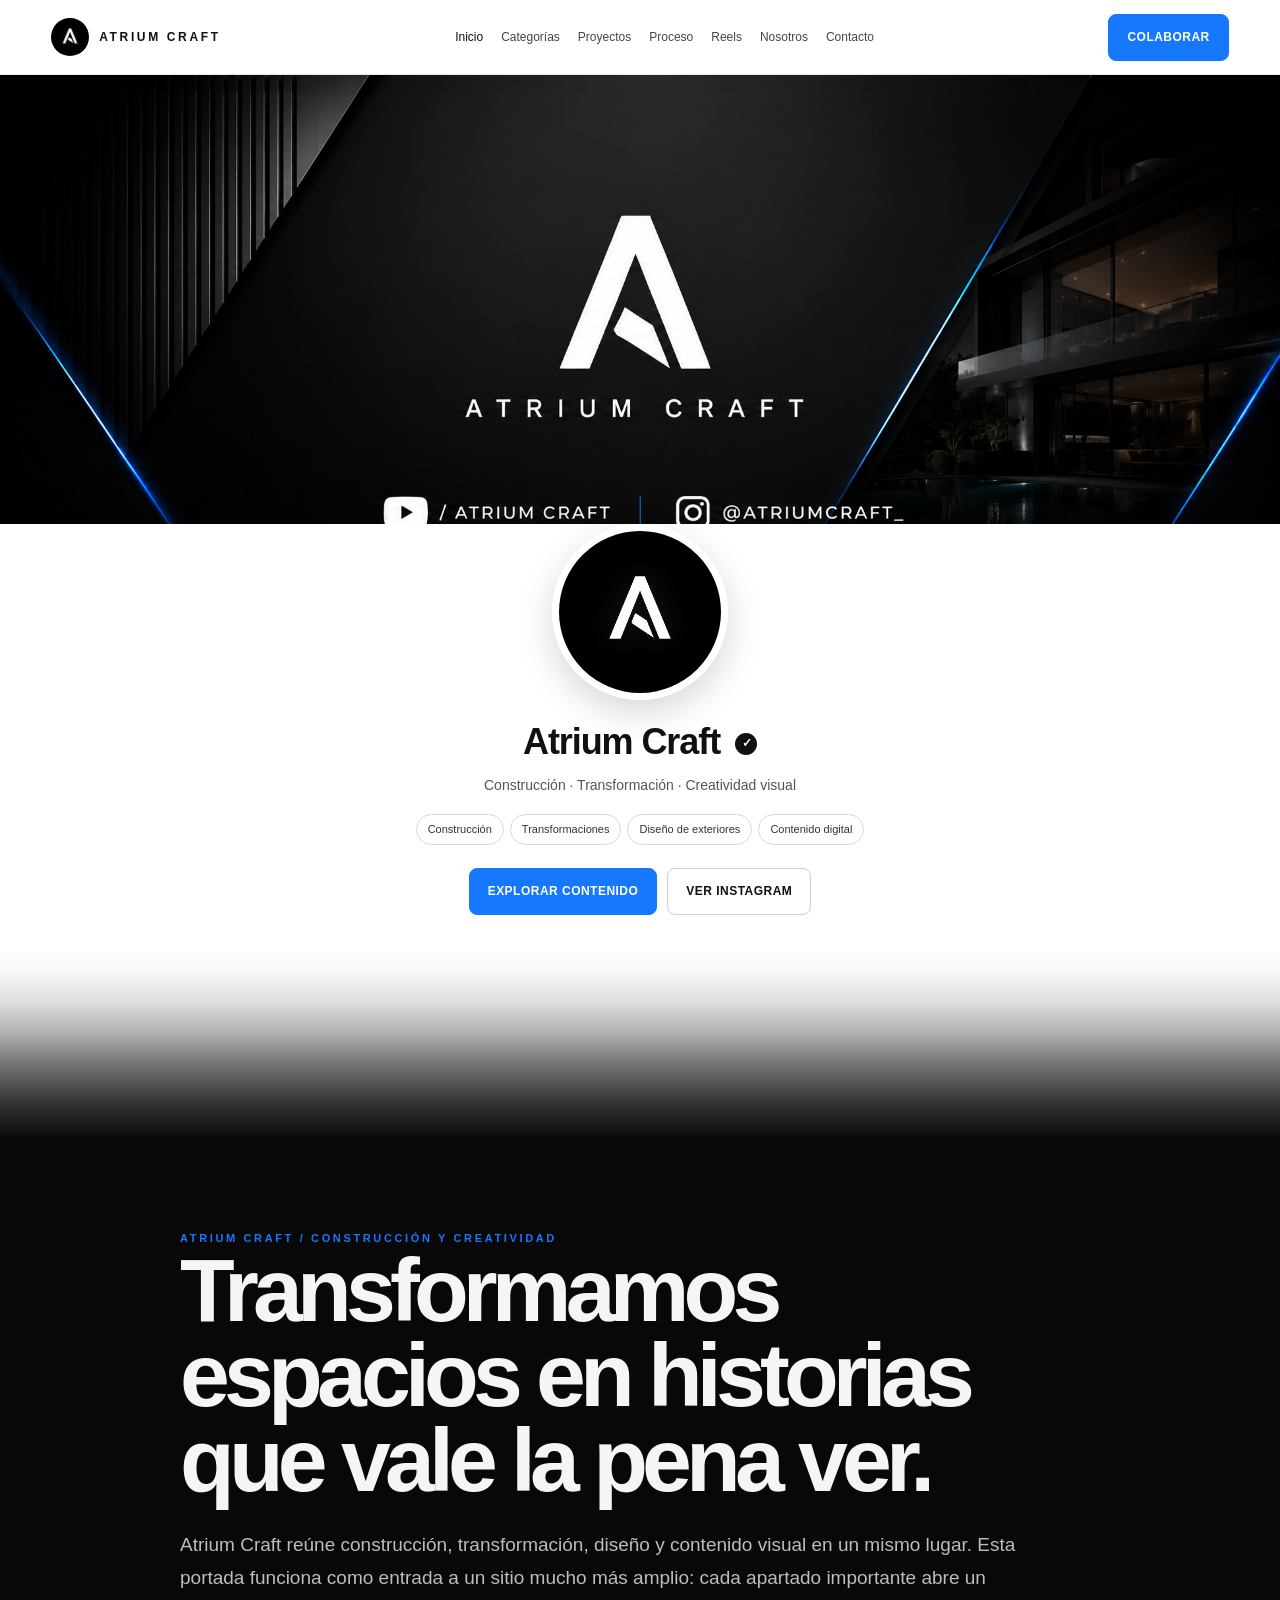
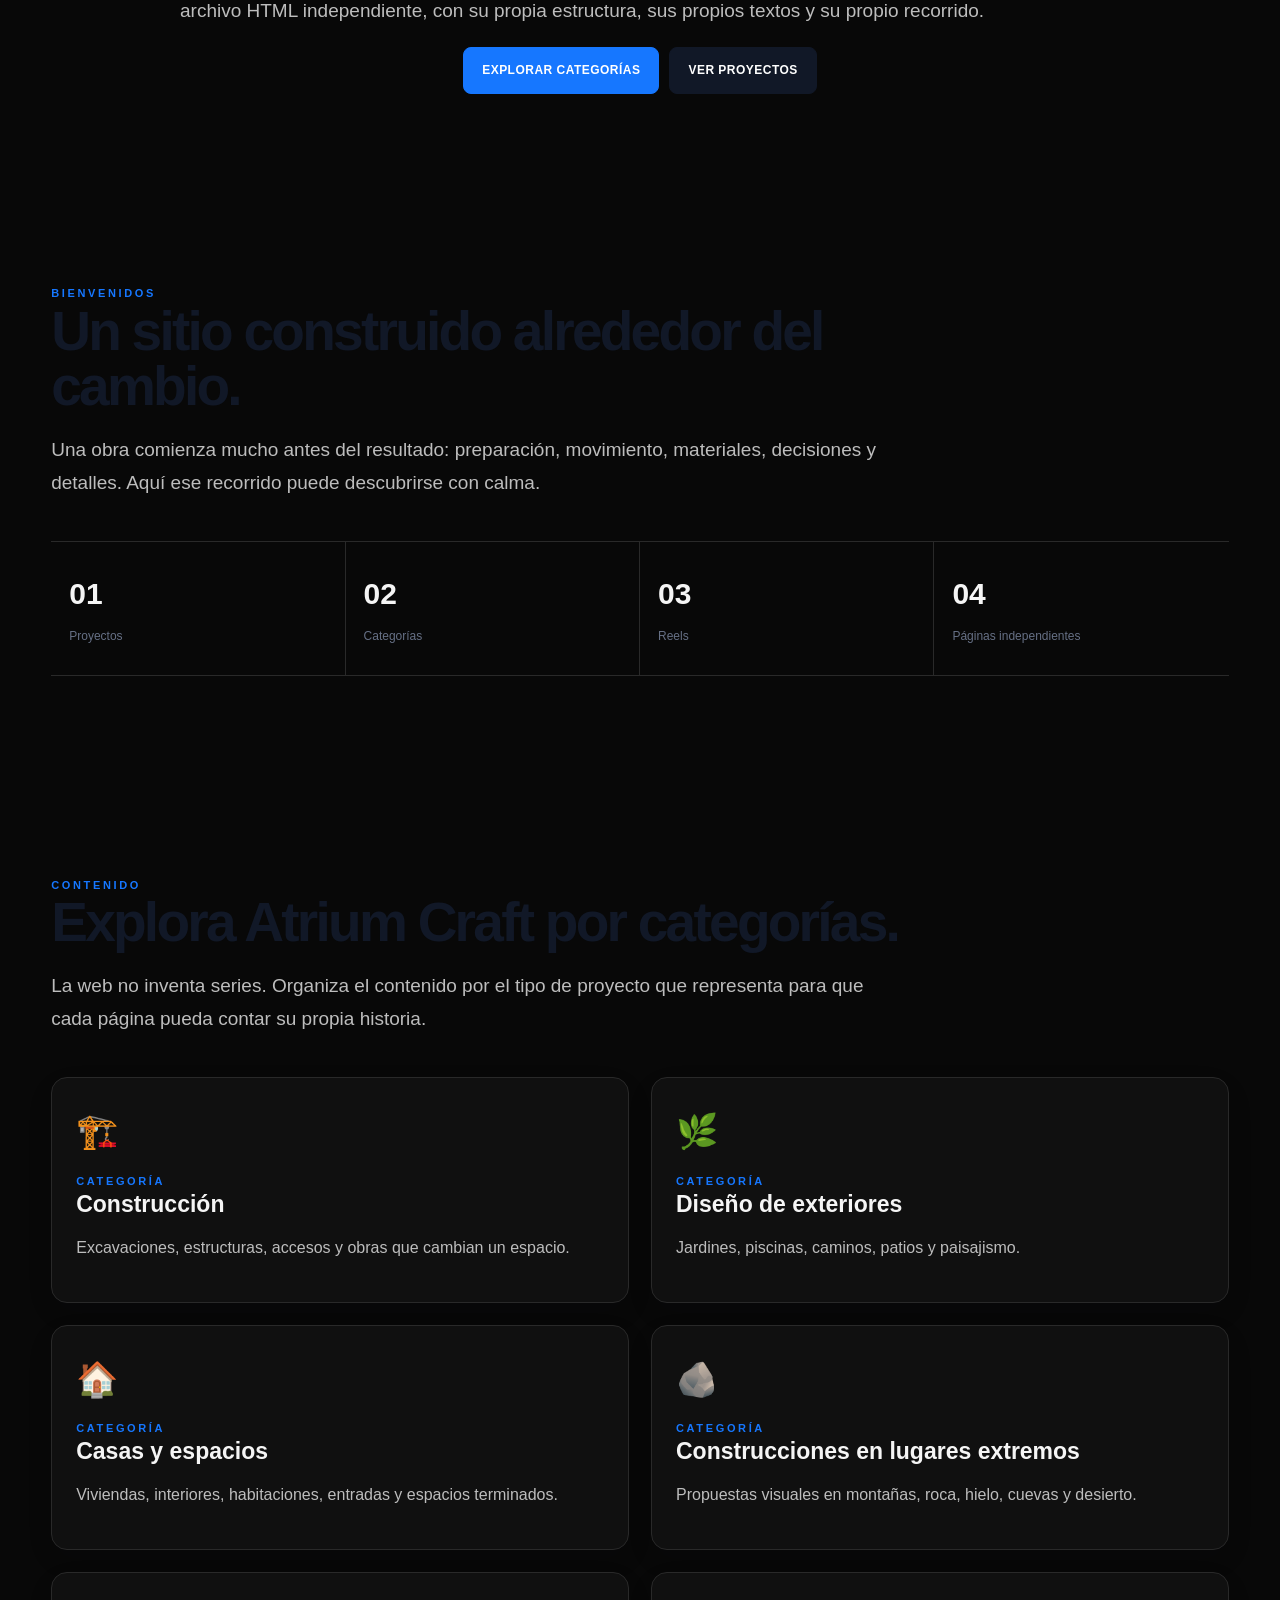
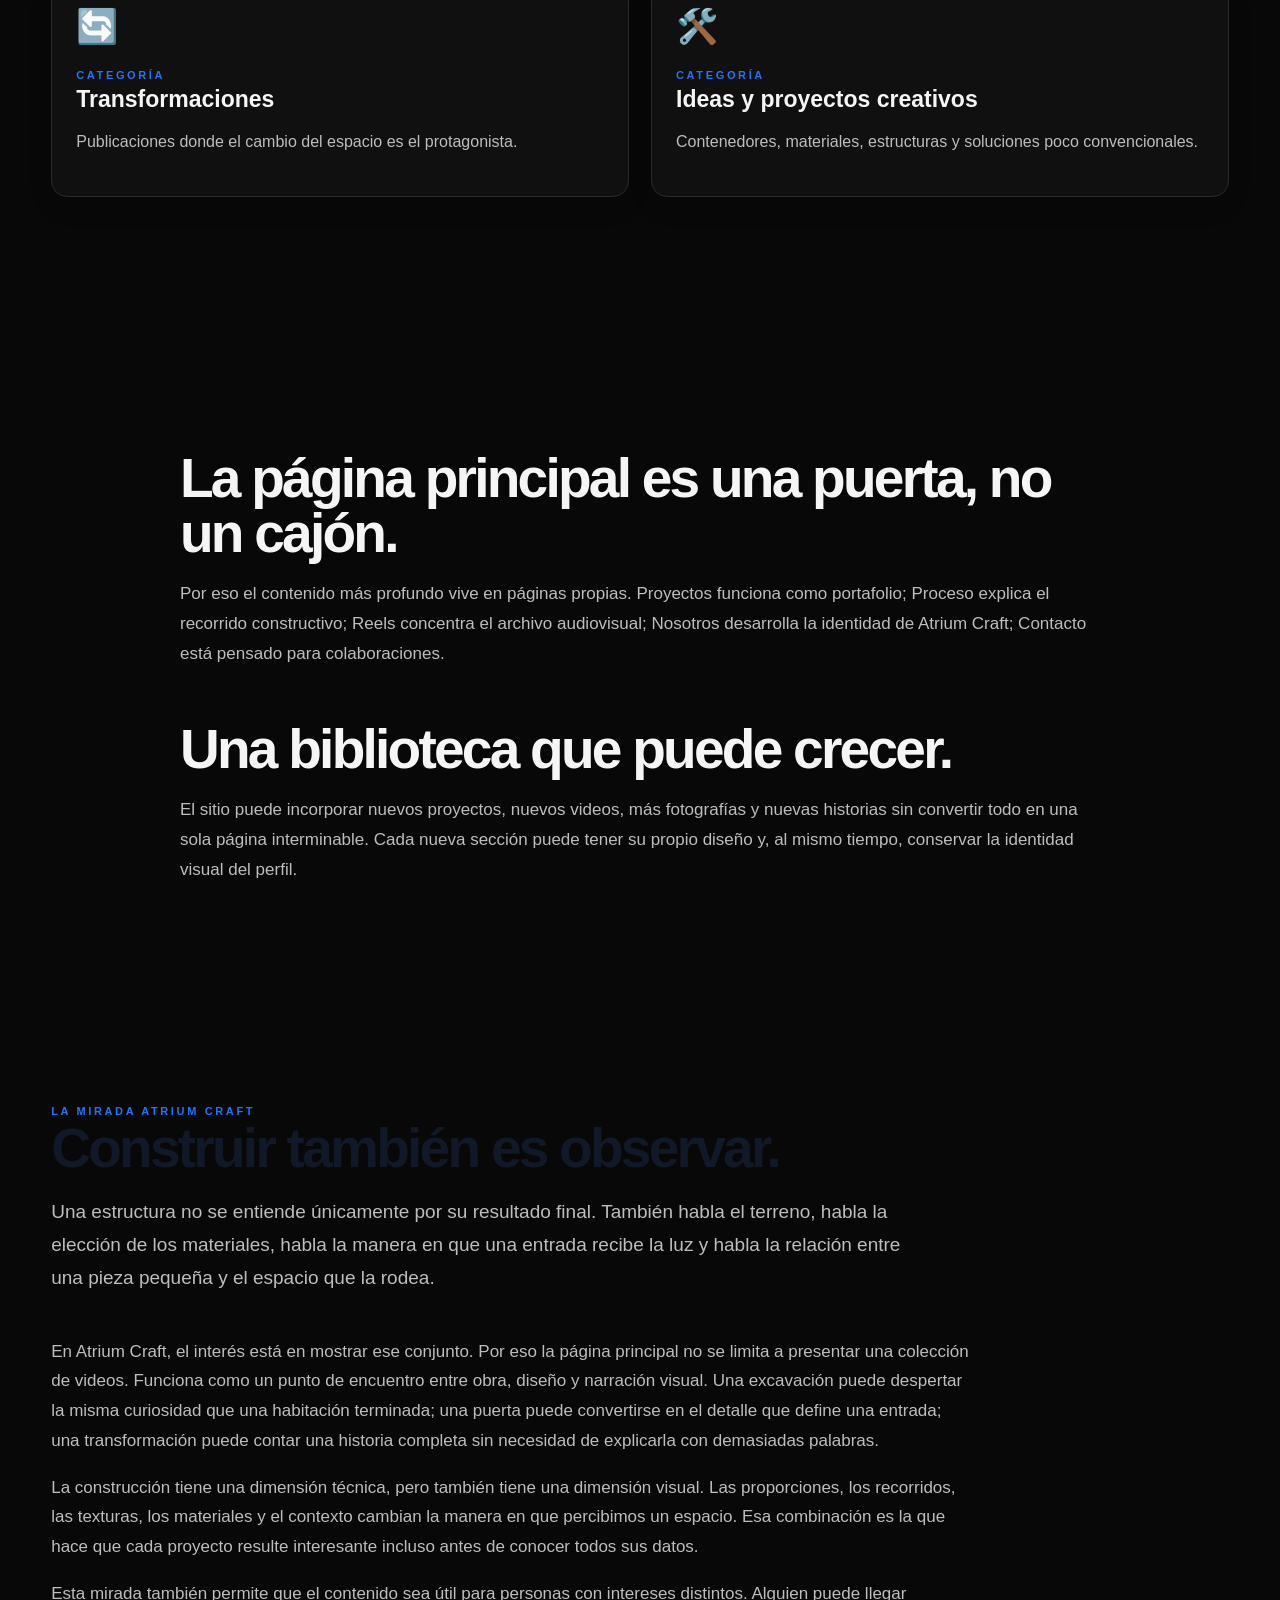
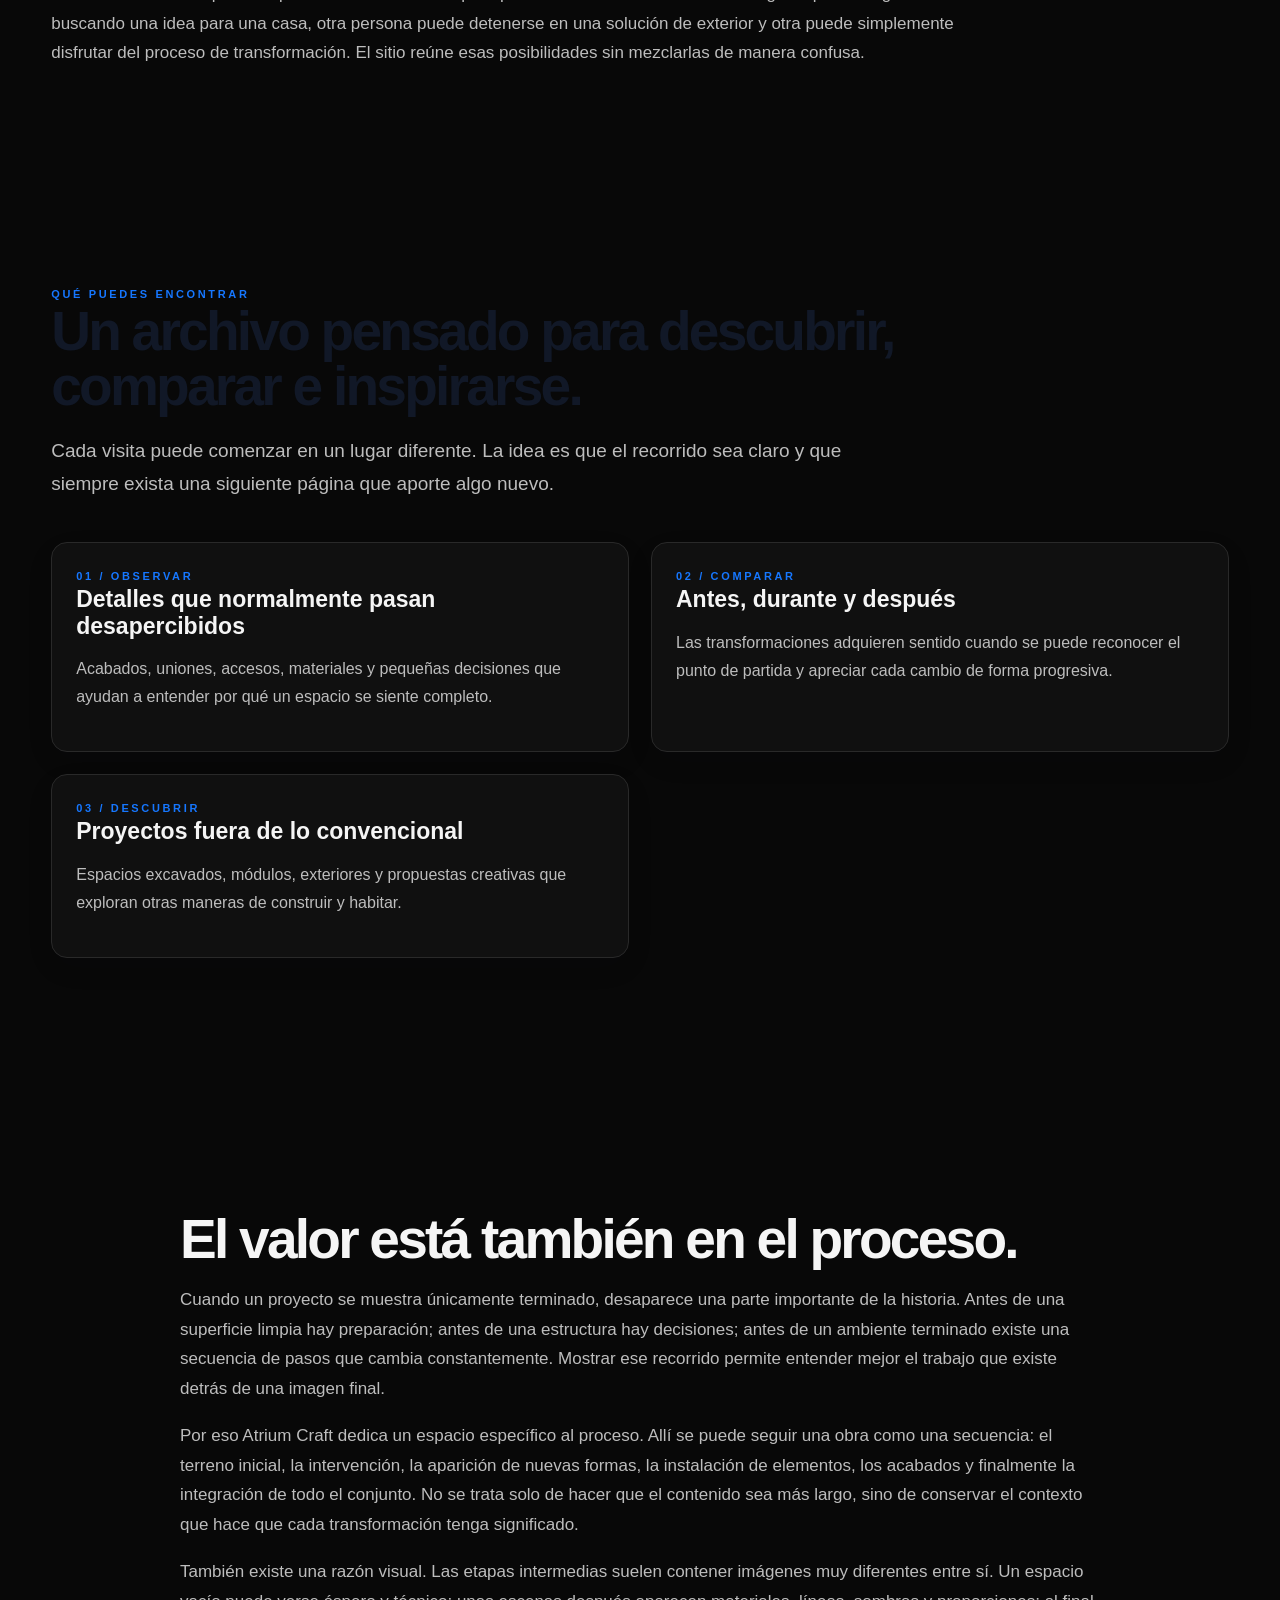
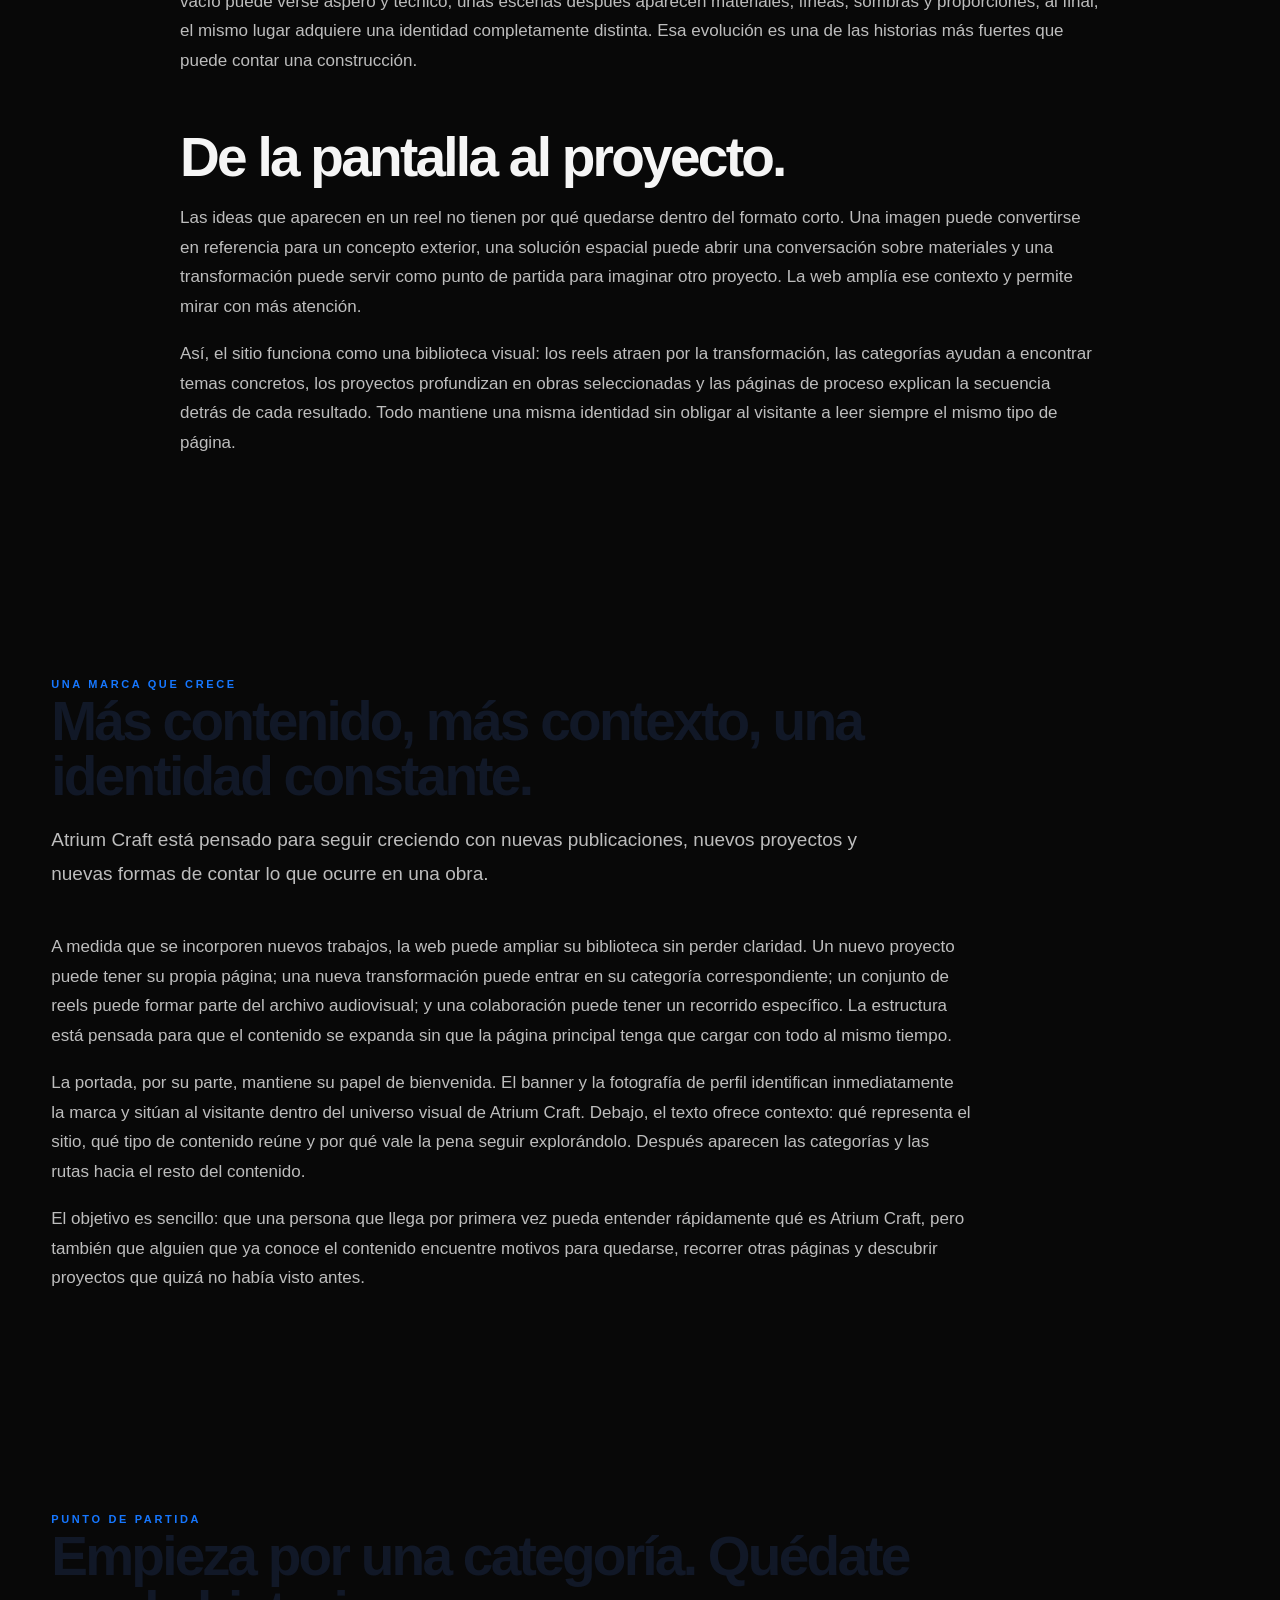
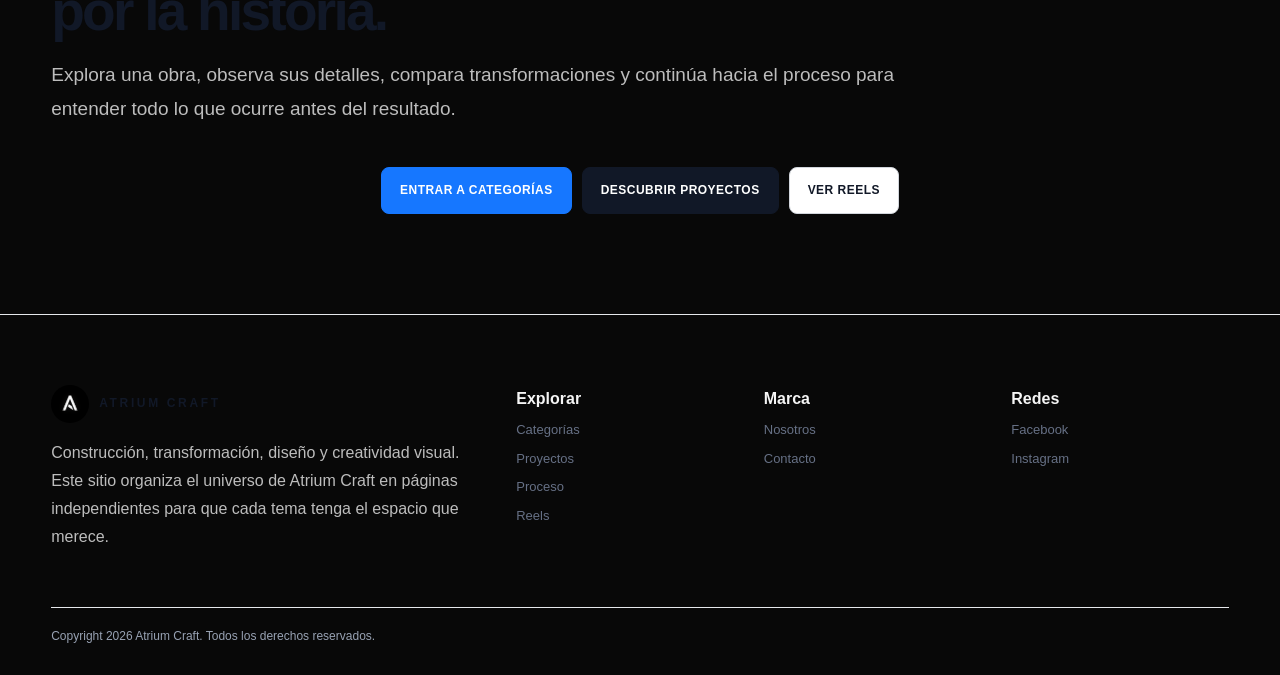
<file: index.html>
<!doctype html>
<html lang="es">

<head>
  <meta charset="utf-8">
  <meta name="viewport" content="width=device-width,initial-scale=1">
  <meta name="description" content="Atrium Craft — sitio web completo en un solo archivo.">
  <title>Atrium Craft</title>
  <style>
    :root {
      --bg: #030405;
      --surface: #0b0e12;
      --surface2: #10151b;
      --text: #f5f7fa;
      --muted: #a3abb6;
      --line: #252e39;
      --blue: #1691ff;
      --blue2: #7dcbff;
      --paper: #f3f4f1;
      --ink: #111315;
      --max: 1320px
    }

    * {
      box-sizing: border-box
    }

    html {
      scroll-behavior: smooth
    }

    body {
      margin: 0;
      background: var(--bg);
      color: var(--text);
      font-family: Arial, Helvetica, sans-serif;
      line-height: 1.75
    }

    a {
      color: inherit;
      text-decoration: none
    }

    img {
      max-width: 100%;
      display: block
    }

    .wrap {
      width: min(92%, var(--max));
      margin: auto
    }

    .top {
      position: sticky;
      top: 0;
      z-index: 50;
      background: rgba(3, 4, 5, .95);
      backdrop-filter: blur(12px);
      border-bottom: 1px solid #151a20
    }

    .nav {
      min-height: 74px;
      display: flex;
      align-items: center;
      justify-content: space-between;
      gap: 20px
    }

    .brand {
      display: flex;
      align-items: center;
      gap: 10px;
      font-size: 12px;
      font-weight: 900;
      letter-spacing: .22em;
      white-space: nowrap
    }

    .brand img {
      width: 38px;
      height: 38px;
      border-radius: 50%;
      object-fit: cover
    }

    .navlinks {
      display: flex;
      gap: 18px;
      align-items: center;
      flex-wrap: wrap
    }

    .navlinks a {
      font-size: 12px;
      color: #aeb6c1
    }

    .navlinks a:hover,
    .navlinks .active {
      color: white
    }

    .btn {
      display: inline-flex;
      align-items: center;
      justify-content: center;
      border: 1px solid #394351;
      border-radius: 8px;
      padding: 12px 18px;
      font-size: 12px;
      font-weight: 900;
      letter-spacing: .04em
    }

    .btn.blue {
      background: var(--blue);
      border-color: var(--blue)
    }

    .btn.dark {
      background: #07090c
    }

    .btn.paper {
      background: white;
      color: #111;
      border-color: white
    }

    .cover-banner {
      background: #000
    }

    .cover-banner img {
      width: 100%;
      height: auto;
      max-height: 620px;
      object-fit: cover
    }

    .profile {
      text-align: center;
      padding-bottom: 45px
    }

    .avatar {
      width: 176px;
      height: 176px;
      border-radius: 50%;
      object-fit: cover;
      border: 7px solid var(--bg);
      margin: -84px auto 0;
      position: relative;
      z-index: 3;
      box-shadow: 0 18px 50px rgba(0, 0, 0, .65)
    }

    .profile-name {
      font-size: 36px;
      font-weight: 900;
      letter-spacing: -.03em;
      margin-top: 10px
    }

    .verified {
      display: inline-flex;
      align-items: center;
      justify-content: center;
      width: 22px;
      height: 22px;
      border-radius: 50%;
      background: #737b86;
      color: #0b0d0f;
      font-size: 12px;
      vertical-align: 7px;
      margin-left: 6px
    }

    .profile-sub {
      font-size: 14px;
      color: #aab2bd
    }

    .chips {
      margin-top: 13px
    }

    .chip {
      display: inline-block;
      border: 1px solid #28323d;
      border-radius: 999px;
      padding: 5px 11px;
      margin: 3px;
      color: #ccd2da;
      font-size: 11px
    }

    .profile-actions {
      display: flex;
      gap: 10px;
      justify-content: center;
      flex-wrap: wrap;
      margin-top: 20px
    }

    .kicker {
      color: var(--blue2);
      font-size: 11px;
      font-weight: 900;
      letter-spacing: .24em;
      text-transform: uppercase
    }

    .section {
      padding: 100px 0
    }

    .alt {
      background: #080b0f
    }

    .deep {
      background: #0a0d11
    }

    .section-head {
      max-width: 900px;
      margin-bottom: 42px
    }

    h1,
    h2,
    h3 {
      margin-top: 0
    }

    h1 {
      font-size: clamp(46px, 7vw, 92px);
      line-height: .95;
      letter-spacing: -.065em;
      margin-bottom: 24px
    }

    h2 {
      font-size: clamp(33px, 4.3vw, 60px);
      line-height: 1;
      letter-spacing: -.05em;
      margin-bottom: 18px
    }

    h3 {
      font-size: 23px;
      line-height: 1.15;
      margin-bottom: 10px
    }

    .lead {
      font-size: 19px;
      color: #d3d8df;
      max-width: 850px
    }

    .muted {
      color: var(--muted)
    }

    .prose {
      max-width: 920px
    }

    .prose p {
      font-size: 17px;
      color: #c2c8d0
    }

    .prose h2 {
      margin-top: 54px
    }

    .grid {
      display: grid;
      gap: 22px
    }

    .g2 {
      grid-template-columns: repeat(2, 1fr)
    }

    .g3 {
      grid-template-columns: repeat(3, 1fr)
    }

    .g4 {
      grid-template-columns: repeat(4, 1fr)
    }

    .card {
      background: linear-gradient(145deg, #0e1217, #090c10);
      border: 1px solid var(--line);
      border-radius: 16px;
      overflow: hidden
    }

    .card-body {
      padding: 24px
    }

    .media {
      position: relative
    }

    .thumb {
      width: 100%;
      height: 300px;
      object-fit: cover
    }

    .overlay {
      position: absolute;
      left: 0;
      right: 0;
      bottom: 0;
      padding: 20px;
      background: linear-gradient(transparent, rgba(0, 0, 0, .94));
      font-weight: 900
    }

    .play {
      position: absolute;
      top: 15px;
      left: 15px;
      width: 45px;
      height: 45px;
      border-radius: 50%;
      background: rgba(0, 0, 0, .72);
      border: 1px solid rgba(255, 255, 255, .25);
      display: flex;
      align-items: center;
      justify-content: center
    }

    .footer {
      padding: 70px 0 28px;
      border-top: 1px solid var(--line);
      background: #020304
    }

    .footer-grid {
      display: grid;
      grid-template-columns: 2fr 1fr 1fr 1fr;
      gap: 30px
    }

    .footer-links a {
      display: block;
      color: #939ca8;
      font-size: 13px;
      margin: 6px 0
    }

    .footer-copy {
      margin-top: 40px;
      padding-top: 18px;
      border-top: 1px solid #171d24;
      color: #5f6874;
      font-size: 12px
    }

    /* HOME */
    .home-hero {
      min-height: 680px;
      position: relative;
      display: flex;
      align-items: center;
      overflow: hidden
    }

    .home-hero:before {
      content: "";
      position: absolute;
      inset: 0;
      background: linear-gradient(90deg, rgba(0, 0, 0, .95), rgba(0, 0, 0, .5), rgba(0, 0, 0, .78)), url('assets/banner-atrium-craft.png') center/cover no-repeat
    }

    .home-inner {
      position: relative;
      z-index: 1;
      padding: 100px 0;
      max-width: 920px
    }

    .statbar {
      display: grid;
      grid-template-columns: repeat(4, 1fr);
      border-top: 1px solid var(--line);
      border-bottom: 1px solid var(--line)
    }

    .stat {
      padding: 26px 18px;
      border-right: 1px solid var(--line)
    }

    .stat:last-child {
      border-right: 0
    }

    .stat strong {
      display: block;
      font-size: 30px
    }

    .stat span {
      font-size: 12px;
      color: var(--muted)
    }

    .category-grid {
      display: grid;
      grid-template-columns: repeat(2, 1fr);
      gap: 22px
    }

    .quote {
      padding: 42px;
      border: 1px solid #28313b;
      border-left: 4px solid var(--blue);
      border-radius: 14px;
      background: #06090d;
      font-size: 28px;
      line-height: 1.4
    }

    /* CATEGORY */
    .cat-intro {
      padding: 92px 0 55px;
      background: radial-gradient(circle at 80% 10%, rgba(22, 145, 255, .14), transparent 35%), #050709
    }

    .cat-cards {
      display: grid;
      grid-template-columns: repeat(3, 1fr);
      gap: 18px
    }

    .cat-card {
      min-height: 320px;
      border: 1px solid var(--line);
      padding: 28px;
      display: flex;
      flex-direction: column;
      justify-content: space-between;
      background: #080b0f
    }

    .cat-card .icon {
      font-size: 34px
    }

    .cat-card h2 {
      font-size: 30px;
      margin: 18px 0 10px
    }

    .cat-card p {
      color: #9da6b1
    }

    /* CONSTRUCTION */
    .construction-page {
      background: #0b0d0f
    }

    .blueprint {
      background: #e9ecef;
      color: #111;
      padding: 70px 0
    }

    .blueprint-grid {
      display: grid;
      grid-template-columns: 1.1fr .9fr;
      gap: 40px;
      align-items: start
    }

    .blueprint h1 {
      font-size: clamp(55px, 8vw, 110px)
    }

    .specs {
      border-left: 2px solid #111;
      padding-left: 24px
    }

    .spec-row {
      display: flex;
      justify-content: space-between;
      gap: 20px;
      border-bottom: 1px solid #b8bec4;
      padding: 12px 0;
      font: 800 12px/1.4 monospace
    }

    .field {
      padding: 100px 0
    }

    .field-grid {
      display: grid;
      grid-template-columns: 1.25fr .75fr;
      gap: 28px
    }

    .field img {
      width: 100%;
      height: 570px;
      object-fit: cover
    }

    .field-notes {
      border-top: 1px solid #2b323a
    }

    .field-note {
      padding: 26px 0;
      border-bottom: 1px solid #2b323a
    }

    .field-note strong {
      display: block;
      color: var(--blue2);
      font-size: 12px;
      letter-spacing: .15em
    }

    .field-note p {
      color: #a5aeb9;
      margin: 7px 0
    }

    /* OUTDOORS */
    .outdoors-page {
      background: #07100a
    }

    .outdoor-hero {
      display: grid;
      grid-template-columns: 1fr 1fr;
      min-height: 680px
    }

    .outdoor-hero img {
      width: 100%;
      height: 100%;
      object-fit: cover
    }

    .outdoor-hero-copy {
      padding: 90px 8vw;
      display: flex;
      flex-direction: column;
      justify-content: center;
      background: #0a150d
    }

    .green-grid {
      display: grid;
      grid-template-columns: repeat(4, 1fr);
      gap: 1px;
      background: #213124
    }

    .green-item {
      background: #0b130e;
      padding: 32px;
      min-height: 260px
    }

    .green-item h3 {
      font-size: 20px
    }

    .green-item p {
      color: #8fa092;
      font-size: 14px
    }

    .outdoor-story {
      padding: 110px 0
    }

    .outdoor-story .story {
      display: grid;
      grid-template-columns: .7fr 1.3fr;
      gap: 70px
    }

    .outdoor-story .story h2 {
      font-size: 70px
    }

    /* HOUSES */
    .houses-page {
      background: #f2f0ea;
      color: #17191a
    }

    .houses-page .muted {
      color: #62676a
    }

    .houses-page .kicker {
      color: #176fa8
    }

    .houses-page .top {
      background: rgba(242, 240, 234, .96);
      border-color: #d2d0ca
    }

    .houses-page .navlinks a {
      color: #63676a
    }

    .houses-page .navlinks a:hover,
    .houses-page .navlinks .active {
      color: #111
    }

    .houses-page .brand {
      color: #111
    }

    .houses-page .btn {
      border-color: #a6aaab
    }

    .houses-page .footer {
      background: #17191a;
      color: white
    }

    .paper-hero {
      padding: 95px 0 80px;
      border-bottom: 1px solid #d1cec7
    }

    .paper-columns {
      display: grid;
      grid-template-columns: 1.1fr .9fr;
      gap: 70px
    }

    .paper-columns p {
      font-size: 18px;
      color: #5a5f62
    }

    .paper-photo {
      margin-top: 50px
    }

    .paper-photo img {
      width: 100%;
      height: 580px;
      object-fit: cover
    }

    .room-grid {
      display: grid;
      grid-template-columns: repeat(12, 1fr);
      gap: 14px
    }

    .room-grid .room {
      grid-column: span 5;
      border-top: 3px solid #111;
      padding-top: 18px
    }

    .room-grid .room.big {
      grid-column: span 7
    }

    .room p {
      color: #666;
      font-size: 14px
    }

    /* EXTREME */
    .extreme-page {
      background: #050608
    }

    .extreme-hero {
      min-height: 760px;
      position: relative;
      background: url('assets/reel-02.jpg') center/cover no-repeat
    }

    .extreme-hero:after {
      content: "";
      position: absolute;
      inset: 0;
      background: linear-gradient(180deg, rgba(0, 0, 0, .2), rgba(0, 0, 0, .9))
    }

    .extreme-copy {
      position: relative;
      z-index: 1;
      padding: 170px 0 90px;
      max-width: 900px
    }

    .extreme-label {
      font: 800 11px/1 monospace;
      letter-spacing: .2em;
      color: #d9f0ff
    }

    .extreme-log {
      display: grid;
      grid-template-columns: repeat(3, 1fr);
      gap: 0;
      border-top: 1px solid #353a40;
      border-bottom: 1px solid #353a40
    }

    .extreme-log article {
      padding: 35px;
      border-right: 1px solid #353a40
    }

    .extreme-log article:last-child {
      border-right: 0
    }

    .extreme-log p {
      color: #959da7;
      font-size: 14px
    }

    .extreme-text {
      padding: 100px 0
    }

    .extreme-text .manifest {
      font-size: 44px;
      line-height: 1.12;
      max-width: 1100px
    }

    /* TRANSFORMATIONS */
    .transform-page {
      background: #f5f6f7;
      color: #151719
    }

    .transform-page .top {
      background: rgba(245, 246, 247, .96);
      border-color: #d8dce0
    }

    .transform-page .brand,
    .transform-page .navlinks a {
      color: #111
    }

    .trans-title {
      padding: 85px 0 40px
    }

    .before-after {
      display: grid;
      grid-template-columns: 1fr 1fr;
      gap: 12px
    }

    .ba {
      position: relative;
      background: #ddd
    }

    .ba img {
      width: 100%;
      height: 560px;
      object-fit: cover
    }

    .ba span {
      position: absolute;
      left: 18px;
      top: 18px;
      background: #111;
      color: white;
      padding: 7px 11px;
      font: 900 10px/1 Arial;
      letter-spacing: .14em
    }

    .trans-copy {
      max-width: 900px;
      padding: 55px 0 100px
    }

    .trans-copy p {
      font-size: 18px;
      color: #5e646a
    }

    .stages {
      display: grid;
      grid-template-columns: repeat(5, 1fr);
      border-top: 1px solid #c4c8cc
    }

    .stage {
      padding: 28px 18px;
      border-right: 1px solid #c4c8cc;
      min-height: 220px
    }

    .stage:last-child {
      border: 0
    }

    .stage b {
      font: 900 11px/1 Arial;
      color: #777;
      letter-spacing: .16em
    }

    .stage h3 {
      margin-top: 25px
    }

    /* IDEAS */
    .ideas-page {
      background: #121013
    }

    .ideas-hero {
      padding: 85px 0 60px
    }

    .ideas-board {
      display: grid;
      grid-template-columns: repeat(12, 1fr);
      gap: 14px
    }

    .idea {
      padding: 24px;
      border: 1px solid #343037;
      background: #181519;
      min-height: 260px
    }

    .idea:nth-child(1) {
      grid-column: span 7
    }

    .idea:nth-child(2) {
      grid-column: span 5
    }

    .idea:nth-child(3) {
      grid-column: span 5
    }

    .idea:nth-child(4) {
      grid-column: span 7
    }

    .idea:nth-child(5) {
      grid-column: span 4
    }

    .idea:nth-child(6) {
      grid-column: span 4
    }

    .idea:nth-child(7) {
      grid-column: span 4
    }

    .idea h3 {
      margin-top: 45px
    }

    .idea p {
      color: #9f99a1
    }

    .ideas-essay {
      padding: 95px 0;
      display: grid;
      grid-template-columns: .7fr 1.3fr;
      gap: 60px;
      border-top: 1px solid #302b31
    }

    .ideas-essay h2 {
      font-size: 66px
    }

    /* PROJECTS */
    .projects-page {
      background: #060708
    }

    .project-index {
      padding: 90px 0 40px
    }

    .project-table {
      border-top: 1px solid #2e353e
    }

    .project-row {
      display: grid;
      grid-template-columns: 90px 1.2fr .9fr 120px;
      gap: 25px;
      align-items: center;
      border-bottom: 1px solid #2e353e;
      padding: 28px 0
    }

    .project-row img {
      width: 160px;
      height: 100px;
      object-fit: cover
    }

    .project-name {
      font-size: 22px;
      font-weight: 900
    }

    .project-meta {
      color: #8f98a5;
      font-size: 13px
    }

    .project-no {
      color: var(--blue2);
      font: 900 12px monospace
    }

    .project-essay {
      padding: 95px 0;
      background: #0b0f14
    }

    .project-essay p {
      max-width: 930px;
      color: #b9c0c8;
      font-size: 17px
    }

    /* PROCESS */
    .process-page {
      background: #e8eaeb;
      color: #111
    }

    .process-page .top {
      background: rgba(232, 234, 235, .97);
      border-color: #cbd0d4
    }

    .process-page .brand,
    .process-page .navlinks a {
      color: #111
    }

    .process-intro {
      padding: 90px 0 40px
    }

    .process-intro h1 {
      font-size: clamp(55px, 8vw, 120px)
    }

    .process-line {
      border-top: 3px solid #111;
      margin-top: 40px
    }

    .process-item {
      display: grid;
      grid-template-columns: 100px .7fr 1.3fr;
      gap: 35px;
      padding: 44px 0;
      border-bottom: 1px solid #c3c7ca
    }

    .process-num {
      font: 900 50px/1 monospace
    }

    .process-item h2 {
      font-size: 38px
    }

    .process-item p {
      color: #5c6267;
      font-size: 16px
    }

    .process-bottom {
      margin-top: 70px;
      background: #111;
      color: white;
      padding: 70px 0
    }

    .process-bottom .grid2 {
      display: grid;
      grid-template-columns: 1fr 1fr;
      gap: 70px
    }

    .process-bottom p {
      color: #adb4bc;
      font-size: 16px
    }

    /* REELS */
    .reels-page {
      background: #f1f0ed;
      color: #141617
    }

    .reels-page .top {
      background: rgba(241, 240, 237, .96);
      border-color: #d2d0ca
    }

    .reels-page .brand,
    .reels-page .navlinks a {
      color: #111
    }

    .reels-title {
      padding: 80px 0 40px
    }

    .reels-head {
      display: flex;
      align-items: flex-end;
      justify-content: space-between;
      gap: 30px
    }

    .reels-head .big {
      font: 900 clamp(70px, 12vw, 180px)/.75 monospace;
      letter-spacing: -.08em
    }

    .reels-count {
      font: 900 70px/.8 Arial;
      text-align: right
    }

    .reels-masonry {
      columns: 4 240px;
      column-gap: 15px;
      padding: 35px 0 110px
    }

    .reel-card {
      break-inside: avoid;
      margin: 0 0 15px;
      background: white;
      border: 1px solid #d9d7d1;
      border-radius: 14px;
      overflow: hidden
    }

    .reel-card img {
      width: 100%;
      aspect-ratio: 9/12;
      object-fit: cover
    }

    .reel-card .rcopy {
      padding: 16px
    }

    .reel-card .rcopy small {
      font: 900 9px/1 monospace;
      color: #73767a;
      letter-spacing: .13em
    }

    .reel-card .rcopy h3 {
      font-size: 16px;
      margin: 8px 0 0
    }

    .reels-bottom {
      background: #dadbd7;
      padding: 55px 0
    }

    .reels-bottom p {
      max-width: 800px;
      color: #565b5e;
      font-size: 16px
    }

    /* NOSOTROS */
    .about-page {
      background: #0d0e10
    }

    .about-hero {
      padding: 100px 0 65px
    }

    .about-hero h1 {
      max-width: 1200px
    }

    .manifesto {
      border-top: 1px solid #2b2f34;
      border-bottom: 1px solid #2b2f34;
      padding: 80px 0
    }

    .manifesto p {
      font-size: clamp(27px, 4vw, 55px);
      font-weight: 900;
      line-height: 1.05;
      max-width: 1120px;
      letter-spacing: -.03em
    }

    .about-grid {
      display: grid;
      grid-template-columns: repeat(3, 1fr);
      gap: 1px;
      background: #2b2f34
    }

    .about-card {
      background: #0d0e10;
      padding: 40px;
      min-height: 360px
    }

    .about-card span {
      color: var(--blue2);
      font: 900 11px/1 monospace
    }

    .about-card h2 {
      font-size: 32px;
      margin-top: 60px
    }

    .about-card p {
      color: #9aa1aa;
      font-size: 15px
    }

    .about-origin {
      padding: 90px 0;
      display: grid;
      grid-template-columns: .8fr 1.2fr;
      gap: 80px
    }

    .about-origin h2 {
      font-size: 70px
    }

    .about-origin p {
      color: #aab0b8;
      font-size: 17px
    }

    /* CONTACT */
    .contact-page {
      background: #dfe4e7;
      color: #111;
      min-height: 100vh
    }

    .contact-panel {
      width: min(1180px, 92%);
      margin: 60px auto 90px;
      display: grid;
      grid-template-columns: .85fr 1.15fr;
      background: #fff;
      box-shadow: 0 20px 70px rgba(0, 0, 0, .12)
    }

    .contact-left {
      background: #0c0d0f;
      color: #fff;
      padding: 65px;
      display: flex;
      flex-direction: column;
      justify-content: space-between
    }

    .contact-left h1 {
      font-size: clamp(58px, 7vw, 104px)
    }

    .contact-left p {
      color: #9ba3ad;
      font-size: 15px
    }

    .contact-right {
      padding: 65px
    }

    .contact-right h2 {
      font-size: 38px
    }

    .form {
      display: grid;
      gap: 18px
    }

    .form label {
      font: 900 10px/1 Arial;
      letter-spacing: .14em;
      text-transform: uppercase;
      color: #555
    }

    .form input,
    .form select,
    .form textarea {
      border: 0;
      border-bottom: 2px solid #c3c6c8;
      background: transparent;
      padding: 13px 0;
      outline: 0;
      font-size: 15px
    }

    .form textarea {
      min-height: 130px;
      resize: vertical
    }

    .form button {
      border: 0;
      background: #111;
      color: white;
      padding: 18px;
      font: 900 12px/1 Arial;
      letter-spacing: .12em;
      text-transform: uppercase
    }

    .contact-note {
      margin-top: 25px;
      padding: 18px;
      background: #eef0f0;
      color: #666;
      font-size: 12px
    }

    @media(max-width:950px) {
      
.navlinks {
  display: flex !important;
  flex-wrap: nowrap !important;
  order: 3;
  flex: 0 0 100%;
  width: 100%;
  max-width: 100%;
  overflow-x: auto;
  overflow-y: hidden;
  white-space: nowrap;
  gap: 18px;
  padding: 12px 0;
  visibility: visible !important;
}

.navlinks a {
  display: inline-block !important;
  flex: 0 0 auto;
  visibility: visible !important;
  white-space: nowrap;
}

.nav {
  display: flex;
  flex-wrap: wrap;
  gap: 8px 12px;
  padding-top: 8px;
  padding-bottom: 8px;
}

.brand {
  order: 1;
  flex: 1 1 auto;
}

.nav > .btn {
  order: 2;
  margin-left: auto;
}


      .footer-grid,
      .blueprint-grid,
      .field-grid,
      .outdoor-hero,
      .paper-columns,
      .extreme-log,
      .process-bottom .grid2,
      .about-origin,
      .contact-panel {
        grid-template-columns: 1fr
      }

      .cat-cards,
      .g3,
      .g4,
      .green-grid,
      .about-grid {
        grid-template-columns: repeat(2, 1fr)
      }

      .project-row {
        grid-template-columns: 60px 1fr 100px
      }

      .project-row .hide-mobile {
        display: none
      }

      .room-grid {
        grid-template-columns: 1fr
      }

      .room-grid .room,
      .room-grid .room.big {
        grid-column: auto
      }

      .stages {
        grid-template-columns: 1fr 1fr
      }

      .stage {
        border-bottom: 1px solid #c4c8cc
      }

      .before-after {
        grid-template-columns: 1fr
      }

      .ideas-board {
        grid-template-columns: 1fr
      }

      .idea,
      .idea:nth-child(n) {
        grid-column: auto
      }

      .ideas-essay {
        grid-template-columns: 1fr
      }

      .process-item {
        grid-template-columns: 70px 1fr
      }

      .process-item p {
        grid-column: 2
      }
    }

    @media(max-width:640px) {
      .avatar {
        width: 145px;
        height: 145px;
        margin-top: -70px
      }

      .profile-name {
        font-size: 28px
      }

      .section {
        padding: 78px 0
      }

      .lead {
        font-size: 17px
      }

      .statbar {
        grid-template-columns: 1fr 1fr
      }

      .cat-cards,
      .g2,
      .g3,
      .g4,
      .green-grid,
      .about-grid,
      .stages {
        grid-template-columns: 1fr
      }

      .project-row {
        grid-template-columns: 50px 1fr
      }

      .project-row img {
        display: none
      }

      .contact-left,
      .contact-right {
        padding: 38px
      }

      .extreme-copy {
        padding-top: 130px
      }

      .reels-head {
        display: block
      }

      .reels-count {
        text-align: left;
        margin-top: 25px
      }
    }

    .site-page {
      display: none
    }

    .site-page.active {
      display: block
    }

    /* WHITE PROFESSIONAL EDITION */
    :root {
      --bg: #ffffff;
      --surface: #ffffff;
      --surface2: #f7f8fa;
      --text: #111827;
      --muted: #667085;
      --line: #e5e7eb;
      --blue: #1677ff;
      --blue2: #1677ff;
      --paper: #ffffff;
      --ink: #111827
    }

    body {
      background: #fff;
      color: #111827
    }

    .site-page {
      background: #fff;
      color: #111827
    }

    .top {
      background: rgba(255, 255, 255, .96);
      border-bottom: 1px solid #e5e7eb;
      box-shadow: 0 4px 18px rgba(15, 23, 42, .05)
    }

    .brand {
      color: #111827
    }

    .brand img {
      box-shadow: none
    }

    .navlinks a {
      color: #667085
    }

    .navlinks a:hover,
    .navlinks .active {
      color: #111827
    }

    .btn {
      border-color: #d1d5db;
      background: #fff;
      color: #111827
    }

    .btn.blue {
      background: #1677ff;
      border-color: #1677ff;
      color: #fff
    }

    .btn.dark {
      background: #111827;
      border-color: #111827;
      color: #fff
    }

    .btn.paper {
      background: #fff;
      color: #111827;
      border-color: #d1d5db
    }

    .cover-banner {
      background: #f5f7fa
    }

    .avatar {
      border-color: #fff;
      box-shadow: 0 15px 45px rgba(15, 23, 42, .16)
    }

    .profile-sub {
      color: #667085
    }

    .chip {
      border-color: #dbe1e8;
      color: #475467;
      background: #fff
    }

    .kicker {
      color: #1677ff
    }

    .section {
      background: #fff
    }

    .alt,
    .deep {
      background: #f8fafc
    }

    .section-head {
      color: #111827
    }

    .lead {
      color: #475467
    }

    .muted {
      color: #667085
    }

    .prose p {
      color: #475467
    }

    .card {
      background: #fff;
      border-color: #e5e7eb;
      box-shadow: 0 10px 30px rgba(15, 23, 42, .06)
    }

    .overlay {
      background: linear-gradient(transparent, rgba(17, 24, 39, .88));
      color: #fff
    }

    .play {
      background: rgba(17, 24, 39, .82)
    }

    .footer {
      background: #fff;
      border-top: 1px solid #e5e7eb;
      color: #111827
    }

    .footer-links a {
      color: #667085
    }

    .footer-copy {
      border-color: #e5e7eb;
      color: #98a2b3
    }

    .home-hero {
      background: #fff;
      color: #111827;
      min-height: 560px
    }

    .home-hero:before {
      display: none
    }

    .home-inner {
      padding: 90px 0
    }

    .statbar {
      border-color: #e5e7eb
    }

    .stat {
      border-color: #e5e7eb
    }

    .stat span {
      color: #667085
    }

    .quote {
      background: #f8fafc;
      border-color: #dbe5ef;
      color: #111827
    }

    .cat-intro {
      background: linear-gradient(180deg, #fff, #f8fafc)
    }

    .cat-card {
      background: #fff;
      border-color: #e5e7eb;
      box-shadow: 0 8px 24px rgba(15, 23, 42, .05)
    }

    .cat-card p {
      color: #667085
    }

    .construction-page,
    .blueprint,
    .field {
      background: #fff;
      color: #111827
    }

    .blueprint {
      border-bottom: 1px solid #e5e7eb
    }

    .specs {
      border-color: #111827
    }

    .spec-row {
      border-color: #d1d5db
    }

    .field-notes {
      border-color: #e5e7eb
    }

    .field-note {
      border-color: #e5e7eb
    }

    .field-note p {
      color: #667085
    }

    .outdoors-page,
    .outdoor-hero-copy,
    .green-item {
      background: #fff;
      color: #111827
    }

    .outdoor-hero {
      background: #fff
    }

    .green-grid {
      background: #e5e7eb
    }

    .green-item {
      border: 0
    }

    .green-item p {
      color: #667085
    }

    .outdoor-story {
      background: #fff
    }

    .outdoor-story .story p {
      color: #475467
    }

    .houses-page {
      background: #fff;
      color: #111827
    }

    .houses-page .top {
      background: rgba(255, 255, 255, .96);
      border-color: #e5e7eb
    }

    .houses-page .navlinks a {
      color: #667085
    }

    .houses-page .navlinks a:hover,
    .houses-page .navlinks .active {
      color: #111827
    }

    .houses-page .brand {
      color: #111827
    }

    .houses-page .btn {
      border-color: #d1d5db
    }

    .paper-hero {
      border-color: #e5e7eb
    }

    .paper-columns p {
      color: #667085
    }

    .room-grid .room {
      border-color: #111827
    }

    .room p {
      color: #667085
    }

    .extreme-page {
      background: #fff;
      color: #111827
    }

    .extreme-hero {
      background: #fff
    }

    .extreme-hero:after {
      display: none
    }

    .extreme-label {
      color: #1677ff
    }

    .extreme-log {
      border-color: #d1d5db
    }

    .extreme-log article {
      border-color: #d1d5db
    }

    .extreme-log p {
      color: #667085
    }

    .extreme-text {
      background: #fff
    }

    .extreme-text .manifest {
      color: #111827
    }

    .transform-page {
      background: #fff;
      color: #111827
    }

    .transform-page .top {
      background: rgba(255, 255, 255, .96);
      border-color: #e5e7eb
    }

    .transform-page .brand,
    .transform-page .navlinks a {
      color: #111827
    }

    .trans-copy p {
      color: #667085
    }

    .stages {
      border-color: #d1d5db
    }

    .stage {
      border-color: #d1d5db
    }

    .ideas-page {
      background: #fff;
      color: #111827
    }

    .idea {
      background: #f8fafc;
      border-color: #e5e7eb
    }

    .idea p {
      color: #667085
    }

    .ideas-essay {
      border-color: #e5e7eb;
      background: #fff
    }

    .projects-page {
      background: #fff;
      color: #111827
    }

    .project-table {
      border-color: #e5e7eb
    }

    .project-row {
      border-color: #e5e7eb
    }

    .project-meta {
      color: #667085
    }

    .project-no {
      color: #1677ff
    }

    .project-essay {
      background: #f8fafc
    }

    .project-essay p {
      color: #667085
    }

    .process-page {
      background: #fff;
      color: #111827
    }

    .process-page .top {
      background: rgba(255, 255, 255, .96);
      border-color: #e5e7eb
    }

    .process-page .brand,
    .process-page .navlinks a {
      color: #111827
    }

    .process-line {
      border-color: #111827
    }

    .process-item {
      border-color: #d1d5db
    }

    .process-item p {
      color: #667085
    }

    .process-bottom {
      background: #111827;
      color: #fff
    }

    .process-bottom p {
      color: #d0d5dd
    }

    .reels-page {
      background: #fff;
      color: #111827
    }

    .reels-page .top {
      background: rgba(255, 255, 255, .96);
      border-color: #e5e7eb
    }

    .reels-page .brand,
    .reels-page .navlinks a {
      color: #111827
    }

    .reel-card {
      background: #fff;
      border-color: #e5e7eb;
      box-shadow: 0 8px 20px rgba(15, 23, 42, .05);
      border-radius: 14px;
      overflow: hidden
    }

    .reels-bottom {
      background: #f4f6f8
    }

    .reels-bottom p {
      color: #667085
    }

    .about-page {
      background: #fff;
      color: #111827
    }

    .about-hero {
      background: #fff
    }

    .manifesto {
      border-color: #e5e7eb
    }

    .about-grid {
      background: #e5e7eb
    }

    .about-card {
      background: #fff
    }

    .about-card p {
      color: #667085
    }

    .about-origin {
      background: #fff
    }

    .about-origin p {
      color: #667085
    }

    .contact-page {
      background: #fff;
      color: #111827
    }

    .contact-panel {
      background: #fff;
      box-shadow: 0 20px 70px rgba(15, 23, 42, .08);
      border: 1px solid #e5e7eb
    }

    .contact-left {
      background: #111827
    }

    .contact-right {
      background: #fff
    }

    .contact-note {
      background: #f4f6f8;
      color: #667085
    }

    .form label {
      color: #667085
    }

    .form input,
    .form select,
    .form textarea {
      border-color: #d1d5db
    }

    .form button {
      background: #1677ff;
      color: #fff
    }

    /* Banner y foto de perfil exclusivamente en Inicio */
    .site-page:not(#page-index) .cover-banner,
    .site-page:not(#page-index) .profile {
      display: none !important
    }

    .site-page:not(#page-index) .brand img {
      display: none !important
    }


    /* =====================================================
   AJUSTE SOLICITADO POR EL CLIENTE
   PARTE SUPERIOR BLANCA + DEGRADADO + CONTENIDO NEGRO
   Conserva la estructura, textos e imágenes originales.
===================================================== */
    :root {
      --bg: #080808;
      --surface: #101010;
      --surface2: #151515;
      --text: #f5f5f5;
      --muted: #a9a9a9;
      --line: #292929;
      --paper: #ffffff;
      --ink: #111111;
    }

    /* Barra de navegación blanca */
    .top {
      background: rgba(255, 255, 255, .97) !important;
      color: #111 !important;
      border-bottom: 1px solid #e8e8e8 !important;
      backdrop-filter: blur(12px);
    }

    .top .brand,
    .top .navlinks a,
    .top .navlinks a:hover,
    .top .navlinks .active {
      color: #111 !important;
    }

    .top .navlinks a {
      opacity: .78
    }

    .top .navlinks a:hover,
    .top .navlinks .active {
      opacity: 1
    }

    .top .btn:not(.blue) {
      color: #111 !important;
      background: #fff !important;
      border-color: #d0d0d0 !important;
    }

    /* Banner y perfil sobre fondo blanco */
    .cover-banner {
      background: #fff !important;
      color: #111 !important;
    }

    .cover-banner img {
      display: block;
      width: 100%;
      height: auto;
      max-height: 620px;
      object-fit: cover;
      background: #fff;
    }

    .profile {
      position: relative;
      padding: 0 !important;
      margin: 0 !important;
      background: #fff !important;
      color: #111 !important;
      text-align: center;
    }

    .profile>.wrap {
      padding-top: 0;
      padding-bottom: 34px;
    }

    .profile .avatar {
      border-color: #fff !important;
      box-shadow: 0 12px 35px rgba(0, 0, 0, .16) !important;
    }

    .profile .profile-name {
      color: #111 !important
    }

    .profile .profile-sub {
      color: #555 !important
    }

    .profile .verified {
      background: #111 !important;
      color: #fff !important;
    }

    .profile .chip {
      border-color: #d8d8d8 !important;
      color: #333 !important;
      background: #fff !important;
    }

    .profile .btn:not(.blue) {
      color: #111 !important;
      background: #fff !important;
      border-color: #cfcfcf !important;
    }

    /* Degradado continuo desde la zona blanca al contenido negro */
    .profile::after {
      content: "";
      display: block;
      width: 100%;
      height: 190px;
      margin: 0;
      background: linear-gradient(to bottom,
          #fff 0%,
          #f7f7f7 12%,
          #dedede 28%,
          #b4b4b4 43%,
          #777 60%,
          #393939 79%,
          #080808 100%);
      pointer-events: none;
    }

    /* El contenido posterior al degradado comienza en negro */
    #page-index .home-hero,
    #page-index>.section,
    #page-index .section.alt,
    #page-index .footer,
    #page-categorias .cat-intro,
    #page-categorias>.section,
    #page-proyectos .project-index,
    #page-proceso .process-hero,
    #page-reels .reels-hero,
    #page-nosotros .about-hero,
    #page-contacto .contact-hero {
      color: var(--text);
    }

    #page-index .home-hero {
      background: #080808 !important;
    }

    #page-index .home-hero:before {
      background: linear-gradient(90deg, rgba(0, 0, 0, .94), rgba(0, 0, 0, .60), rgba(0, 0, 0, .82)), url('assets/banner-atrium-craft.png') center/cover no-repeat !important;
    }

    #page-index .section,
    #page-index .section.alt,
    #page-index .deep,
    #page-index .footer,
    #page-categorias .cat-intro,
    #page-categorias .section,
    #page-proyectos .project-index,
    #page-proyectos .project-essay {
      background-color: #080808;
    }

    #page-index .card,
    #page-index .quote,
    #page-categorias .cat-card {
      background: #101010;
      border-color: #292929;
    }

    #page-index .lead,
    #page-index .prose p,
    #page-index .muted,
    #page-categorias .lead,
    #page-categorias .cat-card p {
      color: #bdbdbd;
    }

    #page-index .statbar,
    #page-index .stat {
      border-color: #292929;
    }

    /* En pantallas pequeñas se conserva el mismo orden de colores */
    @media(max-width:700px) {
      .profile::after {
        height: 145px
      }

      .profile>.wrap {
        padding-bottom: 28px
      }

      .top .navlinks a {
        color: #111 !important
      }
    }


    /* VISOR DE REELS EN LA MISMA PAGINA */
    .reel-viewer {
      position: fixed;
      inset: 0;
      z-index: 99999;
      background: rgba(0, 0, 0, .88);
      display: none;
      align-items: center;
      justify-content: center;
      padding: 18px
    }

    .reel-viewer.is-open {
      display: flex
    }

    .reel-viewer-panel {
      position: relative;
      width: min(100%, 520px);
      max-height: 94vh;
      background: #080808;
      border: 1px solid #333;
      border-radius: 16px;
      overflow: hidden;
      box-shadow: 0 20px 80px rgba(0, 0, 0, .6)
    }

    .reel-viewer-top {
      display: flex;
      align-items: center;
      justify-content: space-between;
      gap: 12px;
      padding: 12px 14px;
      color: #fff;
      font: 700 13px Arial, sans-serif
    }

    .reel-viewer-close {
      border: 0;
      border-radius: 999px;
      background: #252a30;
      color: #fff;
      width: 38px;
      height: 38px;
      font-size: 25px;
      line-height: 1;
      cursor: pointer
    }

    .reel-viewer-frame {
      display: block;
      width: 100%;
      height: min(76vh, 760px);
      border: 0;
      background: #000
    }

    .reel-viewer-note {
      padding: 10px 14px;
      color: #bfc5cc;
      font: 12px/1.5 Arial, sans-serif
    }

    .reel-viewer-note a {
      color: #7dcbff;
      text-decoration: underline
    }

    @media(max-width:600px) {
      .reel-viewer {
        padding: 8px
      }

      .reel-viewer-panel {
        width: 100%;
        border-radius: 12px
      }

      .reel-viewer-frame {
        height: 76vh
      }
    }
  </style>
  <style id="atrium-reels-player-css">
    #ac-reel-modal {
      position: fixed;
      inset: 0;
      z-index: 99999;
      background: rgba(5, 8, 12, .88);
      display: none;
      align-items: center;
      justify-content: center;
      padding: 18px;
      box-sizing: border-box
    }

    #ac-reel-modal.is-open {
      display: flex
    }

    #ac-reel-modal .ac-player-box {
      position: relative;
      width: min(100%, 520px);
      height: min(88vh, 900px);
      background: #080a0d;
      border: 1px solid rgba(255, 255, 255, .2);
      border-radius: 16px;
      overflow: hidden;
      box-shadow: 0 24px 80px rgba(0, 0, 0, .45)
    }

    #ac-reel-modal .ac-player-top {
      height: 52px;
      display: flex;
      align-items: center;
      justify-content: space-between;
      padding: 0 14px;
      color: #fff;
      font: 700 13px/1 Arial, sans-serif;
      background: #111827
    }

    #ac-reel-modal .ac-player-close {
      border: 0;
      border-radius: 8px;
      background: #fff;
      color: #111827;
      font-size: 24px;
      line-height: 1;
      width: 36px;
      height: 36px;
      cursor: pointer
    }

    #ac-reel-modal .ac-reel-embed {
      height: calc(100% - 52px);
      overflow: auto;
      background: #000;
      display: flex;
      align-items: flex-start;
      justify-content: center;
      padding: 8px;
      box-sizing: border-box
    }

    #ac-reel-modal .ac-reel-embed blockquote.instagram-media {
      margin: 0 auto !important;
      min-width: 0 !important;
      max-width: 100% !important;
      width: 100% !important;
      background: #000 !important
    }

    #ac-reel-modal .ac-reel-embed iframe {
      max-width: 100% !important
    }


    /* VIDEOS LOCALES ATRIUM CRAFT */
    .reels-masonry .reel-card:nth-child(n+65) {
      display: none;
    }

    #ac-reel-modal .ac-reel-embed {
      align-items: center;
      overflow: hidden;
    }

    #ac-reel-modal .ac-reel-embed video {
      display: block;
      width: 100%;
      height: 100%;
      max-width: 100%;
      max-height: 100%;
      object-fit: contain;
      background: #000;
    }

    #ac-reel-modal .ac-player-fallback {
      display: none !important;
    }

    #ac-reel-modal .ac-player-fallback {
      position: absolute;
      left: 12px;
      right: 12px;
      bottom: 10px;
      text-align: center;
      font: 12px Arial, sans-serif;
      color: #fff;
      pointer-events: none;
      text-shadow: 0 1px 4px #000
    }

    #ac-reel-modal .ac-player-fallback a {
      pointer-events: auto;
      color: #fff;
      text-decoration: underline
    }

    body.ac-modal-open {
      overflow: hidden
    }

    @media(max-width:520px) {
      #ac-reel-modal {
        padding: 8px
      }

      #ac-reel-modal .ac-player-box {
        height: 88vh;
        border-radius: 12px
      }
    }
  </style>
  
<style>
/* ATRIUM CRAFT: menú visible en la parte superior del celular */
@media (max-width: 950px) {
  .top .nav {
    min-height: auto !important;
    display: flex !important;
    flex-wrap: wrap !important;
    gap: 8px 12px !important;
    padding-top: 10px !important;
    padding-bottom: 8px !important;
  }

  .top .brand {
    order: 1;
    flex: 1 1 auto;
    min-width: 0;
    font-size: 11px;
    letter-spacing: .12em;
  }

  .top .nav > .btn {
    order: 2;
    margin-left: auto;
    padding: 10px 12px;
    font-size: 10px;
  }

  .top .navlinks {
    order: 3;
    display: flex !important;
    width: 100%;
    max-width: 100%;
    min-width: 0;
    box-sizing: border-box;
    flex-wrap: nowrap !important;
    justify-content: flex-start;
    align-items: center;
    gap: 18px;
    overflow-x: auto;
    overflow-y: hidden;
    padding: 10px 0 12px;
    white-space: nowrap;
    -webkit-overflow-scrolling: touch;
    scrollbar-width: none;
  }

  .top .navlinks::-webkit-scrollbar {
    display: none;
  }

  .top .navlinks a {
    display: inline-block !important;
    flex: 0 0 auto;
    color: #111 !important;
    font-size: 12px;
    white-space: nowrap;
    padding: 3px 0;
  }
}
</style>

<!-- Favicon de ATRIUM CRAFT -->
<link rel="icon" type="image/png" href="/favicon.png?v=2">
<link rel="apple-touch-icon" href="/favicon.png?v=2">
  
<script async src="https://pagead2.googlesyndication.com/pagead/js/adsbygoogle.js?client=ca-pub-5460968404803401"
     crossorigin="anonymous"></script>


</head>

<body>
  <section id="page-index" class="site-page active">
    <header class="top">
      <div class="wrap nav"><a class="brand" href="#page-index"><img data-asset="perfil-atrium-craft.png"
            alt="Atrium Craft">ATRIUM CRAFT</a>
        <nav class="navlinks"><a class="active" href="#page-index">Inicio</a><a class=""
            href="#page-categorias">Categorías</a><a class="" href="#page-proyectos">Proyectos</a><a class=""
            href="#page-proceso">Proceso</a><a class="" href="#page-reels">Reels</a><a class=""
            href="#page-nosotros">Nosotros</a><a class="" href="#page-contacto">Contacto</a></nav><a class="btn blue"
          href="#page-contacto">COLABORAR</a>
      </div>
    </header>
    <section class="cover-banner"><img data-asset="banner-atrium-craft.png" alt="Banner oficial de Atrium Craft">
    </section>
    <section class="profile">
      <div class="wrap"><img class="avatar" data-asset="perfil-atrium-craft.png"
          alt="Foto de perfil oficial de Atrium Craft">
        <div class="profile-name">Atrium Craft <span class="verified">✓</span></div>
        <div class="profile-sub">Construcción · Transformación · Creatividad visual</div>
        <div class="chips"><span class="chip">Construcción</span><span class="chip">Transformaciones</span><span
            class="chip">Diseño de exteriores</span><span class="chip">Contenido digital</span></div>
        <div class="profile-actions"><a class="btn blue" href="#page-categorias">EXPLORAR CONTENIDO</a><a class="btn"
            href="https://www.instagram.com/atriumcraft_/" target="_blank" rel="noopener noreferrer">VER INSTAGRAM</a>
        </div>
      </div>
    </section>
    <section class="home-hero">
      <div class="wrap home-inner">
        <div class="kicker">ATRIUM CRAFT / CONSTRUCCIÓN Y CREATIVIDAD</div>
        <h1>Transformamos espacios en historias que vale la pena ver.</h1>
        <p class="lead">Atrium Craft reúne construcción, transformación, diseño y contenido visual en un mismo lugar.
          Esta portada funciona como entrada a un sitio mucho más amplio: cada apartado importante abre un archivo HTML
          independiente, con su propia estructura, sus propios textos y su propio recorrido.</p>
        <div class="profile-actions"><a class="btn blue" href="#page-categorias">EXPLORAR CATEGORÍAS</a><a
            class="btn dark" href="#page-proyectos">VER PROYECTOS</a></div>
      </div>
    </section>
    <section class="section">
      <div class="wrap">
        <div class="section-head">
          <div class="kicker">BIENVENIDOS</div>
          <h2>Un sitio construido alrededor del cambio.</h2>
          <p class="lead">Una obra comienza mucho antes del resultado: preparación, movimiento, materiales, decisiones y
            detalles. Aquí ese recorrido puede descubrirse con calma.</p>
        </div>
        <div class="statbar">
          <div class="stat"><strong>01</strong><span>Proyectos</span></div>
          <div class="stat"><strong>02</strong><span>Categorías</span></div>
          <div class="stat"><strong>03</strong><span>Reels</span></div>
          <div class="stat"><strong>04</strong><span>Páginas independientes</span></div>
        </div>
      </div>
    </section>
    <section class="section alt">
      <div class="wrap">
        <div class="section-head">
          <div class="kicker">CONTENIDO</div>
          <h2>Explora Atrium Craft por categorías.</h2>
          <p class="lead">La web no inventa series. Organiza el contenido por el tipo de proyecto que representa para
            que cada página pueda contar su propia historia.</p>
        </div>
        <div class="category-grid"><a class="card" href="#page-construccion">
            <div class="card-body">
              <div style="font-size:34px">🏗️</div>
              <div class="kicker" style="margin-top:10px">CATEGORÍA</div>
              <h3>Construcción</h3>
              <p class="muted">Excavaciones, estructuras, accesos y obras que cambian un espacio.</p>
            </div>
          </a><a class="card" href="#page-exteriores">
            <div class="card-body">
              <div style="font-size:34px">🌿</div>
              <div class="kicker" style="margin-top:10px">CATEGORÍA</div>
              <h3>Diseño de exteriores</h3>
              <p class="muted">Jardines, piscinas, caminos, patios y paisajismo.</p>
            </div>
          </a><a class="card" href="#page-casas-espacios">
            <div class="card-body">
              <div style="font-size:34px">🏠</div>
              <div class="kicker" style="margin-top:10px">CATEGORÍA</div>
              <h3>Casas y espacios</h3>
              <p class="muted">Viviendas, interiores, habitaciones, entradas y espacios terminados.</p>
            </div>
          </a><a class="card" href="#page-lugares-extremos">
            <div class="card-body">
              <div style="font-size:34px">🪨</div>
              <div class="kicker" style="margin-top:10px">CATEGORÍA</div>
              <h3>Construcciones en lugares extremos</h3>
              <p class="muted">Propuestas visuales en montañas, roca, hielo, cuevas y desierto.</p>
            </div>
          </a><a class="card" href="#page-transformaciones">
            <div class="card-body">
              <div style="font-size:34px">🔄</div>
              <div class="kicker" style="margin-top:10px">CATEGORÍA</div>
              <h3>Transformaciones</h3>
              <p class="muted">Publicaciones donde el cambio del espacio es el protagonista.</p>
            </div>
          </a><a class="card" href="#page-ideas-creativas">
            <div class="card-body">
              <div style="font-size:34px">🛠️</div>
              <div class="kicker" style="margin-top:10px">CATEGORÍA</div>
              <h3>Ideas y proyectos creativos</h3>
              <p class="muted">Contenedores, materiales, estructuras y soluciones poco convencionales.</p>
            </div>
          </a></div>
      </div>
    </section>
    <section class="section">
      <div class="wrap prose">
        <h2>La página principal es una puerta, no un cajón.</h2>
        <p>Por eso el contenido más profundo vive en páginas propias. Proyectos funciona como portafolio; Proceso
          explica el recorrido constructivo; Reels concentra el archivo audiovisual; Nosotros desarrolla la identidad de
          Atrium Craft; Contacto está pensado para colaboraciones.</p>
        <h2>Una biblioteca que puede crecer.</h2>
        <p>El sitio puede incorporar nuevos proyectos, nuevos videos, más fotografías y nuevas historias sin convertir
          todo en una sola página interminable. Cada nueva sección puede tener su propio diseño y, al mismo tiempo,
          conservar la identidad visual del perfil.</p>
      </div>
    </section>
    <section class="section">
      <div class="wrap">
        <div class="section-head">
          <div class="kicker">LA MIRADA ATRIUM CRAFT</div>
          <h2>Construir también es observar.</h2>
          <p class="lead">Una estructura no se entiende únicamente por su resultado final. También habla el terreno,
            habla la elección de los materiales, habla la manera en que una entrada recibe la luz y habla la relación
            entre una pieza pequeña y el espacio que la rodea.</p>
        </div>
        <div class="prose">
          <p>En Atrium Craft, el interés está en mostrar ese conjunto. Por eso la página principal no se limita a
            presentar una colección de videos. Funciona como un punto de encuentro entre obra, diseño y narración
            visual. Una excavación puede despertar la misma curiosidad que una habitación terminada; una puerta puede
            convertirse en el detalle que define una entrada; una transformación puede contar una historia completa sin
            necesidad de explicarla con demasiadas palabras.</p>
          <p>La construcción tiene una dimensión técnica, pero también tiene una dimensión visual. Las proporciones, los
            recorridos, las texturas, los materiales y el contexto cambian la manera en que percibimos un espacio. Esa
            combinación es la que hace que cada proyecto resulte interesante incluso antes de conocer todos sus datos.
          </p>
          <p>Esta mirada también permite que el contenido sea útil para personas con intereses distintos. Alguien puede
            llegar buscando una idea para una casa, otra persona puede detenerse en una solución de exterior y otra
            puede simplemente disfrutar del proceso de transformación. El sitio reúne esas posibilidades sin mezclarlas
            de manera confusa.</p>
        </div>
      </div>
    </section>
    <section class="section alt">
      <div class="wrap">
        <div class="section-head">
          <div class="kicker">QUÉ PUEDES ENCONTRAR</div>
          <h2>Un archivo pensado para descubrir, comparar e inspirarse.</h2>
          <p class="lead">Cada visita puede comenzar en un lugar diferente. La idea es que el recorrido sea claro y que
            siempre exista una siguiente página que aporte algo nuevo.</p>
        </div>
        <div class="category-grid">
          <div class="card">
            <div class="card-body">
              <div class="kicker">01 / OBSERVAR</div>
              <h3>Detalles que normalmente pasan desapercibidos</h3>
              <p class="muted">Acabados, uniones, accesos, materiales y pequeñas decisiones que ayudan a entender por
                qué un espacio se siente completo.</p>
            </div>
          </div>
          <div class="card">
            <div class="card-body">
              <div class="kicker">02 / COMPARAR</div>
              <h3>Antes, durante y después</h3>
              <p class="muted">Las transformaciones adquieren sentido cuando se puede reconocer el punto de partida y
                apreciar cada cambio de forma progresiva.</p>
            </div>
          </div>
          <div class="card">
            <div class="card-body">
              <div class="kicker">03 / DESCUBRIR</div>
              <h3>Proyectos fuera de lo convencional</h3>
              <p class="muted">Espacios excavados, módulos, exteriores y propuestas creativas que exploran otras maneras
                de construir y habitar.</p>
            </div>
          </div>
        </div>
      </div>
    </section>
    <section class="section">
      <div class="wrap prose">
        <h2>El valor está también en el proceso.</h2>
        <p>Cuando un proyecto se muestra únicamente terminado, desaparece una parte importante de la historia. Antes de
          una superficie limpia hay preparación; antes de una estructura hay decisiones; antes de un ambiente terminado
          existe una secuencia de pasos que cambia constantemente. Mostrar ese recorrido permite entender mejor el
          trabajo que existe detrás de una imagen final.</p>
        <p>Por eso Atrium Craft dedica un espacio específico al proceso. Allí se puede seguir una obra como una
          secuencia: el terreno inicial, la intervención, la aparición de nuevas formas, la instalación de elementos,
          los acabados y finalmente la integración de todo el conjunto. No se trata solo de hacer que el contenido sea
          más largo, sino de conservar el contexto que hace que cada transformación tenga significado.</p>
        <p>También existe una razón visual. Las etapas intermedias suelen contener imágenes muy diferentes entre sí. Un
          espacio vacío puede verse áspero y técnico; unas escenas después aparecen materiales, líneas, sombras y
          proporciones; al final, el mismo lugar adquiere una identidad completamente distinta. Esa evolución es una de
          las historias más fuertes que puede contar una construcción.</p>
        <h2>De la pantalla al proyecto.</h2>
        <p>Las ideas que aparecen en un reel no tienen por qué quedarse dentro del formato corto. Una imagen puede
          convertirse en referencia para un concepto exterior, una solución espacial puede abrir una conversación sobre
          materiales y una transformación puede servir como punto de partida para imaginar otro proyecto. La web amplía
          ese contexto y permite mirar con más atención.</p>
        <p>Así, el sitio funciona como una biblioteca visual: los reels atraen por la transformación, las categorías
          ayudan a encontrar temas concretos, los proyectos profundizan en obras seleccionadas y las páginas de proceso
          explican la secuencia detrás de cada resultado. Todo mantiene una misma identidad sin obligar al visitante a
          leer siempre el mismo tipo de página.</p>
      </div>
    </section>
    <section class="section alt">
      <div class="wrap">
        <div class="section-head">
          <div class="kicker">UNA MARCA QUE CRECE</div>
          <h2>Más contenido, más contexto, una identidad constante.</h2>
          <p class="lead">Atrium Craft está pensado para seguir creciendo con nuevas publicaciones, nuevos proyectos y
            nuevas formas de contar lo que ocurre en una obra.</p>
        </div>
        <div class="prose">
          <p>A medida que se incorporen nuevos trabajos, la web puede ampliar su biblioteca sin perder claridad. Un
            nuevo proyecto puede tener su propia página; una nueva transformación puede entrar en su categoría
            correspondiente; un conjunto de reels puede formar parte del archivo audiovisual; y una colaboración puede
            tener un recorrido específico. La estructura está pensada para que el contenido se expanda sin que la página
            principal tenga que cargar con todo al mismo tiempo.</p>
          <p>La portada, por su parte, mantiene su papel de bienvenida. El banner y la fotografía de perfil identifican
            inmediatamente la marca y sitúan al visitante dentro del universo visual de Atrium Craft. Debajo, el texto
            ofrece contexto: qué representa el sitio, qué tipo de contenido reúne y por qué vale la pena seguir
            explorándolo. Después aparecen las categorías y las rutas hacia el resto del contenido.</p>
          <p>El objetivo es sencillo: que una persona que llega por primera vez pueda entender rápidamente qué es Atrium
            Craft, pero también que alguien que ya conoce el contenido encuentre motivos para quedarse, recorrer otras
            páginas y descubrir proyectos que quizá no había visto antes.</p>
        </div>
      </div>
    </section>
    <section class="section">
      <div class="wrap">
        <div class="section-head">
          <div class="kicker">PUNTO DE PARTIDA</div>
          <h2>Empieza por una categoría. Quédate por la historia.</h2>
          <p class="lead">Explora una obra, observa sus detalles, compara transformaciones y continúa hacia el proceso
            para entender todo lo que ocurre antes del resultado.</p>
        </div>
        <div class="profile-actions"><a class="btn blue" href="#page-categorias">ENTRAR A CATEGORÍAS</a><a
            class="btn dark" href="#page-proyectos">DESCUBRIR PROYECTOS</a><a class="btn" href="#page-reels">VER
            REELS</a></div>
      </div>
    </section>
    <footer class="footer">
      <div class="wrap footer-grid">
        <div>
          <div class="brand"><img data-asset="perfil-atrium-craft.png" alt="">ATRIUM CRAFT</div>
          <p class="muted">Construcción, transformación, diseño y creatividad visual. Este sitio organiza el universo de
            Atrium Craft en páginas independientes para que cada tema tenga el espacio que merece.</p>
        </div>
        <div><strong>Explorar</strong>
          <div class="footer-links"><a href="#page-categorias">Categorías</a><a href="#page-proyectos">Proyectos</a><a
              href="#page-proceso">Proceso</a><a href="#page-reels">Reels</a></div>
        </div>
        <div><strong>Marca</strong>
          <div class="footer-links"><a href="#page-nosotros">Nosotros</a><a href="#page-contacto">Contacto</a></div>
        </div>
        <div><strong>Redes</strong>
          <div class="footer-links"><a href="https://www.facebook.com/atriumcraft" target="_blank">Facebook</a><a
              href="https://www.instagram.com/atriumcraft_/" target="_blank">Instagram</a></div>
        </div>
      </div>
      <div class="wrap footer-copy">Copyright 2026 Atrium Craft. Todos los derechos reservados.</div>
    </footer>
  </section>
  <section id="page-categorias" class="site-page">
    <header class="top">
      <div class="wrap nav"><a class="brand" href="#page-index"><img data-asset="perfil-atrium-craft.png"
            alt="Atrium Craft">ATRIUM CRAFT</a>
        <nav class="navlinks"><a class="" href="#page-index">Inicio</a><a class="active"
            href="#page-categorias">Categorías</a><a class="" href="#page-proyectos">Proyectos</a><a class=""
            href="#page-proceso">Proceso</a><a class="" href="#page-reels">Reels</a><a class=""
            href="#page-nosotros">Nosotros</a><a class="" href="#page-contacto">Contacto</a></nav><a class="btn blue"
          href="#page-contacto">COLABORAR</a>
      </div>
    </header>
    <section class="cover-banner"><img data-asset="banner-atrium-craft.png" alt="Banner oficial de Atrium Craft">
    </section>
    <section class="profile">
      <div class="wrap"><img class="avatar" data-asset="perfil-atrium-craft.png"
          alt="Foto de perfil oficial de Atrium Craft">
        <div class="profile-name">Atrium Craft <span class="verified">✓</span></div>
        <div class="profile-sub">Construcción · Transformación · Creatividad visual</div>
        <div class="chips"><span class="chip">Construcción</span><span class="chip">Transformaciones</span><span
            class="chip">Diseño de exteriores</span><span class="chip">Contenido digital</span></div>
        <div class="profile-actions"><a class="btn blue" href="#page-categorias">EXPLORAR CONTENIDO</a><a class="btn"
            href="https://www.instagram.com/atriumcraft_/" target="_blank" rel="noopener noreferrer">VER INSTAGRAM</a>
        </div>
      </div>
    </section>
    <section class="cat-intro">
      <div class="wrap">
        <div class="kicker">CONTENIDO ATRIUM CRAFT</div>
        <h1>Explora por tipo de contenido.</h1>
        <p class="lead">Cada tarjeta abre una página diferente. La navegación termina en un documento HTML propio y no
          en una sección oculta de la misma página.</p>
      </div>
    </section>
    <section class="section">
      <div class="wrap">
        <div class="cat-cards">
          <a class="cat-card" href="#page-construccion">
            <div>
              <div class="icon">🏗️</div>
              <div class="kicker">01 / OBRA</div>
              <h2>Construcción</h2>
              <p>Excavaciones, muros, estructuras, accesos y soluciones donde el movimiento físico del espacio es
                protagonista.</p>
            </div><span class="btn">ABRIR PÁGINA →</span>
          </a>
          <a class="cat-card" href="#page-exteriores">
            <div>
              <div class="icon">🌿</div>
              <div class="kicker">02 / PAISAJE</div>
              <h2>Diseño de exteriores</h2>
              <p>Patios, jardines, caminos, agua, vegetación y piezas arquitectónicas que conectan la construcción con
                el entorno.</p>
            </div><span class="btn">ABRIR PÁGINA →</span>
          </a>
          <a class="cat-card" href="#page-casas-espacios">
            <div>
              <div class="icon">🏠</div>
              <div class="kicker">03 / HABITAR</div>
              <h2>Casas y espacios</h2>
              <p>Interiores, habitaciones, entradas y viviendas completas, entendidas desde la distribución, los
                materiales y los detalles.</p>
            </div><span class="btn">ABRIR PÁGINA →</span>
          </a>
          <a class="cat-card" href="#page-lugares-extremos">
            <div>
              <div class="icon">🪨</div>
              <div class="kicker">04 / TERRITORIO</div>
              <h2>Lugares extremos</h2>
              <p>Construcciones imaginadas para montañas, roca, hielo, desierto, cuevas y territorios donde el entorno
                define el proyecto.</p>
            </div><span class="btn">ABRIR PÁGINA →</span>
          </a>
          <a class="cat-card" href="#page-transformaciones">
            <div>
              <div class="icon">🔄</div>
              <div class="kicker">05 / CAMBIO</div>
              <h2>Transformaciones</h2>
              <p>El antes y el después como narrativa: retirar, preparar, construir, terminar y revelar el resultado.
              </p>
            </div><span class="btn">ABRIR PÁGINA →</span>
          </a>
          <a class="cat-card" href="#page-ideas-creativas">
            <div>
              <div class="icon">🛠️</div>
              <div class="kicker">06 / EXPERIMENTO</div>
              <h2>Ideas y proyectos creativos</h2>
              <p>Propuestas con materiales y recursos poco convencionales, donde la creatividad cambia la forma de
                resolver un espacio.</p>
            </div><span class="btn">ABRIR PÁGINA →</span>
          </a>
        </div>
      </div>
    </section>
    <section class="section alt">
      <div class="wrap prose">
        <div class="kicker">POR QUÉ ESTA ORGANIZACIÓN</div>
        <h2>Una página para cada lenguaje.</h2>
        <p>La construcción se cuenta de una manera, un exterior de otra y una transformación necesita otra secuencia.
          Separar los temas permite escribir textos más completos, mostrar más imágenes y crear una navegación más
          clara.</p>
        <p>También ayuda a que el sitio pueda crecer sin perder orden: nuevos proyectos pueden entrar en Proyectos,
          nuevas publicaciones en Reels y nuevas historias dentro de sus categorías respectivas.</p>
      </div>
    </section>
    <footer class="footer">
      <div class="wrap footer-grid">
        <div>
          <div class="brand"><img data-asset="perfil-atrium-craft.png" alt="">ATRIUM CRAFT</div>
          <p class="muted">Construcción, transformación, diseño y creatividad visual. Este sitio organiza el universo de
            Atrium Craft en páginas independientes para que cada tema tenga el espacio que merece.</p>
        </div>
        <div><strong>Explorar</strong>
          <div class="footer-links"><a href="#page-categorias">Categorías</a><a href="#page-proyectos">Proyectos</a><a
              href="#page-proceso">Proceso</a><a href="#page-reels">Reels</a></div>
        </div>
        <div><strong>Marca</strong>
          <div class="footer-links"><a href="#page-nosotros">Nosotros</a><a href="#page-contacto">Contacto</a></div>
        </div>
        <div><strong>Redes</strong>
          <div class="footer-links"><a href="https://www.facebook.com/atriumcraft" target="_blank">Facebook</a><a
              href="https://www.instagram.com/atriumcraft_/" target="_blank">Instagram</a></div>
        </div>
      </div>
      <div class="wrap footer-copy">Copyright 2026 Atrium Craft. Todos los derechos reservados.</div>
    </footer>
  </section>
  <section id="page-construccion" class="site-page">
    <header class="top">
      <div class="wrap nav"><a class="brand" href="#page-index"><img data-asset="perfil-atrium-craft.png"
            alt="Atrium Craft">ATRIUM CRAFT</a>
        <nav class="navlinks"><a class="" href="#page-index">Inicio</a><a class="active"
            href="#page-categorias">Categorías</a><a class="" href="#page-proyectos">Proyectos</a><a class=""
            href="#page-proceso">Proceso</a><a class="" href="#page-reels">Reels</a><a class=""
            href="#page-nosotros">Nosotros</a><a class="" href="#page-contacto">Contacto</a></nav><a class="btn blue"
          href="#page-contacto">COLABORAR</a>
      </div>
    </header>
    <section class="cover-banner"><img data-asset="banner-atrium-craft.png" alt="Banner oficial de Atrium Craft">
    </section>
    <section class="profile">
      <div class="wrap"><img class="avatar" data-asset="perfil-atrium-craft.png"
          alt="Foto de perfil oficial de Atrium Craft">
        <div class="profile-name">Atrium Craft <span class="verified">✓</span></div>
        <div class="profile-sub">Construcción · Transformación · Creatividad visual</div>
        <div class="chips"><span class="chip">Construcción</span><span class="chip">Transformaciones</span><span
            class="chip">Diseño de exteriores</span><span class="chip">Contenido digital</span></div>
        <div class="profile-actions"><a class="btn blue" href="#page-categorias">EXPLORAR CONTENIDO</a><a class="btn"
            href="https://www.instagram.com/atriumcraft_/" target="_blank" rel="noopener noreferrer">VER INSTAGRAM</a>
        </div>
      </div>
    </section>
    <div class="construction-page">
      <section class="blueprint">
        <div class="wrap blueprint-grid">
          <div>
            <div class="kicker">CATEGORÍA 01 / CONSTRUCCIÓN</div>
            <h1>Obra, estructura y movimiento.</h1>
            <p style="font-size:19px;color:#4d545a;max-width:720px">La construcción no es solo el resultado que aparece
              en pantalla. También es el orden de las operaciones: preparar, medir, excavar, levantar, fijar, revestir y
              terminar. Esta página reúne esa mirada y explica por qué cada acción debe ocurrir en el momento adecuado.
            </p>
            <p style="font-size:17px;color:#596067;max-width:720px">En Atrium Craft, el interés está en la
              transformación visible. Un terreno vacío puede convertirse en una estructura; una pared puede desaparecer
              para abrir un acceso; un espacio áspero puede terminar convertido en una habitación completa.</p>
          </div>
          <div class="specs">
            <div class="kicker" style="color:#111">FICHA DE LECTURA</div>
            <div class="spec-row"><span>ENFOQUE</span><span>SECUENCIA</span></div>
            <div class="spec-row"><span>MATERIALES</span><span>VISIBLE</span></div>
            <div class="spec-row"><span>DETALLE</span><span>ALTO</span></div>
            <div class="spec-row"><span>RESULTADO</span><span>TRANSFORMACIÓN</span></div>
            <div style="margin-top:30px">
              <p style="color:#555;font-size:14px">Esta categoría sirve para entender cómo el cambio físico del espacio
                también puede convertirse en una historia visual. Cada proyecto puede desarrollar aquí su contexto, su
                proceso y su resultado.</p>
            </div>
          </div>
        </div>
      </section>
      <section class="field">
        <div class="wrap field-grid">
          <div><img data-asset="reel-34.jpg" alt="Construcción Atrium Craft">
            <p class="muted" style="margin-top:15px">La imagen funciona como punto de partida para hablar de materiales,
              mano de obra y decisiones constructivas.</p>
          </div>
          <div class="field-notes">
            <article class="field-note"><strong>01 / PREPARAR</strong>
              <h3>Antes de levantar algo, el espacio tiene que estar listo.</h3>
              <p>La limpieza, el replanteo, la nivelación y el acceso de materiales determinan la comodidad con la que
                después se puede construir.</p>
            </article>
            <article class="field-note"><strong>02 / EJECUTAR</strong>
              <h3>Una estructura se construye en una secuencia.</h3>
              <p>Cuando las acciones se muestran una por una, el espectador entiende el proyecto: qué cambió primero,
                qué elemento apareció después y qué pieza cerró el conjunto.</p>
            </article>
            <article class="field-note"><strong>03 / TERMINAR</strong>
              <h3>Los acabados no son un detalle secundario.</h3>
              <p>Son los que convierten una obra funcional en un espacio que tiene carácter. Madera, pintura,
                iluminación y textura hacen legible el resultado.</p>
            </article>
            <article class="field-note"><strong>04 / DOCUMENTAR</strong>
              <h3>El video conserva la transformación.</h3>
              <p>La cámara permite comparar estados, mostrar escalas y dejar registrado un recorrido que de otro modo
                desaparecería al terminar la obra.</p>
            </article>
          </div>
        </div>
      </section>
      <section class="section deep">
        <div class="wrap prose">
          <div class="kicker">LECTURA DE LA OBRA</div>
          <h2>Construir también es tomar decisiones.</h2>
          <p>Cada proyecto tiene restricciones: espacio disponible, acceso, proporciones, materiales, entorno y objetivo
            final. La solución interesante no siempre es la más grande. Muchas veces es la que utiliza mejor lo que ya
            existe.</p>
          <p>Por eso esta categoría habla tanto de técnica como de criterio. El valor está en ver cómo pequeñas
            decisiones producen cambios grandes: un nuevo acceso, una estructura ligera, una escalera mejor ubicada o un
            acabado que ordena todo el interior.</p>
          <p>En futuras publicaciones esta página puede crecer con fichas de proyectos, fotografías de etapas y enlaces
            directos a los Reels correspondientes.</p>
        </div>
      </section>
    </div>
    <footer class="footer">
      <div class="wrap footer-grid">
        <div>
          <div class="brand"><img data-asset="perfil-atrium-craft.png" alt="">ATRIUM CRAFT</div>
          <p class="muted">Construcción, transformación, diseño y creatividad visual. Este sitio organiza el universo de
            Atrium Craft en páginas independientes para que cada tema tenga el espacio que merece.</p>
        </div>
        <div><strong>Explorar</strong>
          <div class="footer-links"><a href="#page-categorias">Categorías</a><a href="#page-proyectos">Proyectos</a><a
              href="#page-proceso">Proceso</a><a href="#page-reels">Reels</a></div>
        </div>
        <div><strong>Marca</strong>
          <div class="footer-links"><a href="#page-nosotros">Nosotros</a><a href="#page-contacto">Contacto</a></div>
        </div>
        <div><strong>Redes</strong>
          <div class="footer-links"><a href="https://www.facebook.com/atriumcraft" target="_blank">Facebook</a><a
              href="https://www.instagram.com/atriumcraft_/" target="_blank">Instagram</a></div>
        </div>
      </div>
      <div class="wrap footer-copy">Copyright 2026 Atrium Craft. Todos los derechos reservados.</div>
    </footer>
  </section>
  <section id="page-exteriores" class="site-page">
    <header class="top">
      <div class="wrap nav"><a class="brand" href="#page-index"><img data-asset="perfil-atrium-craft.png"
            alt="Atrium Craft">ATRIUM CRAFT</a>
        <nav class="navlinks"><a class="" href="#page-index">Inicio</a><a class="active"
            href="#page-categorias">Categorías</a><a class="" href="#page-proyectos">Proyectos</a><a class=""
            href="#page-proceso">Proceso</a><a class="" href="#page-reels">Reels</a><a class=""
            href="#page-nosotros">Nosotros</a><a class="" href="#page-contacto">Contacto</a></nav><a class="btn blue"
          href="#page-contacto">COLABORAR</a>
      </div>
    </header>
    <section class="cover-banner"><img data-asset="banner-atrium-craft.png" alt="Banner oficial de Atrium Craft">
    </section>
    <section class="profile">
      <div class="wrap"><img class="avatar" data-asset="perfil-atrium-craft.png"
          alt="Foto de perfil oficial de Atrium Craft">
        <div class="profile-name">Atrium Craft <span class="verified">✓</span></div>
        <div class="profile-sub">Construcción · Transformación · Creatividad visual</div>
        <div class="chips"><span class="chip">Construcción</span><span class="chip">Transformaciones</span><span
            class="chip">Diseño de exteriores</span><span class="chip">Contenido digital</span></div>
        <div class="profile-actions"><a class="btn blue" href="#page-categorias">EXPLORAR CONTENIDO</a><a class="btn"
            href="https://www.instagram.com/atriumcraft_/" target="_blank" rel="noopener noreferrer">VER INSTAGRAM</a>
        </div>
      </div>
    </section>
    <div class="outdoors-page">
      <section class="outdoor-hero">
        <div class="outdoor-hero-copy">
          <div class="kicker">CATEGORÍA 02 / DISEÑO DE EXTERIORES</div>
          <h1>Cuando la obra también pertenece al paisaje.</h1>
          <p class="lead">El exterior no es simplemente un espacio que rodea una construcción. Es una segunda
            arquitectura: define cómo se llega, cómo se mira, cómo circula el cuerpo y cómo entra la luz.</p>
          <p class="muted">Atrium Craft explora jardines, agua, caminos, patios, plataformas y pequeños elementos que
            pueden cambiar por completo la lectura de un lugar.</p><a class="btn blue" href="#page-reels">VER REELS DE
            EXTERIORES →</a>
        </div><img data-asset="reel-26.jpg" alt="Diseño de exteriores">
      </section>
      <section class="green-grid">
        <article class="green-item">
          <div class="kicker">01</div>
          <h3>Recorrido</h3>
          <p>Un camino bien pensado crea una secuencia. Hace que el visitante descubra el espacio en vez de verlo todo
            de golpe.</p>
        </article>
        <article class="green-item">
          <div class="kicker">02</div>
          <h3>Vegetación</h3>
          <p>Las plantas pueden funcionar como borde, fondo, filtro visual o contraste con materiales duros como piedra
            y concreto.</p>
        </article>
        <article class="green-item">
          <div class="kicker">03</div>
          <h3>Agua</h3>
          <p>Una piscina, una fuente o una superficie reflectante introducen movimiento y cambian la percepción de la
            luz durante el día.</p>
        </article>
        <article class="green-item">
          <div class="kicker">04</div>
          <h3>Materia</h3>
          <p>Madera, piedra y concreto crean distintas sensaciones de temperatura, peso y permanencia.</p>
        </article>
      </section>
      <section class="outdoor-story">
        <div class="wrap story">
          <div>
            <div class="kicker">UNA MIRADA MÁS LENTA</div>
            <h2>El paisaje también se diseña.</h2>
          </div>
          <div>
            <p class="lead">Una buena propuesta exterior no necesita llenar cada metro. Necesita definir relaciones: una
              superficie que conduce hacia otra, un árbol que enmarca una vista, una plataforma que crea un lugar para
              detenerse o una pieza de agua que organiza el conjunto.</p>
            <p class="muted" style="font-size:17px">Esta página está pensada como archivo editorial para esas
              decisiones. Aquí las ideas pueden acompañarse con imágenes, explicaciones sobre materiales y referencias a
              videos donde el cambio se vea paso a paso.</p>
            <p class="muted" style="font-size:17px">El resultado es un lenguaje diferente al de una obra estructural. En
              exteriores importan tanto la construcción como la relación con el entorno. Por eso el contenido necesita
              su propio espacio y su propia narrativa.</p>
          </div>
        </div>
      </section>
    </div>
    <footer class="footer">
      <div class="wrap footer-grid">
        <div>
          <div class="brand"><img data-asset="perfil-atrium-craft.png" alt="">ATRIUM CRAFT</div>
          <p class="muted">Construcción, transformación, diseño y creatividad visual. Este sitio organiza el universo de
            Atrium Craft en páginas independientes para que cada tema tenga el espacio que merece.</p>
        </div>
        <div><strong>Explorar</strong>
          <div class="footer-links"><a href="#page-categorias">Categorías</a><a href="#page-proyectos">Proyectos</a><a
              href="#page-proceso">Proceso</a><a href="#page-reels">Reels</a></div>
        </div>
        <div><strong>Marca</strong>
          <div class="footer-links"><a href="#page-nosotros">Nosotros</a><a href="#page-contacto">Contacto</a></div>
        </div>
        <div><strong>Redes</strong>
          <div class="footer-links"><a href="https://www.facebook.com/atriumcraft" target="_blank">Facebook</a><a
              href="https://www.instagram.com/atriumcraft_/" target="_blank">Instagram</a></div>
        </div>
      </div>
      <div class="wrap footer-copy">Copyright 2026 Atrium Craft. Todos los derechos reservados.</div>
    </footer>
  </section>
  <section id="page-casas-espacios" class="site-page">
    <header class="top">
      <div class="wrap nav"><a class="brand" href="#page-index"><img data-asset="perfil-atrium-craft.png"
            alt="Atrium Craft">ATRIUM CRAFT</a>
        <nav class="navlinks"><a class="" href="#page-index">Inicio</a><a class="active"
            href="#page-categorias">Categorías</a><a class="" href="#page-proyectos">Proyectos</a><a class=""
            href="#page-proceso">Proceso</a><a class="" href="#page-reels">Reels</a><a class=""
            href="#page-nosotros">Nosotros</a><a class="" href="#page-contacto">Contacto</a></nav><a class="btn blue"
          href="#page-contacto">COLABORAR</a>
      </div>
    </header>
    <section class="cover-banner"><img data-asset="banner-atrium-craft.png" alt="Banner oficial de Atrium Craft">
    </section>
    <section class="profile">
      <div class="wrap"><img class="avatar" data-asset="perfil-atrium-craft.png"
          alt="Foto de perfil oficial de Atrium Craft">
        <div class="profile-name">Atrium Craft <span class="verified">✓</span></div>
        <div class="profile-sub">Construcción · Transformación · Creatividad visual</div>
        <div class="chips"><span class="chip">Construcción</span><span class="chip">Transformaciones</span><span
            class="chip">Diseño de exteriores</span><span class="chip">Contenido digital</span></div>
        <div class="profile-actions"><a class="btn blue" href="#page-categorias">EXPLORAR CONTENIDO</a><a class="btn"
            href="https://www.instagram.com/atriumcraft_/" target="_blank" rel="noopener noreferrer">VER INSTAGRAM</a>
        </div>
      </div>
    </section>
    <div class="houses-page">
      <section class="paper-hero">
        <div class="wrap">
          <div class="paper-columns">
            <div>
              <div class="kicker">CATEGORÍA 03 / CASAS Y ESPACIOS</div>
              <h1>Diseñar cómo se vive un espacio.</h1>
              <p>Una casa no se define solamente por su fachada. También se reconoce por cómo entra la luz, cómo se
                conectan las habitaciones, dónde aparece la madera, qué textura tiene una pared y qué sucede cuando una
                persona cruza una puerta.</p>
              <p>Esta página reúne el lado más habitable de Atrium Craft: interiores, habitaciones, accesos y espacios
                terminados. El objetivo es explicar la experiencia, no solamente describir objetos.</p>
            </div>
            <div>
              <p>Los cambios más interesantes suelen aparecer cuando una habitación gana orden, profundidad o
                personalidad sin perder funcionalidad. Un techo, una alfombra, una pared limpia o una cama correctamente
                situada pueden cambiar la lectura completa de un espacio.</p>
              <p>Por eso cada proyecto merece una explicación extensa: qué había al principio, qué se decidió conservar,
                qué se añadió y cómo los detalles construyen la atmósfera final.</p>
            </div>
          </div>
          <div class="paper-photo"><img data-asset="reel-31.jpg" alt="Espacio terminado Atrium Craft"></div>
        </div>
      </section>
      <section class="section">
        <div class="wrap">
          <div class="kicker">LECTURA DEL INTERIOR</div>
          <h2>Lo que hace que una habitación se sienta completa.</h2>
          <div class="room-grid">
            <article class="room big">
              <h3>Proporción</h3>
              <p>La distribución define cuánto aire parece tener una habitación. Cuando los elementos están bien
                ubicados, incluso un espacio pequeño puede sentirse claro y ordenado.</p>
            </article>
            <article class="room">
              <h3>Luz</h3>
              <p>La luz natural y artificial revelan texturas y cambian la percepción de los materiales.</p>
            </article>
            <article class="room">
              <h3>Material</h3>
              <p>Madera, concreto, piedra, textiles y pintura crean contrastes que hacen legible cada superficie.</p>
            </article>
            <article class="room big">
              <h3>Mobiliario</h3>
              <p>Amoblar no es simplemente colocar objetos. Es decidir recorridos, puntos de atención y relaciones entre
                cada elemento del espacio.</p>
            </article>
            <article class="room">
              <h3>Acceso</h3>
              <p>Una puerta puede convertirse en el primer gesto de identidad del interior.</p>
            </article>
            <article class="room">
              <h3>Detalle</h3>
              <p>Los pequeños acabados son los que finalmente hacen que un ambiente deje de sentirse genérico.</p>
            </article>
          </div>
        </div>
      </section>
      <section style="background:#17191a;color:white;padding:95px 0">
        <div class="wrap prose">
          <div class="kicker">CONCLUSIÓN</div>
          <h2>Una casa se recuerda por cómo se siente.</h2>
          <p>La construcción ofrece estructura. El diseño interior añade lectura. Cuando ambas partes están coordinadas,
            el espacio parece inevitable: cada elemento ocupa su lugar y el conjunto funciona como una sola pieza.</p>
          <p>Esta página puede crecer con habitaciones específicas, antes y después, materiales y proyectos completos.
            Así el sitio de Atrium Craft se convierte también en un archivo de espacios y no solamente de obras.</p>
        </div>
      </section>
    </div>
    <footer class="footer">
      <div class="wrap footer-grid">
        <div>
          <div class="brand"><img data-asset="perfil-atrium-craft.png" alt="">ATRIUM CRAFT</div>
          <p class="muted">Construcción, transformación, diseño y creatividad visual. Este sitio organiza el universo de
            Atrium Craft en páginas independientes para que cada tema tenga el espacio que merece.</p>
        </div>
        <div><strong>Explorar</strong>
          <div class="footer-links"><a href="#page-categorias">Categorías</a><a href="#page-proyectos">Proyectos</a><a
              href="#page-proceso">Proceso</a><a href="#page-reels">Reels</a></div>
        </div>
        <div><strong>Marca</strong>
          <div class="footer-links"><a href="#page-nosotros">Nosotros</a><a href="#page-contacto">Contacto</a></div>
        </div>
        <div><strong>Redes</strong>
          <div class="footer-links"><a href="https://www.facebook.com/atriumcraft" target="_blank">Facebook</a><a
              href="https://www.instagram.com/atriumcraft_/" target="_blank">Instagram</a></div>
        </div>
      </div>
      <div class="wrap footer-copy">Copyright 2026 Atrium Craft. Todos los derechos reservados.</div>
    </footer>
  </section>
  <section id="page-lugares-extremos" class="site-page">
    <header class="top">
      <div class="wrap nav"><a class="brand" href="#page-index"><img data-asset="perfil-atrium-craft.png"
            alt="Atrium Craft">ATRIUM CRAFT</a>
        <nav class="navlinks"><a class="" href="#page-index">Inicio</a><a class="active"
            href="#page-categorias">Categorías</a><a class="" href="#page-proyectos">Proyectos</a><a class=""
            href="#page-proceso">Proceso</a><a class="" href="#page-reels">Reels</a><a class=""
            href="#page-nosotros">Nosotros</a><a class="" href="#page-contacto">Contacto</a></nav><a class="btn blue"
          href="#page-contacto">COLABORAR</a>
      </div>
    </header>
    <section class="cover-banner"><img data-asset="banner-atrium-craft.png" alt="Banner oficial de Atrium Craft">
    </section>
    <section class="profile">
      <div class="wrap"><img class="avatar" data-asset="perfil-atrium-craft.png"
          alt="Foto de perfil oficial de Atrium Craft">
        <div class="profile-name">Atrium Craft <span class="verified">✓</span></div>
        <div class="profile-sub">Construcción · Transformación · Creatividad visual</div>
        <div class="chips"><span class="chip">Construcción</span><span class="chip">Transformaciones</span><span
            class="chip">Diseño de exteriores</span><span class="chip">Contenido digital</span></div>
        <div class="profile-actions"><a class="btn blue" href="#page-categorias">EXPLORAR CONTENIDO</a><a class="btn"
            href="https://www.instagram.com/atriumcraft_/" target="_blank" rel="noopener noreferrer">VER INSTAGRAM</a>
        </div>
      </div>
    </section>
    <div class="extreme-page">
      <section class="extreme-hero">
        <div class="wrap extreme-copy">
          <div class="extreme-label">CATEGORÍA 04 / CONSTRUCCIONES EN LUGARES EXTREMOS</div>
          <h1>Cuando el terreno obliga a pensar diferente.</h1>
          <p class="lead">Montañas, roca, desierto, hielo y cuevas plantean una pregunta distinta: ¿cómo puede una
            construcción adaptarse al lugar sin desaparecer dentro de él?</p>
          <p class="muted">En este archivo, la dificultad del entorno forma parte del proyecto. El paisaje deja de ser
            fondo y se convierte en una de las variables principales del diseño.</p>
        </div>
      </section>
      <section class="section">
        <div class="wrap">
          <div class="extreme-log">
            <article>
              <div class="kicker">01 / TERRENO</div>
              <h3>Leer antes de construir.</h3>
              <p>La pendiente, la roca y la exposición determinan acceso, estabilidad, vistas y formas posibles de
                implantación.</p>
            </article>
            <article>
              <div class="kicker">02 / REFUGIO</div>
              <h3>Proteger sin aislar.</h3>
              <p>La envolvente debe responder al clima, al viento y a la temperatura sin perder la relación con el
                entorno.</p>
            </article>
            <article>
              <div class="kicker">03 / EXPERIENCIA</div>
              <h3>El lugar es parte del relato.</h3>
              <p>Un proyecto extremo puede convertirse en una historia visual precisamente porque el territorio impone
                condiciones que el espectador reconoce.</p>
            </article>
          </div>
        </div>
      </section>
      <section class="extreme-text">
        <div class="wrap">
          <p class="manifest">Construir en un lugar extremo significa aceptar que el entorno no se puede editar. La
            arquitectura tiene que conversar con la roca, negociar con la pendiente, encontrar sombra donde casi no
            existe y convertir las limitaciones en decisiones de diseño.</p>
          <div class="prose" style="margin-top:55px">
            <p>Este apartado es ideal para desarrollar conceptualmente las publicaciones más extraordinarias de Atrium
              Craft. En lugar de una galería rápida, aquí cada propuesta puede acompañarse de una explicación larga
              sobre el terreno, el clima, la estrategia de acceso, la elección de materiales y la relación entre el
              proyecto y el paisaje.</p>
            <p>También permite conectar con los videos. Una construcción imaginada en una montaña puede mostrarse
              primero como idea, después como secuencia de obra y finalmente como resultado. La página conserva ese
              contexto alrededor del contenido audiovisual.</p>
          </div>
        </div>
      </section>
    </div>
    <footer class="footer">
      <div class="wrap footer-grid">
        <div>
          <div class="brand"><img data-asset="perfil-atrium-craft.png" alt="">ATRIUM CRAFT</div>
          <p class="muted">Construcción, transformación, diseño y creatividad visual. Este sitio organiza el universo de
            Atrium Craft en páginas independientes para que cada tema tenga el espacio que merece.</p>
        </div>
        <div><strong>Explorar</strong>
          <div class="footer-links"><a href="#page-categorias">Categorías</a><a href="#page-proyectos">Proyectos</a><a
              href="#page-proceso">Proceso</a><a href="#page-reels">Reels</a></div>
        </div>
        <div><strong>Marca</strong>
          <div class="footer-links"><a href="#page-nosotros">Nosotros</a><a href="#page-contacto">Contacto</a></div>
        </div>
        <div><strong>Redes</strong>
          <div class="footer-links"><a href="https://www.facebook.com/atriumcraft" target="_blank">Facebook</a><a
              href="https://www.instagram.com/atriumcraft_/" target="_blank">Instagram</a></div>
        </div>
      </div>
      <div class="wrap footer-copy">Copyright 2026 Atrium Craft. Todos los derechos reservados.</div>
    </footer>
  </section>
  <section id="page-transformaciones" class="site-page">
    <header class="top">
      <div class="wrap nav"><a class="brand" href="#page-index"><img data-asset="perfil-atrium-craft.png"
            alt="Atrium Craft">ATRIUM CRAFT</a>
        <nav class="navlinks"><a class="" href="#page-index">Inicio</a><a class="active"
            href="#page-categorias">Categorías</a><a class="" href="#page-proyectos">Proyectos</a><a class=""
            href="#page-proceso">Proceso</a><a class="" href="#page-reels">Reels</a><a class=""
            href="#page-nosotros">Nosotros</a><a class="" href="#page-contacto">Contacto</a></nav><a class="btn blue"
          href="#page-contacto">COLABORAR</a>
      </div>
    </header>
    <section class="cover-banner"><img data-asset="banner-atrium-craft.png" alt="Banner oficial de Atrium Craft">
    </section>
    <section class="profile">
      <div class="wrap"><img class="avatar" data-asset="perfil-atrium-craft.png"
          alt="Foto de perfil oficial de Atrium Craft">
        <div class="profile-name">Atrium Craft <span class="verified">✓</span></div>
        <div class="profile-sub">Construcción · Transformación · Creatividad visual</div>
        <div class="chips"><span class="chip">Construcción</span><span class="chip">Transformaciones</span><span
            class="chip">Diseño de exteriores</span><span class="chip">Contenido digital</span></div>
        <div class="profile-actions"><a class="btn blue" href="#page-categorias">EXPLORAR CONTENIDO</a><a class="btn"
            href="https://www.instagram.com/atriumcraft_/" target="_blank" rel="noopener noreferrer">VER INSTAGRAM</a>
        </div>
      </div>
    </section>
    <div class="transform-page">
      <section class="trans-title">
        <div class="wrap">
          <div class="kicker">CATEGORÍA 05 / TRANSFORMACIONES</div>
          <h1>Ver el cambio, no solamente el resultado.</h1>
          <p style="max-width:860px;font-size:19px;color:#5c6267">Esta categoría nace de una idea sencilla: el antes y
            el después son más interesantes cuando se entiende el camino que los conecta.</p>
        </div>
      </section>
      <section class="wrap">
        <div class="before-after">
          <div class="ba"><img data-asset="reel-01.jpg" alt="Antes de la transformación"><span>ANTES</span></div>
          <div class="ba"><img data-asset="reel-19.jpg" alt="Después de la transformación"><span>DESPUÉS</span></div>
        </div>
      </section>
      <section class="wrap trans-copy">
        <div class="kicker">LA NARRATIVA DEL CAMBIO</div>
        <h2>Una transformación tiene cinco momentos.</h2>
        <p>Primero aparece el problema o el estado original. Después llega la decisión de intervenir. Luego comienza el
          trabajo visible: retirar, excavar, montar, pintar o instalar. Finalmente llegan los acabados y la comparación.
        </p>
        <p>Ese orden importa porque transforma una simple fotografía en una historia. El espectador no ve solo una
          habitación bonita; entiende cuánto tuvo que cambiar para convertirse en lo que es.</p>
      </section>
      <section class="stages">
        <article class="stage"><b>01</b>
          <h3>Diagnóstico</h3>
          <p>Entender qué existe y qué debe cambiar.</p>
        </article>
        <article class="stage"><b>02</b>
          <h3>Preparación</h3>
          <p>Dejar el espacio listo para trabajar.</p>
        </article>
        <article class="stage"><b>03</b>
          <h3>Construcción</h3>
          <p>Ejecutar la intervención principal.</p>
        </article>
        <article class="stage"><b>04</b>
          <h3>Acabados</h3>
          <p>Ordenar materiales, texturas y detalles.</p>
        </article>
        <article class="stage"><b>05</b>
          <h3>Revelación</h3>
          <p>Mostrar el resultado y comparar.</p>
        </article>
      </section>
      <section class="section">
        <div class="wrap prose">
          <h2>Por qué estas historias funcionan.</h2>
          <p>El cambio es una de las formas más claras de comunicar en contenido corto. Hay un estado inicial
            reconocible, una serie de acciones que producen expectativa y un resultado que recompensa la atención. Esta
            página extiende ese lenguaje y lo convierte en archivo.</p>
          <p>Con cada nuevo proyecto, se puede añadir un antes, una selección de etapas y un después. El sitio podrá
            convertirse en una colección de transformaciones navegables sin perder la claridad.</p>
        </div>
      </section>
    </div>
    <footer class="footer">
      <div class="wrap footer-grid">
        <div>
          <div class="brand"><img data-asset="perfil-atrium-craft.png" alt="">ATRIUM CRAFT</div>
          <p class="muted">Construcción, transformación, diseño y creatividad visual. Este sitio organiza el universo de
            Atrium Craft en páginas independientes para que cada tema tenga el espacio que merece.</p>
        </div>
        <div><strong>Explorar</strong>
          <div class="footer-links"><a href="#page-categorias">Categorías</a><a href="#page-proyectos">Proyectos</a><a
              href="#page-proceso">Proceso</a><a href="#page-reels">Reels</a></div>
        </div>
        <div><strong>Marca</strong>
          <div class="footer-links"><a href="#page-nosotros">Nosotros</a><a href="#page-contacto">Contacto</a></div>
        </div>
        <div><strong>Redes</strong>
          <div class="footer-links"><a href="https://www.facebook.com/atriumcraft" target="_blank">Facebook</a><a
              href="https://www.instagram.com/atriumcraft_/" target="_blank">Instagram</a></div>
        </div>
      </div>
      <div class="wrap footer-copy">Copyright 2026 Atrium Craft. Todos los derechos reservados.</div>
    </footer>
  </section>
  <section id="page-ideas-creativas" class="site-page">
    <header class="top">
      <div class="wrap nav"><a class="brand" href="#page-index"><img data-asset="perfil-atrium-craft.png"
            alt="Atrium Craft">ATRIUM CRAFT</a>
        <nav class="navlinks"><a class="" href="#page-index">Inicio</a><a class="active"
            href="#page-categorias">Categorías</a><a class="" href="#page-proyectos">Proyectos</a><a class=""
            href="#page-proceso">Proceso</a><a class="" href="#page-reels">Reels</a><a class=""
            href="#page-nosotros">Nosotros</a><a class="" href="#page-contacto">Contacto</a></nav><a class="btn blue"
          href="#page-contacto">COLABORAR</a>
      </div>
    </header>
    <section class="cover-banner"><img data-asset="banner-atrium-craft.png" alt="Banner oficial de Atrium Craft">
    </section>
    <section class="profile">
      <div class="wrap"><img class="avatar" data-asset="perfil-atrium-craft.png"
          alt="Foto de perfil oficial de Atrium Craft">
        <div class="profile-name">Atrium Craft <span class="verified">✓</span></div>
        <div class="profile-sub">Construcción · Transformación · Creatividad visual</div>
        <div class="chips"><span class="chip">Construcción</span><span class="chip">Transformaciones</span><span
            class="chip">Diseño de exteriores</span><span class="chip">Contenido digital</span></div>
        <div class="profile-actions"><a class="btn blue" href="#page-categorias">EXPLORAR CONTENIDO</a><a class="btn"
            href="https://www.instagram.com/atriumcraft_/" target="_blank" rel="noopener noreferrer">VER INSTAGRAM</a>
        </div>
      </div>
    </section>
    <div class="ideas-page">
      <section class="ideas-hero">
        <div class="wrap">
          <div class="kicker">CATEGORÍA 06 / IDEAS Y PROYECTOS CREATIVOS</div>
          <h1>Las buenas ideas cambian las reglas del proyecto.</h1>
          <p class="lead">No todo necesita seguir el camino convencional. A veces un contenedor, una pieza de madera,
            una estructura reciclada o un objeto cotidiano puede convertirse en el punto de partida de una solución
            completamente nueva.</p>
        </div>
      </section>
      <section class="section">
        <div class="wrap">
          <div class="ideas-board">
            <article class="idea">
              <div class="kicker">01 / REUTILIZAR</div>
              <h3>Dar un segundo uso a una estructura.</h3>
              <p>Una idea creativa puede comenzar preguntando qué elemento ya existente puede convertirse en parte
                central del nuevo proyecto.</p>
            </article>
            <article class="idea">
              <div class="kicker">02 / ESCALA</div>
              <h3>Hacer algo simple, pero inesperado.</h3>
              <p>El impacto no depende siempre del tamaño, sino de la relación entre una pieza y el espacio que la
                rodea.</p>
            </article>
            <article class="idea">
              <div class="kicker">03 / MATERIAL</div>
              <h3>Dejar que el material sugiera la forma.</h3>
              <p>Cuando se respeta la textura, el peso y la lógica constructiva de un material, aparecen soluciones que
                una forma prediseñada no habría encontrado.</p>
            </article>
            <article class="idea">
              <div class="kicker">04 / NARRATIVA</div>
              <h3>Construir algo que también tenga historia.</h3>
              <p>La creatividad aumenta cuando el proyecto no solo funciona, sino que permite contar cómo nació y por
                qué tomó esa forma.</p>
            </article>
            <article class="idea">
              <div class="kicker">05 / EXPERIMENTO</div>
              <h3>Probar antes de repetir.</h3>
              <p>Los conceptos poco convencionales necesitan espacio para ensayar y corregir.</p>
            </article>
            <article class="idea">
              <div class="kicker">06 / CONTRASTE</div>
              <h3>Combinar lo duro con lo cálido.</h3>
              <p>Concreto y madera, metal y vegetación, piedra y luz: los contrastes ayudan a construir carácter.</p>
            </article>
            <article class="idea">
              <div class="kicker">07 / SORPRESA</div>
              <h3>Un detalle puede convertirse en el proyecto.</h3>
              <p>Una entrada, una puerta, una fuente o un techo pueden terminar siendo el elemento que el público
                recuerda.</p>
            </article>
          </div>
        </div>
      </section>
      <section class="ideas-essay">
        <div class="wrap" style="display:contents">
          <div style="padding-left:4vw">
            <div class="kicker">PENSAMIENTO CREATIVO</div>
            <h2>No todas las soluciones nacen de un plano.</h2>
          </div>
          <div style="padding-right:7vw">
            <p class="lead">Muchas veces nacen de observar. De mirar un material que ya existe, una forma interesante o
              una limitación del espacio. El proyecto empieza cuando alguien decide que esa particularidad no es un
              problema, sino una oportunidad.</p>
            <p class="muted" style="font-size:17px">Atrium Craft puede usar esta página para documentar ideas
              conceptuales, experimentos visuales y soluciones que después se conviertan en proyectos. El objetivo es
              conservar el pensamiento detrás de la imagen.</p>
          </div>
        </div>
      </section>
    </div>
    <footer class="footer">
      <div class="wrap footer-grid">
        <div>
          <div class="brand"><img data-asset="perfil-atrium-craft.png" alt="">ATRIUM CRAFT</div>
          <p class="muted">Construcción, transformación, diseño y creatividad visual. Este sitio organiza el universo de
            Atrium Craft en páginas independientes para que cada tema tenga el espacio que merece.</p>
        </div>
        <div><strong>Explorar</strong>
          <div class="footer-links"><a href="#page-categorias">Categorías</a><a href="#page-proyectos">Proyectos</a><a
              href="#page-proceso">Proceso</a><a href="#page-reels">Reels</a></div>
        </div>
        <div><strong>Marca</strong>
          <div class="footer-links"><a href="#page-nosotros">Nosotros</a><a href="#page-contacto">Contacto</a></div>
        </div>
        <div><strong>Redes</strong>
          <div class="footer-links"><a href="https://www.facebook.com/atriumcraft" target="_blank">Facebook</a><a
              href="https://www.instagram.com/atriumcraft_/" target="_blank">Instagram</a></div>
        </div>
      </div>
      <div class="wrap footer-copy">Copyright 2026 Atrium Craft. Todos los derechos reservados.</div>
    </footer>
  </section>
  <section id="page-proyectos" class="site-page">
    <header class="top">
      <div class="wrap nav"><a class="brand" href="#page-index"><img data-asset="perfil-atrium-craft.png"
            alt="Atrium Craft">ATRIUM CRAFT</a>
        <nav class="navlinks"><a class="" href="#page-index">Inicio</a><a class=""
            href="#page-categorias">Categorías</a><a class="active" href="#page-proyectos">Proyectos</a><a class=""
            href="#page-proceso">Proceso</a><a class="" href="#page-reels">Reels</a><a class=""
            href="#page-nosotros">Nosotros</a><a class="" href="#page-contacto">Contacto</a></nav><a class="btn blue"
          href="#page-contacto">COLABORAR</a>
      </div>
    </header>
    <section class="cover-banner"><img data-asset="banner-atrium-craft.png" alt="Banner oficial de Atrium Craft">
    </section>
    <section class="profile">
      <div class="wrap"><img class="avatar" data-asset="perfil-atrium-craft.png"
          alt="Foto de perfil oficial de Atrium Craft">
        <div class="profile-name">Atrium Craft <span class="verified">✓</span></div>
        <div class="profile-sub">Construcción · Transformación · Creatividad visual</div>
        <div class="chips"><span class="chip">Construcción</span><span class="chip">Transformaciones</span><span
            class="chip">Diseño de exteriores</span><span class="chip">Contenido digital</span></div>
        <div class="profile-actions"><a class="btn blue" href="#page-categorias">EXPLORAR CONTENIDO</a><a class="btn"
            href="https://www.instagram.com/atriumcraft_/" target="_blank" rel="noopener noreferrer">VER INSTAGRAM</a>
        </div>
      </div>
    </section>
    <div class="projects-page">
      <section class="project-index">
        <div class="wrap">
          <div class="kicker">ARCHIVO DE PROYECTOS</div>
          <h1>Proyectos que merecen su propia historia.</h1>
          <p class="lead">Esta página funciona como índice. Cada entrada puede llevar a una ficha independiente, con
            imágenes, contexto, etapas y resultado.</p>
          <div class="project-table"><a class="project-row" href="#page-proyecto-subterraneo">
              <div class="project-no">01</div>
              <div>
                <div class="project-name">Interior excavado en roca</div>
                <div class="project-meta">Construcción · espacio extremo</div>
              </div><img data-asset="reel-31.jpg" alt="Interior excavado en roca">
              <div class="project-meta hide-mobile">ABRIR →</div>
            </a><a class="project-row" href="#page-proyecto-modular">
              <div class="project-no">02</div>
              <div>
                <div class="project-name">Módulo de madera</div>
                <div class="project-meta">Ideas · energía · exterior</div>
              </div><img data-asset="reel-08.jpg" alt="Módulo de madera">
              <div class="project-meta hide-mobile">ABRIR →</div>
            </a><a class="project-row" href="#page-proyecto-habitacion">
              <div class="project-no">03</div>
              <div>
                <div class="project-name">Habitación terminada</div>
                <div class="project-meta">Casas y espacios · interior</div>
              </div><img data-asset="reel-01.jpg" alt="Habitación">
              <div class="project-meta hide-mobile">ABRIR →</div>
            </a><a class="project-row" href="#page-proyecto-exterior">
              <div class="project-no">04</div>
              <div>
                <div class="project-name">Fuente y elemento exterior</div>
                <div class="project-meta">Exteriores · paisaje</div>
              </div><img data-asset="reel-26.jpg" alt="Fuente exterior">
              <div class="project-meta hide-mobile">ABRIR →</div>
            </a><a class="project-row" href="#page-proyecto-detalles">
              <div class="project-no">05</div>
              <div>
                <div class="project-name">Entrada y puerta artesanal</div>
                <div class="project-meta">Detalles · madera</div>
              </div><img data-asset="reel-19.jpg" alt="Puerta artesanal">
              <div class="project-meta hide-mobile">ABRIR →</div>
            </a><a class="project-row" href="#page-proyecto-construccion-cero">
              <div class="project-no">06</div>
              <div>
                <div class="project-name">Construcción desde cero</div>
                <div class="project-meta">Obra · secuencia</div>
              </div><img data-asset="reel-34.jpg" alt="Construcción">
              <div class="project-meta hide-mobile">ABRIR →</div>
            </a></div>
        </div>
      </section>
      <section class="project-essay">
        <div class="wrap">
          <div class="kicker">POR QUÉ UNA FICHA INDIVIDUAL</div>
          <h2>Cada proyecto tiene un ritmo diferente.</h2>
          <p>Una excavación puede necesitar más contexto técnico. Un interior necesita hablar de materiales y
            distribución. Un exterior necesita explicar la relación con el paisaje. Un detalle puede necesitar solo una
            mirada concentrada. Las páginas individuales permiten que el diseño acompañe la historia.</p>
          <p>Por eso este índice no intenta contarlo todo en una misma pantalla. Sirve como punto de partida para entrar
            en cada proyecto y recorrerlo con calma.</p>
        </div>
      </section>
    </div>
    <footer class="footer">
      <div class="wrap footer-grid">
        <div>
          <div class="brand"><img data-asset="perfil-atrium-craft.png" alt="">ATRIUM CRAFT</div>
          <p class="muted">Construcción, transformación, diseño y creatividad visual. Este sitio organiza el universo de
            Atrium Craft en páginas independientes para que cada tema tenga el espacio que merece.</p>
        </div>
        <div><strong>Explorar</strong>
          <div class="footer-links"><a href="#page-categorias">Categorías</a><a href="#page-proyectos">Proyectos</a><a
              href="#page-proceso">Proceso</a><a href="#page-reels">Reels</a></div>
        </div>
        <div><strong>Marca</strong>
          <div class="footer-links"><a href="#page-nosotros">Nosotros</a><a href="#page-contacto">Contacto</a></div>
        </div>
        <div><strong>Redes</strong>
          <div class="footer-links"><a href="https://www.facebook.com/atriumcraft" target="_blank">Facebook</a><a
              href="https://www.instagram.com/atriumcraft_/" target="_blank">Instagram</a></div>
        </div>
      </div>
      <div class="wrap footer-copy">Copyright 2026 Atrium Craft. Todos los derechos reservados.</div>
    </footer>
  </section>
  <section id="page-proceso" class="site-page">
    <header class="top">
      <div class="wrap nav"><a class="brand" href="#page-index"><img data-asset="perfil-atrium-craft.png"
            alt="Atrium Craft">ATRIUM CRAFT</a>
        <nav class="navlinks"><a class="" href="#page-index">Inicio</a><a class=""
            href="#page-categorias">Categorías</a><a class="" href="#page-proyectos">Proyectos</a><a class="active"
            href="#page-proceso">Proceso</a><a class="" href="#page-reels">Reels</a><a class=""
            href="#page-nosotros">Nosotros</a><a class="" href="#page-contacto">Contacto</a></nav><a class="btn blue"
          href="#page-contacto">COLABORAR</a>
      </div>
    </header>
    <section class="cover-banner"><img data-asset="banner-atrium-craft.png" alt="Banner oficial de Atrium Craft">
    </section>
    <section class="profile">
      <div class="wrap"><img class="avatar" data-asset="perfil-atrium-craft.png"
          alt="Foto de perfil oficial de Atrium Craft">
        <div class="profile-name">Atrium Craft <span class="verified">✓</span></div>
        <div class="profile-sub">Construcción · Transformación · Creatividad visual</div>
        <div class="chips"><span class="chip">Construcción</span><span class="chip">Transformaciones</span><span
            class="chip">Diseño de exteriores</span><span class="chip">Contenido digital</span></div>
        <div class="profile-actions"><a class="btn blue" href="#page-categorias">EXPLORAR CONTENIDO</a><a class="btn"
            href="https://www.instagram.com/atriumcraft_/" target="_blank" rel="noopener noreferrer">VER INSTAGRAM</a>
        </div>
      </div>
    </section>
    <div class="process-page">
      <section class="process-intro">
        <div class="wrap">
          <div class="kicker">MÉTODO ATRIUM CRAFT</div>
          <h1>El proceso se cuenta en orden.</h1>
          <p style="max-width:900px;font-size:20px;color:#575d62">Una transformación visual funciona porque cada paso
            prepara el siguiente. Esta página convierte esa lógica en un recorrido independiente para explicar cómo nace
            una obra.</p>
          <div class="process-line"></div>
        </div>
      </section>
      <section class="wrap">
        <div class="process-item">
          <div class="process-num">01</div>
          <div>
            <div class="kicker" style="color:#111">PREPARACIÓN</div>
            <h2>Dejar el lugar listo.</h2>
          </div>
          <div>
            <p>Antes de construir, hay que despejar, medir, ordenar el acceso y entender el espacio. La preparación
              parece invisible cuando el proyecto ya está terminado, pero determina buena parte de la velocidad y
              precisión de lo que viene después.</p>
            <p>En una secuencia audiovisual, esta etapa sirve para ubicar al espectador. Hace visible el punto de
              partida y establece por qué el cambio será significativo.</p>
          </div>
        </div>
        <div class="process-item">
          <div class="process-num">02</div>
          <div>
            <div class="kicker" style="color:#111">ESTRUCTURA</div>
            <h2>Levantar lo que sostiene.</h2>
          </div>
          <div>
            <p>Aparecen muros, vigas, plataformas, soportes, escaleras y otros elementos que definen el espacio. Aquí la
              construcción deja de ser una intención y comienza a ser físicamente reconocible.</p>
            <p>Mostrar la estructura permite que el público entienda el volumen antes de que lleguen los acabados.</p>
          </div>
        </div>
        <div class="process-item">
          <div class="process-num">03</div>
          <div>
            <div class="kicker" style="color:#111">SUPERFICIES</div>
            <h2>Ordenar la materia.</h2>
          </div>
          <div>
            <p>Pintura, revestimientos, madera, pisos y techos cambian la lectura del conjunto. Una superficie continua
              puede ampliar una habitación; una textura puede hacer que un elemento destaque.</p>
          </div>
        </div>
        <div class="process-item">
          <div class="process-num">04</div>
          <div>
            <div class="kicker" style="color:#111">AMOBLAR</div>
            <h2>Dar función al espacio.</h2>
          </div>
          <div>
            <p>Los muebles no se agregan al final como decoración aislada. Organizan circulaciones, crean puntos de uso
              y determinan escala. En los videos, este paso suele funcionar muy bien porque el espacio cambia de
              inmediato.</p>
          </div>
        </div>
        <div class="process-item">
          <div class="process-num">05</div>
          <div>
            <div class="kicker" style="color:#111">REVELAR</div>
            <h2>Mostrar el resultado.</h2>
          </div>
          <div>
            <p>La última etapa es la comparación. El objetivo no es solo enseñar algo terminado, sino hacer visible
              cuánto se transformó desde el punto inicial.</p>
          </div>
        </div>
      </section>
      <section class="process-bottom">
        <div class="wrap">
          <div class="process-bottom grid2">
            <div>
              <div class="kicker">LECTURA FINAL</div>
              <h2>El resultado importa. El recorrido también.</h2>
            </div>
            <div>
              <p>Esta página puede ampliarse con métodos de trabajo, listas de etapas, fotografías y enlaces a cada
                Reel. La idea es que quien llegue desde un video pueda comprender la lógica completa detrás de la
                secuencia.</p>
              <p>Así Proceso funciona como una pieza editorial propia del sitio, no como una sección repetida de la
                página de inicio.</p>
            </div>
          </div>
        </div>
      </section>
    </div>
    <footer class="footer">
      <div class="wrap footer-grid">
        <div>
          <div class="brand"><img data-asset="perfil-atrium-craft.png" alt="">ATRIUM CRAFT</div>
          <p class="muted">Construcción, transformación, diseño y creatividad visual. Este sitio organiza el universo de
            Atrium Craft en páginas independientes para que cada tema tenga el espacio que merece.</p>
        </div>
        <div><strong>Explorar</strong>
          <div class="footer-links"><a href="#page-categorias">Categorías</a><a href="#page-proyectos">Proyectos</a><a
              href="#page-proceso">Proceso</a><a href="#page-reels">Reels</a></div>
        </div>
        <div><strong>Marca</strong>
          <div class="footer-links"><a href="#page-nosotros">Nosotros</a><a href="#page-contacto">Contacto</a></div>
        </div>
        <div><strong>Redes</strong>
          <div class="footer-links"><a href="https://www.facebook.com/atriumcraft" target="_blank">Facebook</a><a
              href="https://www.instagram.com/atriumcraft_/" target="_blank">Instagram</a></div>
        </div>
      </div>
      <div class="wrap footer-copy">Copyright 2026 Atrium Craft. Todos los derechos reservados.</div>
    </footer>
  </section>
  <section id="page-reels" class="site-page">
    <header class="top">
      <div class="wrap nav"><a class="brand" href="#page-index"><img data-asset="perfil-atrium-craft.png"
            alt="Atrium Craft">ATRIUM CRAFT</a>
        <nav class="navlinks"><a class="" href="#page-index">Inicio</a><a class=""
            href="#page-categorias">Categorías</a><a class="" href="#page-proyectos">Proyectos</a><a class=""
            href="#page-proceso">Proceso</a><a class="active" href="#page-reels">Reels</a><a class=""
            href="#page-nosotros">Nosotros</a><a class="" href="#page-contacto">Contacto</a></nav><a class="btn blue"
          href="#page-contacto">COLABORAR</a>
      </div>
    </header>
    <section class="cover-banner"><img data-asset="banner-atrium-craft.png" alt="Banner oficial de Atrium Craft">
    </section>
    <section class="profile">
      <div class="wrap"><img class="avatar" data-asset="perfil-atrium-craft.png"
          alt="Foto de perfil oficial de Atrium Craft">
        <div class="profile-name">Atrium Craft <span class="verified">✓</span></div>
        <div class="profile-sub">Construcción · Transformación · Creatividad visual</div>
        <div class="chips"><span class="chip">Construcción</span><span class="chip">Transformaciones</span><span
            class="chip">Diseño de exteriores</span><span class="chip">Contenido digital</span></div>
        <div class="profile-actions"><a class="btn blue" href="#page-categorias">EXPLORAR CONTENIDO</a><a class="btn"
            href="https://www.instagram.com/atriumcraft_/" target="_blank" rel="noopener noreferrer">VER INSTAGRAM</a>
        </div>
      </div>
    </section>
    <div class="reels-page">
      <section class="reels-title">
        <div class="wrap">
          <div class="reels-head">
            <div>
              <div class="kicker">ARCHIVO AUDIOVISUAL</div>
              <div class="big">REELS</div>
              <p style="max-width:760px;font-size:18px;color:#5e6265">Una página dedicada exclusivamente a las
                publicaciones de video. Pulsa cualquier miniatura para reproducir el Reel aquí mismo, sin salir de
                Atrium Craft.</p>
            </div>
            <div class="reels-count">64<span>Videos disponibles</span></div>
          </div>
        </div>
      </section>
      <section class="wrap">
        <div class="reels-masonry">
          <article class="reel-card"><a href="#reel-player" data-reel-url="https://www.instagram.com/reel/DbwR91RP1gP/"
              onclick="openAtriumReel(this); return false;"><img data-asset="reel-01.jpg"
                alt="Reel Atrium Craft 1">
              <div class="rcopy"><small>REEL 01 / VIDEO</small>
                <h3>Construcción y transformación</h3>
              </div>
            </a></article>
          <article class="reel-card"><a href="#reel-player" data-reel-url="https://www.instagram.com/reel/DcEG4eDxKAq/"
              onclick="openAtriumReel(this); return false;"><img data-asset="reel-02.jpg"
                alt="Reel Atrium Craft 2">
              <div class="rcopy"><small>REEL 02 / VIDEO</small>
                <h3>Casa en las montañas</h3>
              </div>
            </a></article>
          <article class="reel-card"><a href="#reel-player" data-reel-url="https://www.instagram.com/reel/DcEYERszlX-/"
              onclick="openAtriumReel(this); return false;"><img data-asset="reel-03.jpg"
                alt="Reel Atrium Craft 3">
              <div class="rcopy"><small>REEL 03 / VIDEO</small>
                <h3>Diseño exterior</h3>
              </div>
            </a></article>
          <article class="reel-card"><a href="#reel-player" data-reel-url="https://www.instagram.com/reel/DcL4sbRx5da/"
              onclick="openAtriumReel(this); return false;"><img data-asset="reel-04.jpg"
                alt="Reel Atrium Craft 4">
              <div class="rcopy"><small>REEL 04 / VIDEO</small>
                <h3>Puerta artesanal</h3>
              </div>
            </a></article>
          <article class="reel-card"><a href="#reel-player" data-reel-url="https://www.instagram.com/reel/DcMe0GEvP9H/"
              onclick="openAtriumReel(this); return false;"><img data-asset="reel-05.jpg"
                alt="Reel Atrium Craft 5">
              <div class="rcopy"><small>REEL 05 / VIDEO</small>
                <h3>Interior terminado</h3>
              </div>
            </a></article>
          <article class="reel-card"><a href="#reel-player" data-reel-url="https://www.instagram.com/reel/DcRCNgbxuwk/"
              onclick="openAtriumReel(this); return false;"><img data-asset="reel-06.jpg"
                alt="Reel Atrium Craft 6">
              <div class="rcopy"><small>REEL 06 / VIDEO</small>
                <h3>Módulo de madera</h3>
              </div>
            </a></article>
          <article class="reel-card"><a href="#reel-player" data-reel-url="https://www.instagram.com/reel/DcWLzL6Rvg3/"
              onclick="openAtriumReel(this); return false;"><img data-asset="reel-07.jpg"
                alt="Reel Atrium Craft 7">
              <div class="rcopy"><small>REEL 07 / VIDEO</small>
                <h3>Espacio en roca</h3>
              </div>
            </a></article>
          <article class="reel-card"><a href="#reel-player" data-reel-url="https://www.instagram.com/reel/DcbRYV1hQkL/"
              onclick="openAtriumReel(this); return false;"><img data-asset="reel-08.jpg"
                alt="Reel Atrium Craft 8">
              <div class="rcopy"><small>REEL 08 / VIDEO</small>
                <h3>Detalle constructivo</h3>
              </div>
            </a></article>
          <article class="reel-card"><a href="#reel-player" data-reel-url="https://www.instagram.com/reel/DcgoM8QPzOX/"
              onclick="openAtriumReel(this); return false;"><img data-asset="reel-09.jpg"
                alt="Reel Atrium Craft 9">
              <div class="rcopy"><small>REEL 09 / VIDEO</small>
                <h3>Obra y materiales</h3>
              </div>
            </a></article>
          <article class="reel-card"><a href="#reel-player" data-reel-url="https://www.instagram.com/reel/DcoGlI5RDYJ/"
              onclick="openAtriumReel(this); return false;"><img data-asset="reel-10.jpg"
                alt="Reel Atrium Craft 10">
              <div class="rcopy"><small>REEL 10 / VIDEO</small>
                <h3>Entrada de madera</h3>
              </div>
            </a></article>
          <article class="reel-card"><a href="#reel-player" data-reel-url="https://www.instagram.com/reel/DcyZtCvxW2A/"
              onclick="openAtriumReel(this); return false;"><img data-asset="reel-11.jpg"
                alt="Reel Atrium Craft 11">
              <div class="rcopy"><small>REEL 11 / VIDEO</small>
                <h3>Proyecto exterior</h3>
              </div>
            </a></article>
          <article class="reel-card"><a href="#reel-player" data-reel-url="https://www.instagram.com/reel/Dc6IFNzhl9P/"
              onclick="openAtriumReel(this); return false;"><img data-asset="reel-12.jpg"
                alt="Reel Atrium Craft 12">
              <div class="rcopy"><small>REEL 12 / VIDEO</small>
                <h3>Secuencia de obra</h3>
              </div>
            </a></article>
          <article class="reel-card"><a href="#reel-player" data-reel-url="https://www.instagram.com/reel/DdHAFaMBRp1/"
              onclick="openAtriumReel(this); return false;"><img data-asset="reel-13.jpg"
                alt="Reel Atrium Craft 13">
              <div class="rcopy"><small>REEL 13 / VIDEO</small>
                <h3>Construcción y transformación</h3>
              </div>
            </a></article>
          <article class="reel-card"><a href="#reel-player" data-reel-url="https://www.instagram.com/reel/DdJk2DiBSFE/"
              onclick="openAtriumReel(this); return false;"><img data-asset="reel-14.jpg"
                alt="Reel Atrium Craft 14">
              <div class="rcopy"><small>REEL 14 / VIDEO</small>
                <h3>Casa en las montañas</h3>
              </div>
            </a></article>
          <article class="reel-card"><a href="#reel-player" data-reel-url="https://www.instagram.com/reel/DdWdInBDRvI/"
              onclick="openAtriumReel(this); return false;"><img data-asset="reel-15.jpg"
                alt="Reel Atrium Craft 15">
              <div class="rcopy"><small>REEL 15 / VIDEO</small>
                <h3>Diseño exterior</h3>
              </div>
            </a></article>
          <article class="reel-card"><a href="#reel-player" data-reel-url="https://www.instagram.com/reel/DdbmqsuDSDV/"
              onclick="openAtriumReel(this); return false;"><img data-asset="reel-16.jpg"
                alt="Reel Atrium Craft 16">
              <div class="rcopy"><small>REEL 16 / VIDEO</small>
                <h3>Puerta artesanal</h3>
              </div>
            </a></article>
          <article class="reel-card"><a href="#reel-player" data-reel-url="https://www.instagram.com/reel/Ddl5qQTRk8Q/"
              onclick="openAtriumReel(this); return false;"><img data-asset="reel-17.jpg"
                alt="Reel Atrium Craft 17">
              <div class="rcopy"><small>REEL 17 / VIDEO</small>
                <h3>Interior terminado</h3>
              </div>
            </a></article>
          <article class="reel-card"><a href="#reel-player" data-reel-url="https://www.instagram.com/reel/DdoeZUhRazx/"
              onclick="openAtriumReel(this); return false;"><img data-asset="reel-18.jpg"
                alt="Reel Atrium Craft 18">
              <div class="rcopy"><small>REEL 18 / VIDEO</small>
                <h3>Módulo de madera</h3>
              </div>
            </a></article>
          <article class="reel-card"><a href="#reel-player" data-reel-url="https://www.instagram.com/reel/DdyxpD6xWM7/"
              onclick="openAtriumReel(this); return false;"><img data-asset="reel-19.jpg"
                alt="Reel Atrium Craft 19">
              <div class="rcopy"><small>REEL 19 / VIDEO</small>
                <h3>Espacio en roca</h3>
              </div>
            </a></article>
          <article class="reel-card"><a href="#reel-player" data-reel-url="https://www.instagram.com/reel/Dd37MhdRpjw/"
              onclick="openAtriumReel(this); return false;"><img data-asset="reel-20.jpg"
                alt="Reel Atrium Craft 20">
              <div class="rcopy"><small>REEL 20 / VIDEO</small>
                <h3>Detalle constructivo</h3>
              </div>
            </a></article>
          <article class="reel-card"><a href="#reel-player" data-reel-url="https://www.instagram.com/reel/Dd6gCFJxRI6/"
              onclick="openAtriumReel(this); return false;"><img data-asset="reel-21.jpg"
                alt="Reel Atrium Craft 21">
              <div class="rcopy"><small>REEL 21 / VIDEO</small>
                <h3>Obra y materiales</h3>
              </div>
            </a></article>
          <article class="reel-card"><a href="#reel-player" data-reel-url="https://www.instagram.com/reel/DeEzL2cRBGm/"
              onclick="openAtriumReel(this); return false;"><img data-asset="reel-22.jpg"
                alt="Reel Atrium Craft 22">
              <div class="rcopy"><small>REEL 22 / VIDEO</small>
                <h3>Entrada de madera</h3>
              </div>
            </a></article>
          <article class="reel-card"><a href="#reel-player" data-reel-url="https://www.instagram.com/reel/DeRrs0jPddX/"
              onclick="openAtriumReel(this); return false;"><img data-asset="reel-23.jpg"
                alt="Reel Atrium Craft 23">
              <div class="rcopy"><small>REEL 23 / VIDEO</small>
                <h3>Proyecto exterior</h3>
              </div>
            </a></article>
          <article class="reel-card"><a href="#reel-player" data-reel-url="https://www.instagram.com/reel/DeUP5KFx0fT/"
              onclick="openAtriumReel(this); return false;"><img data-asset="reel-24.jpg"
                alt="Reel Atrium Craft 24">
              <div class="rcopy"><small>REEL 24 / VIDEO</small>
                <h3>Secuencia de obra</h3>
              </div>
            </a></article>
          <article class="reel-card"><a href="#reel-player" data-reel-url="https://www.instagram.com/reel/DeZYvoUP80K/"
              onclick="openAtriumReel(this); return false;"><img data-asset="reel-25.jpg"
                alt="Reel Atrium Craft 25">
              <div class="rcopy"><small>REEL 25 / VIDEO</small>
                <h3>Construcción y transformación</h3>
              </div>
            </a></article>
          <article class="reel-card"><a href="#reel-player" data-reel-url="https://www.instagram.com/reel/DeejEqlxJyH/"
              onclick="openAtriumReel(this); return false;"><img data-asset="reel-26.jpg"
                alt="Reel Atrium Craft 26">
              <div class="rcopy"><small>REEL 26 / VIDEO</small>
                <h3>Casa en las montañas</h3>
              </div>
            </a></article>
          <article class="reel-card"><a href="#reel-player" data-reel-url="https://www.instagram.com/reel/DX2joUlPmL2/"
              onclick="openAtriumReel(this); return false;"><img data-asset="reel-27.jpg"
                alt="Reel Atrium Craft 27">
              <div class="rcopy"><small>REEL 27 / VIDEO</small>
                <h3>Diseño exterior</h3>
              </div>
            </a></article>
          <article class="reel-card"><a href="#reel-player" data-reel-url="https://www.instagram.com/reel/DX5WkmIvgO5/"
              onclick="openAtriumReel(this); return false;"><img data-asset="reel-28.jpg"
                alt="Reel Atrium Craft 28">
              <div class="rcopy"><small>REEL 28 / VIDEO</small>
                <h3>Puerta artesanal</h3>
              </div>
            </a></article>
          <article class="reel-card"><a href="#reel-player" data-reel-url="https://www.instagram.com/reel/DX8I3bCvxw1/"
              onclick="openAtriumReel(this); return false;"><img data-asset="reel-29.jpg"
                alt="Reel Atrium Craft 29">
              <div class="rcopy"><small>REEL 29 / VIDEO</small>
                <h3>Interior terminado</h3>
              </div>
            </a></article>
          <article class="reel-card"><a href="#reel-player" data-reel-url="https://www.instagram.com/reel/DX-a54UtBC9/"
              onclick="openAtriumReel(this); return false;"><img data-asset="reel-30.jpg"
                alt="Reel Atrium Craft 30">
              <div class="rcopy"><small>REEL 30 / VIDEO</small>
                <h3>Módulo de madera</h3>
              </div>
            </a></article>
          <article class="reel-card"><a href="#reel-player" data-reel-url="https://www.instagram.com/reel/DYC_9ZtgE0R/"
              onclick="openAtriumReel(this); return false;"><img data-asset="reel-31.jpg"
                alt="Reel Atrium Craft 31">
              <div class="rcopy"><small>REEL 31 / VIDEO</small>
                <h3>Espacio en roca</h3>
              </div>
            </a></article>
          <article class="reel-card"><a href="#reel-player" data-reel-url="https://www.instagram.com/reel/DYISX2bvoHi/"
              onclick="openAtriumReel(this); return false;"><img data-asset="reel-32.jpg"
                alt="Reel Atrium Craft 32">
              <div class="rcopy"><small>REEL 32 / VIDEO</small>
                <h3>Detalle constructivo</h3>
              </div>
            </a></article>
          <article class="reel-card"><a href="#reel-player" data-reel-url="https://www.instagram.com/reel/DYRsENVBAXF/"
              onclick="openAtriumReel(this); return false;"><img data-asset="reel-33.jpg"
                alt="Reel Atrium Craft 33">
              <div class="rcopy"><small>REEL 33 / VIDEO</small>
                <h3>Obra y materiales</h3>
              </div>
            </a></article>
          <article class="reel-card"><a href="#reel-player" data-reel-url="https://www.instagram.com/reel/DYS6tckPS3x/"
              onclick="openAtriumReel(this); return false;"><img data-asset="reel-34.jpg"
                alt="Reel Atrium Craft 34">
              <div class="rcopy"><small>REEL 34 / VIDEO</small>
                <h3>Entrada de madera</h3>
              </div>
            </a></article>
          <article class="reel-card"><a href="#reel-player" data-reel-url="https://www.instagram.com/reel/DYYEnOnpq4i/"
              onclick="openAtriumReel(this); return false;"><img data-asset="reel-35.jpg"
                alt="Reel Atrium Craft 35">
              <div class="rcopy"><small>REEL 35 / VIDEO</small>
                <h3>Proyecto exterior</h3>
              </div>
            </a></article>
          <article class="reel-card"><a href="#reel-player" data-reel-url="https://www.instagram.com/reel/DYabwKNh_gJ/"
              onclick="openAtriumReel(this); return false;"><img data-asset="reel-36.jpg"
                alt="Reel Atrium Craft 36">
              <div class="rcopy"><small>REEL 36 / VIDEO</small>
                <h3>Secuencia de obra</h3>
              </div>
            </a></article>
          <article class="reel-card"><a href="#reel-player" data-reel-url="https://www.instagram.com/reel/DYapcH6J1T0/"
              onclick="openAtriumReel(this); return false;"><img data-asset="reel-01.jpg"
                alt="Reel Atrium Craft 37">
              <div class="rcopy"><small>REEL 37 / VIDEO</small>
                <h3>Video de Instagram 37</h3>
              </div>
            </a></article>
          <article class="reel-card"><a href="#reel-player" data-reel-url="https://www.instagram.com/reel/DYdXGUnPFU1/"
              onclick="openAtriumReel(this); return false;"><img data-asset="reel-02.jpg"
                alt="Reel Atrium Craft 38">
              <div class="rcopy"><small>REEL 38 / VIDEO</small>
                <h3>Video de Instagram 38</h3>
              </div>
            </a></article>
          <article class="reel-card"><a href="#reel-player" data-reel-url="https://www.instagram.com/reel/DYiN4bqP4UF/"
              onclick="openAtriumReel(this); return false;"><img data-asset="reel-03.jpg"
                alt="Reel Atrium Craft 39">
              <div class="rcopy"><small>REEL 39 / VIDEO</small>
                <h3>Video de Instagram 39</h3>
              </div>
            </a></article>
          <article class="reel-card"><a href="#reel-player" data-reel-url="https://www.instagram.com/reel/DYiX08EhkmZ/"
              onclick="openAtriumReel(this); return false;"><img data-asset="reel-04.jpg"
                alt="Reel Atrium Craft 40">
              <div class="rcopy"><small>REEL 40 / VIDEO</small>
                <h3>Video de Instagram 40</h3>
              </div>
            </a></article>
          <article class="reel-card"><a href="#reel-player" data-reel-url="https://www.instagram.com/reel/DYp4OHSPMWL/"
              onclick="openAtriumReel(this); return false;"><img data-asset="reel-05.jpg"
                alt="Reel Atrium Craft 41">
              <div class="rcopy"><small>REEL 41 / VIDEO</small>
                <h3>Video de Instagram 41</h3>
              </div>
            </a></article>
          <article class="reel-card"><a href="#reel-player" data-reel-url="https://www.instagram.com/reel/DYsnqDWvrFV/"
              onclick="openAtriumReel(this); return false;"><img data-asset="reel-06.jpg"
                alt="Reel Atrium Craft 42">
              <div class="rcopy"><small>REEL 42 / VIDEO</small>
                <h3>Video de Instagram 42</h3>
              </div>
            </a></article>
          <article class="reel-card"><a href="#reel-player" data-reel-url="https://www.instagram.com/reel/DY5TkQvPkUn/"
              onclick="openAtriumReel(this); return false;"><img data-asset="reel-07.jpg"
                alt="Reel Atrium Craft 43">
              <div class="rcopy"><small>REEL 43 / VIDEO</small>
                <h3>Video de Instagram 43</h3>
              </div>
            </a></article>
          <article class="reel-card"><a href="#reel-player" data-reel-url="https://www.instagram.com/reel/DY719qIv6VA/"
              onclick="openAtriumReel(this); return false;"><img data-asset="reel-08.jpg"
                alt="Reel Atrium Craft 44">
              <div class="rcopy"><small>REEL 44 / VIDEO</small>
                <h3>Video de Instagram 44</h3>
              </div>
            </a></article>
          <article class="reel-card"><a href="#reel-player" data-reel-url="https://www.instagram.com/reel/DZERxVBv4XG/"
              onclick="openAtriumReel(this); return false;"><img data-asset="reel-09.jpg"
                alt="Reel Atrium Craft 45">
              <div class="rcopy"><small>REEL 45 / VIDEO</small>
                <h3>Video de Instagram 45</h3>
              </div>
            </a></article>
          <article class="reel-card"><a href="#reel-player" data-reel-url="https://www.instagram.com/reel/DZGa-JNhKPM/"
              onclick="openAtriumReel(this); return false;"><img data-asset="reel-10.jpg"
                alt="Reel Atrium Craft 46">
              <div class="rcopy"><small>REEL 46 / VIDEO</small>
                <h3>Video de Instagram 46</h3>
              </div>
            </a></article>
          <article class="reel-card"><a href="#reel-player" data-reel-url="https://www.instagram.com/reel/DZLCM93xLxt/"
              onclick="openAtriumReel(this); return false;"><img data-asset="reel-11.jpg"
                alt="Reel Atrium Craft 47">
              <div class="rcopy"><small>REEL 47 / VIDEO</small>
                <h3>Video de Instagram 47</h3>
              </div>
            </a></article>
          <article class="reel-card"><a href="#reel-player" data-reel-url="https://www.instagram.com/reel/DZLWzZYBn8S/"
              onclick="openAtriumReel(this); return false;"><img data-asset="reel-12.jpg"
                alt="Reel Atrium Craft 48">
              <div class="rcopy"><small>REEL 48 / VIDEO</small>
                <h3>Video de Instagram 48</h3>
              </div>
            </a></article>
          <article class="reel-card"><a href="#reel-player" data-reel-url="https://www.instagram.com/reel/DZLkjjkhBgS/"
              onclick="openAtriumReel(this); return false;"><img data-asset="reel-13.jpg"
                alt="Reel Atrium Craft 49">
              <div class="rcopy"><small>REEL 49 / VIDEO</small>
                <h3>Video de Instagram 49</h3>
              </div>
            </a></article>
          <article class="reel-card"><a href="#reel-player" data-reel-url="https://www.instagram.com/reel/DZQ9B0evRDB/"
              onclick="openAtriumReel(this); return false;"><img data-asset="reel-14.jpg"
                alt="Reel Atrium Craft 50">
              <div class="rcopy"><small>REEL 50 / VIDEO</small>
                <h3>Video de Instagram 50</h3>
              </div>
            </a></article>
          <article class="reel-card"><a href="#reel-player" data-reel-url="https://www.instagram.com/reel/DZTS6lLvldo/"
              onclick="openAtriumReel(this); return false;"><img data-asset="reel-15.jpg"
                alt="Reel Atrium Craft 51">
              <div class="rcopy"><small>REEL 51 / VIDEO</small>
                <h3>Video de Instagram 51</h3>
              </div>
            </a></article>
          <article class="reel-card"><a href="#reel-player" data-reel-url="https://www.instagram.com/reel/DZdDxThR8RG/"
              onclick="openAtriumReel(this); return false;"><img data-asset="reel-16.jpg"
                alt="Reel Atrium Craft 52">
              <div class="rcopy"><small>REEL 52 / VIDEO</small>
                <h3>Video de Instagram 52</h3>
              </div>
            </a></article>
          <article class="reel-card"><a href="#reel-player" data-reel-url="https://www.instagram.com/reel/DZdmIDEBDa1/"
              onclick="openAtriumReel(this); return false;"><img data-asset="reel-17.jpg"
                alt="Reel Atrium Craft 53">
              <div class="rcopy"><small>REEL 53 / VIDEO</small>
                <h3>Video de Instagram 53</h3>
              </div>
            </a></article>
          <article class="reel-card"><a href="#reel-player" data-reel-url="https://www.instagram.com/reel/DZih_RnhsIW/"
              onclick="openAtriumReel(this); return false;"><img data-asset="reel-18.jpg"
                alt="Reel Atrium Craft 54">
              <div class="rcopy"><small>REEL 54 / VIDEO</small>
                <h3>Video de Instagram 54</h3>
              </div>
            </a></article>
          <article class="reel-card"><a href="#reel-player" data-reel-url="https://www.instagram.com/reel/DZlDwjIvqKk/"
              onclick="openAtriumReel(this); return false;"><img data-asset="reel-19.jpg"
                alt="Reel Atrium Craft 55">
              <div class="rcopy"><small>REEL 55 / VIDEO</small>
                <h3>Video de Instagram 55</h3>
              </div>
            </a></article>
          <article class="reel-card"><a href="#reel-player" data-reel-url="https://www.instagram.com/reel/DZlfjxfvlWj/"
              onclick="openAtriumReel(this); return false;"><img data-asset="reel-20.jpg"
                alt="Reel Atrium Craft 56">
              <div class="rcopy"><small>REEL 56 / VIDEO</small>
                <h3>Video de Instagram 56</h3>
              </div>
            </a></article>
          <article class="reel-card"><a href="#reel-player" data-reel-url="https://www.instagram.com/reel/DZntvC-Pvxn/"
              onclick="openAtriumReel(this); return false;"><img data-asset="reel-21.jpg"
                alt="Reel Atrium Craft 57">
              <div class="rcopy"><small>REEL 57 / VIDEO</small>
                <h3>Video de Instagram 57</h3>
              </div>
            </a></article>
          <article class="reel-card"><a href="#reel-player" data-reel-url="https://www.instagram.com/reel/DZoNCCvvPGH/"
              onclick="openAtriumReel(this); return false;"><img data-asset="reel-22.jpg"
                alt="Reel Atrium Craft 58">
              <div class="rcopy"><small>REEL 58 / VIDEO</small>
                <h3>Video de Instagram 58</h3>
              </div>
            </a></article>
          <article class="reel-card"><a href="#reel-player" data-reel-url="https://www.instagram.com/reel/DZx-u6exZ7V/"
              onclick="openAtriumReel(this); return false;"><img data-asset="reel-23.jpg"
                alt="Reel Atrium Craft 59">
              <div class="rcopy"><small>REEL 59 / VIDEO</small>
                <h3>Video de Instagram 59</h3>
              </div>
            </a></article>
          <article class="reel-card"><a href="#reel-player" data-reel-url="https://www.instagram.com/reel/DaBG6KBBTvV/"
              onclick="openAtriumReel(this); return false;"><img data-asset="reel-24.jpg"
                alt="Reel Atrium Craft 60">
              <div class="rcopy"><small>REEL 60 / VIDEO</small>
                <h3>Video de Instagram 60</h3>
              </div>
            </a></article>
          <article class="reel-card"><a href="#reel-player" data-reel-url="https://www.instagram.com/reel/DaGrNLGvAf_/"
              onclick="openAtriumReel(this); return false;"><img data-asset="reel-25.jpg"
                alt="Reel Atrium Craft 61">
              <div class="rcopy"><small>REEL 61 / VIDEO</small>
                <h3>Video de Instagram 61</h3>
              </div>
            </a></article>
          <article class="reel-card"><a href="#reel-player" data-reel-url="https://www.instagram.com/reel/DaJedzaPqXT/"
              onclick="openAtriumReel(this); return false;"><img data-asset="reel-26.jpg"
                alt="Reel Atrium Craft 62">
              <div class="rcopy"><small>REEL 62 / VIDEO</small>
                <h3>Video de Instagram 62</h3>
              </div>
            </a></article>
          <article class="reel-card"><a href="#reel-player" data-reel-url="https://www.instagram.com/reel/DaTIeAxxAck/"
              onclick="openAtriumReel(this); return false;"><img data-asset="reel-27.jpg"
                alt="Reel Atrium Craft 63">
              <div class="rcopy"><small>REEL 63 / VIDEO</small>
                <h3>Video de Instagram 63</h3>
              </div>
            </a></article>
          <article class="reel-card"><a href="#reel-player" data-reel-url="https://www.instagram.com/reel/Dad-AjVhvDK/"
              onclick="openAtriumReel(this); return false;"><img data-asset="reel-28.jpg"
                alt="Reel Atrium Craft 64">
              <div class="rcopy"><small>REEL 64 / VIDEO</small>
                <h3>Video de Instagram 64</h3>
              </div>
            </a></article>
          <article class="reel-card"><a href="#reel-player" data-reel-url="https://www.instagram.com/reel/DagU_HPBMdu/"
              onclick="openAtriumReel(this); return false;"><img data-asset="reel-29.jpg"
                alt="Reel Atrium Craft 65">
              <div class="rcopy"><small>REEL 65 / VIDEO</small>
                <h3>Video de Instagram 65</h3>
              </div>
            </a></article>
          <article class="reel-card"><a href="#reel-player" data-reel-url="https://www.instagram.com/reel/DalpIq8vNJV/"
              onclick="openAtriumReel(this); return false;"><img data-asset="reel-30.jpg"
                alt="Reel Atrium Craft 66">
              <div class="rcopy"><small>REEL 66 / VIDEO</small>
                <h3>Video de Instagram 66</h3>
              </div>
            </a></article>
          <article class="reel-card"><a href="#reel-player" data-reel-url="https://www.instagram.com/reel/Dan6FCOvC1W/"
              onclick="openAtriumReel(this); return false;"><img data-asset="reel-31.jpg"
                alt="Reel Atrium Craft 67">
              <div class="rcopy"><small>REEL 67 / VIDEO</small>
                <h3>Video de Instagram 67</h3>
              </div>
            </a></article>
          <article class="reel-card"><a href="#reel-player" data-reel-url="https://www.instagram.com/reel/DaoVVWZP6b4/"
              onclick="openAtriumReel(this); return false;"><img data-asset="reel-32.jpg"
                alt="Reel Atrium Craft 68">
              <div class="rcopy"><small>REEL 68 / VIDEO</small>
                <h3>Video de Instagram 68</h3>
              </div>
            </a></article>
          <article class="reel-card"><a href="#reel-player" data-reel-url="https://www.instagram.com/reel/DaqvYNAPjok/"
              onclick="openAtriumReel(this); return false;"><img data-asset="reel-33.jpg"
                alt="Reel Atrium Craft 69">
              <div class="rcopy"><small>REEL 69 / VIDEO</small>
                <h3>Video de Instagram 69</h3>
              </div>
            </a></article>
          <article class="reel-card"><a href="#reel-player" data-reel-url="https://www.instagram.com/reel/Dav_Sn6PJbv/"
              onclick="openAtriumReel(this); return false;"><img data-asset="reel-34.jpg"
                alt="Reel Atrium Craft 70">
              <div class="rcopy"><small>REEL 70 / VIDEO</small>
                <h3>Video de Instagram 70</h3>
              </div>
            </a></article>
          <article class="reel-card"><a href="#reel-player" data-reel-url="https://www.instagram.com/reel/Day58vcPNeH/"
              onclick="openAtriumReel(this); return false;"><img data-asset="reel-35.jpg"
                alt="Reel Atrium Craft 71">
              <div class="rcopy"><small>REEL 71 / VIDEO</small>
                <h3>Video de Instagram 71</h3>
              </div>
            </a></article>
          <article class="reel-card"><a href="#reel-player" data-reel-url="https://www.instagram.com/reel/Da1RkuTvH_k/"
              onclick="openAtriumReel(this); return false;"><img data-asset="reel-36.jpg"
                alt="Reel Atrium Craft 72">
              <div class="rcopy"><small>REEL 72 / VIDEO</small>
                <h3>Video de Instagram 72</h3>
              </div>
            </a></article>
          <article class="reel-card"><a href="#reel-player" data-reel-url="https://www.instagram.com/reel/Da5s9zIRSkZ/"
              onclick="openAtriumReel(this); return false;"><img data-asset="reel-01.jpg"
                alt="Reel Atrium Craft 73">
              <div class="rcopy"><small>REEL 73 / VIDEO</small>
                <h3>Video de Instagram 73</h3>
              </div>
            </a></article>
          <article class="reel-card"><a href="#reel-player" data-reel-url="https://www.instagram.com/reel/Da6FAvDBu-r/"
              onclick="openAtriumReel(this); return false;"><img data-asset="reel-02.jpg"
                alt="Reel Atrium Craft 74">
              <div class="rcopy"><small>REEL 74 / VIDEO</small>
                <h3>Video de Instagram 74</h3>
              </div>
            </a></article>
          <article class="reel-card"><a href="#reel-player" data-reel-url="https://www.instagram.com/reel/Da8uUMCvH5g/"
              onclick="openAtriumReel(this); return false;"><img data-asset="reel-03.jpg"
                alt="Reel Atrium Craft 75">
              <div class="rcopy"><small>REEL 75 / VIDEO</small>
                <h3>Video de Instagram 75</h3>
              </div>
            </a></article>
          <article class="reel-card"><a href="#reel-player" data-reel-url="https://www.instagram.com/reel/DbEchIXBxBP/"
              onclick="openAtriumReel(this); return false;"><img data-asset="reel-04.jpg"
                alt="Reel Atrium Craft 76">
              <div class="rcopy"><small>REEL 76 / VIDEO</small>
                <h3>Video de Instagram 76</h3>
              </div>
            </a></article>
          <article class="reel-card"><a href="#reel-player" data-reel-url="https://www.instagram.com/reel/DbMe_uyvj1m/"
              onclick="openAtriumReel(this); return false;"><img data-asset="reel-05.jpg"
                alt="Reel Atrium Craft 77">
              <div class="rcopy"><small>REEL 77 / VIDEO</small>
                <h3>Video de Instagram 77</h3>
              </div>
            </a></article>
          <article class="reel-card"><a href="#reel-player" data-reel-url="https://www.instagram.com/reel/DbRFrHivzn0/"
              onclick="openAtriumReel(this); return false;"><img data-asset="reel-06.jpg"
                alt="Reel Atrium Craft 78">
              <div class="rcopy"><small>REEL 78 / VIDEO</small>
                <h3>Video de Instagram 78</h3>
              </div>
            </a></article>
          <article class="reel-card"><a href="#reel-player" data-reel-url="https://www.instagram.com/reel/DbRl4t2P31n/"
              onclick="openAtriumReel(this); return false;"><img data-asset="reel-07.jpg"
                alt="Reel Atrium Craft 79">
              <div class="rcopy"><small>REEL 79 / VIDEO</small>
                <h3>Video de Instagram 79</h3>
              </div>
            </a></article>
          <article class="reel-card"><a href="#reel-player" data-reel-url="https://www.instagram.com/reel/Dbd-VNcPMZv/"
              onclick="openAtriumReel(this); return false;"><img data-asset="reel-08.jpg"
                alt="Reel Atrium Craft 80">
              <div class="rcopy"><small>REEL 80 / VIDEO</small>
                <h3>Video de Instagram 80</h3>
              </div>
            </a></article>
        </div>
      </section>
      <section class="reels-bottom">
        <div class="wrap">
          <div class="kicker" style="color:#176fa8">CÓMO CRECERÁ ESTE ARCHIVO</div>
          <h2>Más publicaciones, mejor organización.</h2>
          <p>La página puede crecer con nuevos Reels sin modificar la estructura del resto del sitio. Cada tarjeta puede
            enlazar a su publicación de Facebook, incluir una descripción específica, fecha, categoría y una cifra de
            visualizaciones cuando la información esté disponible.</p>
          <p>De esa forma, Reels deja de ser solo una galería y se convierte en una biblioteca audiovisual propia de
            Atrium Craft.</p>
        </div>
      </section>
    </div>
    <footer class="footer">
      <div class="wrap footer-grid">
        <div>
          <div class="brand"><img data-asset="perfil-atrium-craft.png" alt="">ATRIUM CRAFT</div>
          <p class="muted">Construcción, transformación, diseño y creatividad visual. Este sitio organiza el universo de
            Atrium Craft en páginas independientes para que cada tema tenga el espacio que merece.</p>
        </div>
        <div><strong>Explorar</strong>
          <div class="footer-links"><a href="#page-categorias">Categorías</a><a href="#page-proyectos">Proyectos</a><a
              href="#page-proceso">Proceso</a><a href="#page-reels">Reels</a></div>
        </div>
        <div><strong>Marca</strong>
          <div class="footer-links"><a href="#page-nosotros">Nosotros</a><a href="#page-contacto">Contacto</a></div>
        </div>
        <div><strong>Redes</strong>
          <div class="footer-links"><a href="https://www.instagram.com/atriumcraft_/" target="_blank">Facebook</a><a
              href="https://www.instagram.com/atriumcraft_/" target="_blank">Instagram</a></div>
        </div>
      </div>
      <div class="wrap footer-copy">Copyright 2026 Atrium Craft. Todos los derechos reservados.</div>
    </footer>
  </section>
  <section id="page-nosotros" class="site-page">
    <header class="top">
      <div class="wrap nav"><a class="brand" href="#page-index"><img data-asset="perfil-atrium-craft.png"
            alt="Atrium Craft">ATRIUM CRAFT</a>
        <nav class="navlinks"><a class="" href="#page-index">Inicio</a><a class=""
            href="#page-categorias">Categorías</a><a class="" href="#page-proyectos">Proyectos</a><a class=""
            href="#page-proceso">Proceso</a><a class="" href="#page-reels">Reels</a><a class="active"
            href="#page-nosotros">Nosotros</a><a class="" href="#page-contacto">Contacto</a></nav><a class="btn blue"
          href="#page-contacto">COLABORAR</a>
      </div>
    </header>
    <section class="cover-banner"><img data-asset="banner-atrium-craft.png" alt="Banner oficial de Atrium Craft">
    </section>
    <section class="profile">
      <div class="wrap"><img class="avatar" data-asset="perfil-atrium-craft.png"
          alt="Foto de perfil oficial de Atrium Craft">
        <div class="profile-name">Atrium Craft <span class="verified">✓</span></div>
        <div class="profile-sub">Construcción · Transformación · Creatividad visual</div>
        <div class="chips"><span class="chip">Construcción</span><span class="chip">Transformaciones</span><span
            class="chip">Diseño de exteriores</span><span class="chip">Contenido digital</span></div>
        <div class="profile-actions"><a class="btn blue" href="#page-categorias">EXPLORAR CONTENIDO</a><a class="btn"
            href="https://www.instagram.com/atriumcraft_/" target="_blank" rel="noopener noreferrer">VER INSTAGRAM</a>
        </div>
      </div>
    </section>
    <div class="about-page">
      <section class="about-hero">
        <div class="wrap">
          <div class="kicker">NOSOTROS</div>
          <h1>Construcción como experiencia visual.</h1>
          <p class="lead">Atrium Craft nace de una forma de mirar: encontrar interés en el proceso, en la transformación
            y en los detalles que convierten un espacio cualquiera en algo que merece ser observado.</p>
        </div>
      </section>
      <section class="manifesto">
        <div class="wrap">
          <p>No se trata solo de mostrar una obra terminada. Se trata de hacer visible el cambio que la construyó.</p>
        </div>
      </section>
      <section>
        <div class="about-grid">
          <article class="about-card"><span>01 / MIRADA</span>
            <h2>Observar antes de explicar.</h2>
            <p>La arquitectura y la construcción están llenas de pequeños gestos que pasan desapercibidos. Atrium Craft
              intenta hacerlos visibles mediante imágenes, recorridos y secuencias claras.</p>
          </article>
          <article class="about-card"><span>02 / HISTORIA</span>
            <h2>La transformación tiene narrativa.</h2>
            <p>Una excavación, una habitación o una fachada pueden entenderse como capítulos. Cada etapa aporta
              información y prepara la siguiente.</p>
          </article>
          <article class="about-card"><span>03 / COMUNIDAD</span>
            <h2>El contenido también construye.</h2>
            <p>Los proyectos generan conversaciones, ideas, referencias y colaboraciones. La web funciona como una
              extensión más ordenada de ese universo.</p>
          </article>
        </div>
      </section>
      <section class="about-origin">
        <div>
          <div class="kicker">IDENTIDAD</div>
          <h2>Una marca que se construye mientras construye.</h2>
        </div>
        <div>
          <p>Atrium Craft une dos mundos: el físico y el digital. En el físico están la obra, los materiales, la escala
            y el trabajo. En el digital están el video, la fotografía, el ritmo y la narración. El sitio intenta
            conectar ambos.</p>
          <p>Por eso la identidad visual se mantiene en todas las páginas, pero cada apartado tiene su propio lenguaje.
            La misma marca puede hablar de una excavación con una lógica técnica, de un exterior con una lógica de
            paisaje y de un Reel con una lógica de archivo.</p>
          <p>Esta estructura también permite crecer con más profundidad. Nuevos proyectos, nuevas categorías y nuevas
            colaboraciones pueden encontrar un lugar claro sin convertir el sitio en una única pantalla.</p>
          <h3>Qué queremos conservar.</h3>
          <p>Claridad en la navegación, textos completos, fotografías protagonistas y una relación directa con las
            publicaciones originales de Atrium Craft.</p>
        </div>
      </section>
    </div>
    <footer class="footer">
      <div class="wrap footer-grid">
        <div>
          <div class="brand"><img data-asset="perfil-atrium-craft.png" alt="">ATRIUM CRAFT</div>
          <p class="muted">Construcción, transformación, diseño y creatividad visual. Este sitio organiza el universo de
            Atrium Craft en páginas independientes para que cada tema tenga el espacio que merece.</p>
        </div>
        <div><strong>Explorar</strong>
          <div class="footer-links"><a href="#page-categorias">Categorías</a><a href="#page-proyectos">Proyectos</a><a
              href="#page-proceso">Proceso</a><a href="#page-reels">Reels</a></div>
        </div>
        <div><strong>Marca</strong>
          <div class="footer-links"><a href="#page-nosotros">Nosotros</a><a href="#page-contacto">Contacto</a></div>
        </div>
        <div><strong>Redes</strong>
          <div class="footer-links"><a href="https://www.facebook.com/atriumcraft" target="_blank">Facebook</a><a
              href="https://www.instagram.com/atriumcraft_/" target="_blank">Instagram</a></div>
        </div>
      </div>
      <div class="wrap footer-copy">Copyright 2026 Atrium Craft. Todos los derechos reservados.</div>
    </footer>
  </section>
  <section id="page-contacto" class="site-page">
    <header class="top">
      <div class="wrap nav"><a class="brand" href="#page-index"><img data-asset="perfil-atrium-craft.png"
            alt="Atrium Craft">ATRIUM CRAFT</a>
        <nav class="navlinks"><a class="" href="#page-index">Inicio</a><a class=""
            href="#page-categorias">Categorías</a><a class="" href="#page-proyectos">Proyectos</a><a class=""
            href="#page-proceso">Proceso</a><a class="" href="#page-reels">Reels</a><a class=""
            href="#page-nosotros">Nosotros</a><a class="active" href="#page-contacto">Contacto</a></nav><a
          class="btn blue" href="#page-contacto">COLABORAR</a>
      </div>
    </header>
    <section class="cover-banner"><img data-asset="banner-atrium-craft.png" alt="Banner oficial de Atrium Craft">
    </section>
    <section class="profile">
      <div class="wrap"><img class="avatar" data-asset="perfil-atrium-craft.png"
          alt="Foto de perfil oficial de Atrium Craft">
        <div class="profile-name">Atrium Craft <span class="verified">✓</span></div>
        <div class="profile-sub">Construcción · Transformación · Creatividad visual</div>
        <div class="chips"><span class="chip">Construcción</span><span class="chip">Transformaciones</span><span
            class="chip">Diseño de exteriores</span><span class="chip">Contenido digital</span></div>
        <div class="profile-actions"><a class="btn blue" href="#page-categorias">EXPLORAR CONTENIDO</a><a class="btn"
            href="https://www.instagram.com/atriumcraft_/" target="_blank" rel="noopener noreferrer">VER INSTAGRAM</a>
        </div>
      </div>
    </section>
    <div class="contact-page">
      <div class="contact-panel">
        <section class="contact-left">
          <div>
            <div class="kicker">CONTACTO / COLABORACIONES</div>
            <h1>Hablemos de un proyecto.</h1>
            <p>Atrium Craft puede trabajar con marcas, herramientas, productos, plataformas y proyectos que tengan una
              relación real con construcción, creatividad, espacios y contenido visual.</p>
          </div>
          <div>
            <p class="muted">La propuesta puede incluir integración dentro de un video, presencia de marca, menciones,
              piezas dedicadas o colaboraciones creativas.</p><strong style="display:block;margin-top:18px">ATRium Craft
              · Construcción · Transformación · Contenido</strong>
          </div>
        </section>
        <section class="contact-right">
          <div class="kicker" style="color:#176fa8">ENVÍA UNA PROPUESTA</div>
          <h2>Cuéntanos qué necesitas.</h2>
          <p>Completa el formulario y envía tu propuesta al equipo de ATRIUM CRAFT.</p>
          <form class="form" action="https://formsubmit.co/atriumcraft.partnership@gmail.com" method="POST"><input
              type="hidden" name="_subject" value="Nueva propuesta desde la web de ATRIUM CRAFT"><input type="hidden"
              name="_template" value="table"><input type="text" name="_honey" style="display:none">
            <div><label for="contact-name">Nombre</label><input id="contact-name" name="Nombre" type="text"
                placeholder="Tu nombre" autocomplete="name" required></div>
            <div><label for="contact-company">Empresa o marca</label><input id="contact-company" name="Empresa o marca"
                type="text" placeholder="Nombre de la empresa"></div>
            <div><label for="contact-email">Correo</label><input id="contact-email" name="Correo de contacto"
                type="email" placeholder="correo@ejemplo.com" autocomplete="email" required></div>
            <div><label for="contact-type">Tipo de colaboración</label><select id="contact-type"
                name="Tipo de colaboración" required>
                <option value="" selected disabled>Selecciona una opción</option>
                <option>Publicidad en video</option>
                <option>Colaboración de marca</option>
                <option>Producto / herramienta</option>
                <option>Campaña creativa</option>
                <option>Otro</option>
              </select></div>
            <div><label for="contact-message">Mensaje</label><textarea id="contact-message" name="Mensaje"
                placeholder="Explícanos el proyecto, producto o propuesta..." required></textarea></div><button
              type="submit">ENVIAR PROPUESTA</button>
          </form>
          <div class="contact-note">Al enviar por primera vez, FormSubmit puede solicitar la confirmación del correo
            destinatario. Revisa la bandeja de entrada de atriumcraft.partnership@gmail.com y confirma la activación
            para recibir las propuestas.</div>
        </section>
      </div>
    </div>
    <footer class="footer">
      <div class="wrap footer-grid">
        <div>
          <div class="brand"><img data-asset="perfil-atrium-craft.png" alt="">ATRIUM CRAFT</div>
          <p class="muted">Construcción, transformación, diseño y creatividad visual. Este sitio organiza el universo de
            Atrium Craft en páginas independientes para que cada tema tenga el espacio que merece.</p>
        </div>
        <div><strong>Explorar</strong>
          <div class="footer-links"><a href="#page-categorias">Categorías</a><a href="#page-proyectos">Proyectos</a><a
              href="#page-proceso">Proceso</a><a href="#page-reels">Reels</a></div>
        </div>
        <div><strong>Marca</strong>
          <div class="footer-links"><a href="#page-nosotros">Nosotros</a><a href="#page-contacto">Contacto</a></div>
        </div>
        <div><strong>Redes</strong>
          <div class="footer-links"><a href="https://www.facebook.com/atriumcraft" target="_blank">Facebook</a><a
              href="https://www.instagram.com/atriumcraft_/" target="_blank">Instagram</a></div>
        </div>
      </div>
      <div class="wrap footer-copy">Copyright 2026 Atrium Craft. Todos los derechos reservados.</div>
    </footer>
  </section>
  <section id="page-proyecto-subterraneo" class="site-page">
    <header class="top">
      <div class="wrap nav"><a class="brand" href="#page-index"><img data-asset="perfil-atrium-craft.png"
            alt="Atrium Craft">ATRIUM CRAFT</a>
        <nav class="navlinks"><a class="" href="#page-index">Inicio</a><a class=""
            href="#page-categorias">Categorías</a><a class="active" href="#page-proyectos">Proyectos</a><a class=""
            href="#page-proceso">Proceso</a><a class="" href="#page-reels">Reels</a><a class=""
            href="#page-nosotros">Nosotros</a><a class="" href="#page-contacto">Contacto</a></nav><a class="btn blue"
          href="#page-contacto">COLABORAR</a>
      </div>
    </header>
    <section class="cover-banner"><img data-asset="banner-atrium-craft.png" alt="Banner oficial de Atrium Craft">
    </section>
    <section class="profile">
      <div class="wrap"><img class="avatar" data-asset="perfil-atrium-craft.png"
          alt="Foto de perfil oficial de Atrium Craft">
        <div class="profile-name">Atrium Craft <span class="verified">✓</span></div>
        <div class="profile-sub">Construcción · Transformación · Creatividad visual</div>
        <div class="chips"><span class="chip">Construcción</span><span class="chip">Transformaciones</span><span
            class="chip">Diseño de exteriores</span><span class="chip">Contenido digital</span></div>
        <div class="profile-actions"><a class="btn blue" href="#page-categorias">EXPLORAR CONTENIDO</a><a class="btn"
            href="https://www.instagram.com/atriumcraft_/" target="_blank" rel="noopener noreferrer">VER INSTAGRAM</a>
        </div>
      </div>
    </section>
    <section style="background:#080a0d">
      <div class="wrap" style="padding:85px 0 40px">
        <div class="kicker">PROYECTO / ESPACIO SUBTERRÁNEO</div>
        <h1>Proyecto 01 · Interior excavado en roca</h1>
        <p class="lead">Una propuesta donde el propio terreno se convierte en parte del espacio habitable. El interés
          está en la relación entre roca, estructura, recorrido y acabado.</p>
      </div>
      <div class="wrap"><img data-asset="reel-31.jpg" alt="Proyecto 01 · Interior excavado en roca"
          style="width:100%;height:min(68vw,720px);object-fit:cover"></div>
    </section>
    <section class="section">
      <div class="wrap prose">
        <div class="kicker">CONTEXTO</div>
        <h2>La historia antes del resultado.</h2>
        <p>Un proyecto visual se entiende mejor cuando no se presenta como una fotografía aislada. En esta ficha, la
          imagen principal abre el relato y después aparecen las decisiones que explican por qué el resultado tiene esa
          forma.</p>
        <p>La primera pregunta es siempre qué existía al principio. A partir de ahí se puede explicar qué debía cambiar,
          cuáles eran las restricciones del lugar y qué elementos fueron decisivos para alcanzar el objetivo.</p>
        <h2>Materiales, recorrido y detalle.</h2>
        <p>Los materiales determinan gran parte de la sensación final: el peso visual del concreto, la calidez de la
          madera, la textura de una superficie rugosa o la limpieza de una pared terminada. También importan los
          recorridos y cómo el usuario descubre cada parte del espacio.</p>
        <p>Esta página está preparada para crecer con más fotografías, clips de proceso y enlaces a Reels. Así el
          proyecto conserva su contexto y el espectador puede pasar de la idea al resultado sin salir del archivo de
          Atrium Craft.</p>
        <h2>Qué hace especial a este proyecto.</h2>
        <p>Una propuesta donde el propio terreno se convierte en parte del espacio habitable. El interés está en la
          relación entre roca, estructura, recorrido y acabado. Ese concepto permite que la obra tenga una identidad
          propia dentro del sitio y evita que todas las fichas terminen con la misma lectura.</p><a class="btn blue"
          href="#page-proyectos">← VOLVER A PROYECTOS</a>
      </div>
    </section>
    <footer class="footer">
      <div class="wrap footer-grid">
        <div>
          <div class="brand"><img data-asset="perfil-atrium-craft.png" alt="">ATRIUM CRAFT</div>
          <p class="muted">Construcción, transformación, diseño y creatividad visual. Este sitio organiza el universo de
            Atrium Craft en páginas independientes para que cada tema tenga el espacio que merece.</p>
        </div>
        <div><strong>Explorar</strong>
          <div class="footer-links"><a href="#page-categorias">Categorías</a><a href="#page-proyectos">Proyectos</a><a
              href="#page-proceso">Proceso</a><a href="#page-reels">Reels</a></div>
        </div>
        <div><strong>Marca</strong>
          <div class="footer-links"><a href="#page-nosotros">Nosotros</a><a href="#page-contacto">Contacto</a></div>
        </div>
        <div><strong>Redes</strong>
          <div class="footer-links"><a href="https://www.facebook.com/atriumcraft" target="_blank">Facebook</a><a
              href="https://www.instagram.com/atriumcraft_/" target="_blank">Instagram</a></div>
        </div>
      </div>
      <div class="wrap footer-copy">Copyright 2026 Atrium Craft. Todos los derechos reservados.</div>
    </footer>
  </section>
  <section id="page-proyecto-modular" class="site-page">
    <header class="top">
      <div class="wrap nav"><a class="brand" href="#page-index"><img data-asset="perfil-atrium-craft.png"
            alt="Atrium Craft">ATRIUM CRAFT</a>
        <nav class="navlinks"><a class="" href="#page-index">Inicio</a><a class=""
            href="#page-categorias">Categorías</a><a class="active" href="#page-proyectos">Proyectos</a><a class=""
            href="#page-proceso">Proceso</a><a class="" href="#page-reels">Reels</a><a class=""
            href="#page-nosotros">Nosotros</a><a class="" href="#page-contacto">Contacto</a></nav><a class="btn blue"
          href="#page-contacto">COLABORAR</a>
      </div>
    </header>
    <section class="cover-banner"><img data-asset="banner-atrium-craft.png" alt="Banner oficial de Atrium Craft">
    </section>
    <section class="profile">
      <div class="wrap"><img class="avatar" data-asset="perfil-atrium-craft.png"
          alt="Foto de perfil oficial de Atrium Craft">
        <div class="profile-name">Atrium Craft <span class="verified">✓</span></div>
        <div class="profile-sub">Construcción · Transformación · Creatividad visual</div>
        <div class="chips"><span class="chip">Construcción</span><span class="chip">Transformaciones</span><span
            class="chip">Diseño de exteriores</span><span class="chip">Contenido digital</span></div>
        <div class="profile-actions"><a class="btn blue" href="#page-categorias">EXPLORAR CONTENIDO</a><a class="btn"
            href="https://www.instagram.com/atriumcraft_/" target="_blank" rel="noopener noreferrer">VER INSTAGRAM</a>
        </div>
      </div>
    </section>
    <section style="background:#080a0d">
      <div class="wrap" style="padding:85px 0 40px">
        <div class="kicker">PROYECTO / MÓDULO</div>
        <h1>Proyecto 02 · Módulo de madera</h1>
        <p class="lead">Una idea compacta donde la madera, la energía y la relación con el exterior construyen una
          solución sencilla pero reconocible.</p>
      </div>
      <div class="wrap"><img data-asset="reel-08.jpg" alt="Proyecto 02 · Módulo de madera"
          style="width:100%;height:min(68vw,720px);object-fit:cover"></div>
    </section>
    <section class="section">
      <div class="wrap prose">
        <div class="kicker">CONTEXTO</div>
        <h2>La historia antes del resultado.</h2>
        <p>Un proyecto visual se entiende mejor cuando no se presenta como una fotografía aislada. En esta ficha, la
          imagen principal abre el relato y después aparecen las decisiones que explican por qué el resultado tiene esa
          forma.</p>
        <p>La primera pregunta es siempre qué existía al principio. A partir de ahí se puede explicar qué debía cambiar,
          cuáles eran las restricciones del lugar y qué elementos fueron decisivos para alcanzar el objetivo.</p>
        <h2>Materiales, recorrido y detalle.</h2>
        <p>Los materiales determinan gran parte de la sensación final: el peso visual del concreto, la calidez de la
          madera, la textura de una superficie rugosa o la limpieza de una pared terminada. También importan los
          recorridos y cómo el usuario descubre cada parte del espacio.</p>
        <p>Esta página está preparada para crecer con más fotografías, clips de proceso y enlaces a Reels. Así el
          proyecto conserva su contexto y el espectador puede pasar de la idea al resultado sin salir del archivo de
          Atrium Craft.</p>
        <h2>Qué hace especial a este proyecto.</h2>
        <p>Una idea compacta donde la madera, la energía y la relación con el exterior construyen una solución sencilla
          pero reconocible. Ese concepto permite que la obra tenga una identidad propia dentro del sitio y evita que
          todas las fichas terminen con la misma lectura.</p><a class="btn blue" href="#page-proyectos">← VOLVER A
          PROYECTOS</a>
      </div>
    </section>
    <footer class="footer">
      <div class="wrap footer-grid">
        <div>
          <div class="brand"><img data-asset="perfil-atrium-craft.png" alt="">ATRIUM CRAFT</div>
          <p class="muted">Construcción, transformación, diseño y creatividad visual. Este sitio organiza el universo de
            Atrium Craft en páginas independientes para que cada tema tenga el espacio que merece.</p>
        </div>
        <div><strong>Explorar</strong>
          <div class="footer-links"><a href="#page-categorias">Categorías</a><a href="#page-proyectos">Proyectos</a><a
              href="#page-proceso">Proceso</a><a href="#page-reels">Reels</a></div>
        </div>
        <div><strong>Marca</strong>
          <div class="footer-links"><a href="#page-nosotros">Nosotros</a><a href="#page-contacto">Contacto</a></div>
        </div>
        <div><strong>Redes</strong>
          <div class="footer-links"><a href="https://www.facebook.com/atriumcraft" target="_blank">Facebook</a><a
              href="https://www.instagram.com/atriumcraft_/" target="_blank">Instagram</a></div>
        </div>
      </div>
      <div class="wrap footer-copy">Copyright 2026 Atrium Craft. Todos los derechos reservados.</div>
    </footer>
  </section>
  <section id="page-proyecto-habitacion" class="site-page">
    <header class="top">
      <div class="wrap nav"><a class="brand" href="#page-index"><img data-asset="perfil-atrium-craft.png"
            alt="Atrium Craft">ATRIUM CRAFT</a>
        <nav class="navlinks"><a class="" href="#page-index">Inicio</a><a class=""
            href="#page-categorias">Categorías</a><a class="active" href="#page-proyectos">Proyectos</a><a class=""
            href="#page-proceso">Proceso</a><a class="" href="#page-reels">Reels</a><a class=""
            href="#page-nosotros">Nosotros</a><a class="" href="#page-contacto">Contacto</a></nav><a class="btn blue"
          href="#page-contacto">COLABORAR</a>
      </div>
    </header>
    <section class="cover-banner"><img data-asset="banner-atrium-craft.png" alt="Banner oficial de Atrium Craft">
    </section>
    <section class="profile">
      <div class="wrap"><img class="avatar" data-asset="perfil-atrium-craft.png"
          alt="Foto de perfil oficial de Atrium Craft">
        <div class="profile-name">Atrium Craft <span class="verified">✓</span></div>
        <div class="profile-sub">Construcción · Transformación · Creatividad visual</div>
        <div class="chips"><span class="chip">Construcción</span><span class="chip">Transformaciones</span><span
            class="chip">Diseño de exteriores</span><span class="chip">Contenido digital</span></div>
        <div class="profile-actions"><a class="btn blue" href="#page-categorias">EXPLORAR CONTENIDO</a><a class="btn"
            href="https://www.instagram.com/atriumcraft_/" target="_blank" rel="noopener noreferrer">VER INSTAGRAM</a>
        </div>
      </div>
    </section>
    <section style="background:#080a0d">
      <div class="wrap" style="padding:85px 0 40px">
        <div class="kicker">PROYECTO / INTERIOR</div>
        <h1>Proyecto 03 · Habitación terminada</h1>
        <p class="lead">Un interior se completa cuando estructura, superficie, mobiliario y luz dejan de competir y
          empiezan a funcionar como un conjunto.</p>
      </div>
      <div class="wrap"><img data-asset="reel-01.jpg" alt="Proyecto 03 · Habitación terminada"
          style="width:100%;height:min(68vw,720px);object-fit:cover"></div>
    </section>
    <section class="section">
      <div class="wrap prose">
        <div class="kicker">CONTEXTO</div>
        <h2>La historia antes del resultado.</h2>
        <p>Un proyecto visual se entiende mejor cuando no se presenta como una fotografía aislada. En esta ficha, la
          imagen principal abre el relato y después aparecen las decisiones que explican por qué el resultado tiene esa
          forma.</p>
        <p>La primera pregunta es siempre qué existía al principio. A partir de ahí se puede explicar qué debía cambiar,
          cuáles eran las restricciones del lugar y qué elementos fueron decisivos para alcanzar el objetivo.</p>
        <h2>Materiales, recorrido y detalle.</h2>
        <p>Los materiales determinan gran parte de la sensación final: el peso visual del concreto, la calidez de la
          madera, la textura de una superficie rugosa o la limpieza de una pared terminada. También importan los
          recorridos y cómo el usuario descubre cada parte del espacio.</p>
        <p>Esta página está preparada para crecer con más fotografías, clips de proceso y enlaces a Reels. Así el
          proyecto conserva su contexto y el espectador puede pasar de la idea al resultado sin salir del archivo de
          Atrium Craft.</p>
        <h2>Qué hace especial a este proyecto.</h2>
        <p>Un interior se completa cuando estructura, superficie, mobiliario y luz dejan de competir y empiezan a
          funcionar como un conjunto. Ese concepto permite que la obra tenga una identidad propia dentro del sitio y
          evita que todas las fichas terminen con la misma lectura.</p><a class="btn blue" href="#page-proyectos">←
          VOLVER A PROYECTOS</a>
      </div>
    </section>
    <footer class="footer">
      <div class="wrap footer-grid">
        <div>
          <div class="brand"><img data-asset="perfil-atrium-craft.png" alt="">ATRIUM CRAFT</div>
          <p class="muted">Construcción, transformación, diseño y creatividad visual. Este sitio organiza el universo de
            Atrium Craft en páginas independientes para que cada tema tenga el espacio que merece.</p>
        </div>
        <div><strong>Explorar</strong>
          <div class="footer-links"><a href="#page-categorias">Categorías</a><a href="#page-proyectos">Proyectos</a><a
              href="#page-proceso">Proceso</a><a href="#page-reels">Reels</a></div>
        </div>
        <div><strong>Marca</strong>
          <div class="footer-links"><a href="#page-nosotros">Nosotros</a><a href="#page-contacto">Contacto</a></div>
        </div>
        <div><strong>Redes</strong>
          <div class="footer-links"><a href="https://www.facebook.com/atriumcraft" target="_blank">Facebook</a><a
              href="https://www.instagram.com/atriumcraft_/" target="_blank">Instagram</a></div>
        </div>
      </div>
      <div class="wrap footer-copy">Copyright 2026 Atrium Craft. Todos los derechos reservados.</div>
    </footer>
  </section>
  <section id="page-proyecto-exterior" class="site-page">
    <header class="top">
      <div class="wrap nav"><a class="brand" href="#page-index"><img data-asset="perfil-atrium-craft.png"
            alt="Atrium Craft">ATRIUM CRAFT</a>
        <nav class="navlinks"><a class="" href="#page-index">Inicio</a><a class=""
            href="#page-categorias">Categorías</a><a class="active" href="#page-proyectos">Proyectos</a><a class=""
            href="#page-proceso">Proceso</a><a class="" href="#page-reels">Reels</a><a class=""
            href="#page-nosotros">Nosotros</a><a class="" href="#page-contacto">Contacto</a></nav><a class="btn blue"
          href="#page-contacto">COLABORAR</a>
      </div>
    </header>
    <section class="cover-banner"><img data-asset="banner-atrium-craft.png" alt="Banner oficial de Atrium Craft">
    </section>
    <section class="profile">
      <div class="wrap"><img class="avatar" data-asset="perfil-atrium-craft.png"
          alt="Foto de perfil oficial de Atrium Craft">
        <div class="profile-name">Atrium Craft <span class="verified">✓</span></div>
        <div class="profile-sub">Construcción · Transformación · Creatividad visual</div>
        <div class="chips"><span class="chip">Construcción</span><span class="chip">Transformaciones</span><span
            class="chip">Diseño de exteriores</span><span class="chip">Contenido digital</span></div>
        <div class="profile-actions"><a class="btn blue" href="#page-categorias">EXPLORAR CONTENIDO</a><a class="btn"
            href="https://www.instagram.com/atriumcraft_/" target="_blank" rel="noopener noreferrer">VER INSTAGRAM</a>
        </div>
      </div>
    </section>
    <section style="background:#080a0d">
      <div class="wrap" style="padding:85px 0 40px">
        <div class="kicker">PROYECTO / PAISAJE</div>
        <h1>Proyecto 04 · Fuente y elemento exterior</h1>
        <p class="lead">Una pieza de agua y un espacio exterior pueden convertirse en el centro visual del lugar cuando
          el recorrido está correctamente organizado.</p>
      </div>
      <div class="wrap"><img data-asset="reel-26.jpg" alt="Proyecto 04 · Fuente y elemento exterior"
          style="width:100%;height:min(68vw,720px);object-fit:cover"></div>
    </section>
    <section class="section">
      <div class="wrap prose">
        <div class="kicker">CONTEXTO</div>
        <h2>La historia antes del resultado.</h2>
        <p>Un proyecto visual se entiende mejor cuando no se presenta como una fotografía aislada. En esta ficha, la
          imagen principal abre el relato y después aparecen las decisiones que explican por qué el resultado tiene esa
          forma.</p>
        <p>La primera pregunta es siempre qué existía al principio. A partir de ahí se puede explicar qué debía cambiar,
          cuáles eran las restricciones del lugar y qué elementos fueron decisivos para alcanzar el objetivo.</p>
        <h2>Materiales, recorrido y detalle.</h2>
        <p>Los materiales determinan gran parte de la sensación final: el peso visual del concreto, la calidez de la
          madera, la textura de una superficie rugosa o la limpieza de una pared terminada. También importan los
          recorridos y cómo el usuario descubre cada parte del espacio.</p>
        <p>Esta página está preparada para crecer con más fotografías, clips de proceso y enlaces a Reels. Así el
          proyecto conserva su contexto y el espectador puede pasar de la idea al resultado sin salir del archivo de
          Atrium Craft.</p>
        <h2>Qué hace especial a este proyecto.</h2>
        <p>Una pieza de agua y un espacio exterior pueden convertirse en el centro visual del lugar cuando el recorrido
          está correctamente organizado. Ese concepto permite que la obra tenga una identidad propia dentro del sitio y
          evita que todas las fichas terminen con la misma lectura.</p><a class="btn blue" href="#page-proyectos">←
          VOLVER A PROYECTOS</a>
      </div>
    </section>
    <footer class="footer">
      <div class="wrap footer-grid">
        <div>
          <div class="brand"><img data-asset="perfil-atrium-craft.png" alt="">ATRIUM CRAFT</div>
          <p class="muted">Construcción, transformación, diseño y creatividad visual. Este sitio organiza el universo de
            Atrium Craft en páginas independientes para que cada tema tenga el espacio que merece.</p>
        </div>
        <div><strong>Explorar</strong>
          <div class="footer-links"><a href="#page-categorias">Categorías</a><a href="#page-proyectos">Proyectos</a><a
              href="#page-proceso">Proceso</a><a href="#page-reels">Reels</a></div>
        </div>
        <div><strong>Marca</strong>
          <div class="footer-links"><a href="#page-nosotros">Nosotros</a><a href="#page-contacto">Contacto</a></div>
        </div>
        <div><strong>Redes</strong>
          <div class="footer-links"><a href="https://www.facebook.com/atriumcraft" target="_blank">Facebook</a><a
              href="https://www.instagram.com/atriumcraft_/" target="_blank">Instagram</a></div>
        </div>
      </div>
      <div class="wrap footer-copy">Copyright 2026 Atrium Craft. Todos los derechos reservados.</div>
    </footer>
  </section>
  <section id="page-proyecto-detalles" class="site-page">
    <header class="top">
      <div class="wrap nav"><a class="brand" href="#page-index"><img data-asset="perfil-atrium-craft.png"
            alt="Atrium Craft">ATRIUM CRAFT</a>
        <nav class="navlinks"><a class="" href="#page-index">Inicio</a><a class=""
            href="#page-categorias">Categorías</a><a class="active" href="#page-proyectos">Proyectos</a><a class=""
            href="#page-proceso">Proceso</a><a class="" href="#page-reels">Reels</a><a class=""
            href="#page-nosotros">Nosotros</a><a class="" href="#page-contacto">Contacto</a></nav><a class="btn blue"
          href="#page-contacto">COLABORAR</a>
      </div>
    </header>
    <section class="cover-banner"><img data-asset="banner-atrium-craft.png" alt="Banner oficial de Atrium Craft">
    </section>
    <section class="profile">
      <div class="wrap"><img class="avatar" data-asset="perfil-atrium-craft.png"
          alt="Foto de perfil oficial de Atrium Craft">
        <div class="profile-name">Atrium Craft <span class="verified">✓</span></div>
        <div class="profile-sub">Construcción · Transformación · Creatividad visual</div>
        <div class="chips"><span class="chip">Construcción</span><span class="chip">Transformaciones</span><span
            class="chip">Diseño de exteriores</span><span class="chip">Contenido digital</span></div>
        <div class="profile-actions"><a class="btn blue" href="#page-categorias">EXPLORAR CONTENIDO</a><a class="btn"
            href="https://www.instagram.com/atriumcraft_/" target="_blank" rel="noopener noreferrer">VER INSTAGRAM</a>
        </div>
      </div>
    </section>
    <section style="background:#080a0d">
      <div class="wrap" style="padding:85px 0 40px">
        <div class="kicker">PROYECTO / DETALLE</div>
        <h1>Proyecto 05 · Entrada y puerta artesanal</h1>
        <p class="lead">La entrada es el primer contacto con un espacio. Una puerta trabajada puede convertirse en
          arquitectura y no solamente en cerramiento.</p>
      </div>
      <div class="wrap"><img data-asset="reel-19.jpg" alt="Proyecto 05 · Entrada y puerta artesanal"
          style="width:100%;height:min(68vw,720px);object-fit:cover"></div>
    </section>
    <section class="section">
      <div class="wrap prose">
        <div class="kicker">CONTEXTO</div>
        <h2>La historia antes del resultado.</h2>
        <p>Un proyecto visual se entiende mejor cuando no se presenta como una fotografía aislada. En esta ficha, la
          imagen principal abre el relato y después aparecen las decisiones que explican por qué el resultado tiene esa
          forma.</p>
        <p>La primera pregunta es siempre qué existía al principio. A partir de ahí se puede explicar qué debía cambiar,
          cuáles eran las restricciones del lugar y qué elementos fueron decisivos para alcanzar el objetivo.</p>
        <h2>Materiales, recorrido y detalle.</h2>
        <p>Los materiales determinan gran parte de la sensación final: el peso visual del concreto, la calidez de la
          madera, la textura de una superficie rugosa o la limpieza de una pared terminada. También importan los
          recorridos y cómo el usuario descubre cada parte del espacio.</p>
        <p>Esta página está preparada para crecer con más fotografías, clips de proceso y enlaces a Reels. Así el
          proyecto conserva su contexto y el espectador puede pasar de la idea al resultado sin salir del archivo de
          Atrium Craft.</p>
        <h2>Qué hace especial a este proyecto.</h2>
        <p>La entrada es el primer contacto con un espacio. Una puerta trabajada puede convertirse en arquitectura y no
          solamente en cerramiento. Ese concepto permite que la obra tenga una identidad propia dentro del sitio y evita
          que todas las fichas terminen con la misma lectura.</p><a class="btn blue" href="#page-proyectos">← VOLVER A
          PROYECTOS</a>
      </div>
    </section>
    <footer class="footer">
      <div class="wrap footer-grid">
        <div>
          <div class="brand"><img data-asset="perfil-atrium-craft.png" alt="">ATRIUM CRAFT</div>
          <p class="muted">Construcción, transformación, diseño y creatividad visual. Este sitio organiza el universo de
            Atrium Craft en páginas independientes para que cada tema tenga el espacio que merece.</p>
        </div>
        <div><strong>Explorar</strong>
          <div class="footer-links"><a href="#page-categorias">Categorías</a><a href="#page-proyectos">Proyectos</a><a
              href="#page-proceso">Proceso</a><a href="#page-reels">Reels</a></div>
        </div>
        <div><strong>Marca</strong>
          <div class="footer-links"><a href="#page-nosotros">Nosotros</a><a href="#page-contacto">Contacto</a></div>
        </div>
        <div><strong>Redes</strong>
          <div class="footer-links"><a href="https://www.facebook.com/atriumcraft" target="_blank">Facebook</a><a
              href="https://www.instagram.com/atriumcraft_/" target="_blank">Instagram</a></div>
        </div>
      </div>
      <div class="wrap footer-copy">Copyright 2026 Atrium Craft. Todos los derechos reservados.</div>
    </footer>
  </section>
  <section id="page-proyecto-construccion-cero" class="site-page">
    <header class="top">
      <div class="wrap nav"><a class="brand" href="#page-index"><img data-asset="perfil-atrium-craft.png"
            alt="Atrium Craft">ATRIUM CRAFT</a>
        <nav class="navlinks"><a class="" href="#page-index">Inicio</a><a class=""
            href="#page-categorias">Categorías</a><a class="active" href="#page-proyectos">Proyectos</a><a class=""
            href="#page-proceso">Proceso</a><a class="" href="#page-reels">Reels</a><a class=""
            href="#page-nosotros">Nosotros</a><a class="" href="#page-contacto">Contacto</a></nav><a class="btn blue"
          href="#page-contacto">COLABORAR</a>
      </div>
    </header>
    <section class="cover-banner"><img data-asset="banner-atrium-craft.png" alt="Banner oficial de Atrium Craft">
    </section>
    <section class="profile">
      <div class="wrap"><img class="avatar" data-asset="perfil-atrium-craft.png"
          alt="Foto de perfil oficial de Atrium Craft">
        <div class="profile-name">Atrium Craft <span class="verified">✓</span></div>
        <div class="profile-sub">Construcción · Transformación · Creatividad visual</div>
        <div class="chips"><span class="chip">Construcción</span><span class="chip">Transformaciones</span><span
            class="chip">Diseño de exteriores</span><span class="chip">Contenido digital</span></div>
        <div class="profile-actions"><a class="btn blue" href="#page-categorias">EXPLORAR CONTENIDO</a><a class="btn"
            href="https://www.instagram.com/atriumcraft_/" target="_blank" rel="noopener noreferrer">VER INSTAGRAM</a>
        </div>
      </div>
    </section>
    <section style="background:#080a0d">
      <div class="wrap" style="padding:85px 0 40px">
        <div class="kicker">PROYECTO / OBRA</div>
        <h1>Proyecto 06 · Construcción desde cero</h1>
        <p class="lead">El interés de una obra desde cero está en la secuencia: el terreno vacío se convierte poco a
          poco en un espacio definido.</p>
      </div>
      <div class="wrap"><img data-asset="reel-34.jpg" alt="Proyecto 06 · Construcción desde cero"
          style="width:100%;height:min(68vw,720px);object-fit:cover"></div>
    </section>
    <section class="section">
      <div class="wrap prose">
        <div class="kicker">CONTEXTO</div>
        <h2>La historia antes del resultado.</h2>
        <p>Un proyecto visual se entiende mejor cuando no se presenta como una fotografía aislada. En esta ficha, la
          imagen principal abre el relato y después aparecen las decisiones que explican por qué el resultado tiene esa
          forma.</p>
        <p>La primera pregunta es siempre qué existía al principio. A partir de ahí se puede explicar qué debía cambiar,
          cuáles eran las restricciones del lugar y qué elementos fueron decisivos para alcanzar el objetivo.</p>
        <h2>Materiales, recorrido y detalle.</h2>
        <p>Los materiales determinan gran parte de la sensación final: el peso visual del concreto, la calidez de la
          madera, la textura de una superficie rugosa o la limpieza de una pared terminada. También importan los
          recorridos y cómo el usuario descubre cada parte del espacio.</p>
        <p>Esta página está preparada para crecer con más fotografías, clips de proceso y enlaces a Reels. Así el
          proyecto conserva su contexto y el espectador puede pasar de la idea al resultado sin salir del archivo de
          Atrium Craft.</p>
        <h2>Qué hace especial a este proyecto.</h2>
        <p>El interés de una obra desde cero está en la secuencia: el terreno vacío se convierte poco a poco en un
          espacio definido. Ese concepto permite que la obra tenga una identidad propia dentro del sitio y evita que
          todas las fichas terminen con la misma lectura.</p><a class="btn blue" href="#page-proyectos">← VOLVER A
          PROYECTOS</a>
      </div>
    </section>
    <footer class="footer">
      <div class="wrap footer-grid">
        <div>
          <div class="brand"><img data-asset="perfil-atrium-craft.png" alt="">ATRIUM CRAFT</div>
          <p class="muted">Construcción, transformación, diseño y creatividad visual. Este sitio organiza el universo de
            Atrium Craft en páginas independientes para que cada tema tenga el espacio que merece.</p>
        </div>
        <div><strong>Explorar</strong>
          <div class="footer-links"><a href="#page-categorias">Categorías</a><a href="#page-proyectos">Proyectos</a><a
              href="#page-proceso">Proceso</a><a href="#page-reels">Reels</a></div>
        </div>
        <div><strong>Marca</strong>
          <div class="footer-links"><a href="#page-nosotros">Nosotros</a><a href="#page-contacto">Contacto</a></div>
        </div>
        <div><strong>Redes</strong>
          <div class="footer-links"><a href="https://www.facebook.com/atriumcraft" target="_blank">Facebook</a><a
              href="https://www.instagram.com/atriumcraft_/" target="_blank">Instagram</a></div>
        </div>
      </div>
      <div class="wrap footer-copy">Copyright 2026 Atrium Craft. Todos los derechos reservados.</div>
    </footer>
  </section>
  <div id="ac-reel-modal" aria-hidden="true" role="dialog" aria-modal="true"
    aria-label="Reproductor de Reel de Instagram">
    <div class="ac-player-box">
      <div class="ac-player-top"><span>ATRIUM CRAFT · REELS</span><button class="ac-player-close" type="button"
          aria-label="Cerrar reproductor">×</button></div>
      <div id="ac-reel-embed" class="ac-reel-embed" aria-live="polite">
        <p style="color:#fff;padding:20px;text-align:center">Cargando Reel…</p>
      </div>
      <div class="ac-player-fallback">Si Instagram no permite reproducirlo aquí, <a id="ac-reel-fallback-link"
          href="https://www.instagram.com/" target="_blank" rel="noopener noreferrer">abrir Reel en Instagram</a>.</div>
    </div>
  </div>
  <script>const ASSETS = {};
    (function () {
      const pages = [...document.querySelectorAll('.site-page')];
      const valid = new Set(pages.map(p => p.id));
      document.querySelectorAll('[data-asset]').forEach(el => { const n = el.getAttribute('data-asset'); if (n) el.src = 'assets/' + n; });
      function show(id, push) { if (!valid.has(id)) id = 'page-index'; pages.forEach(p => p.classList.toggle('active', p.id === id)); if (push) history.replaceState(null, '', '#' + id); window.scrollTo(0, 0); }
      function fromHash() { show(location.hash.slice(1) || 'page-index', false) }
      document.addEventListener('click', e => { const a = e.target.closest('a[href^="#page-"]'); if (!a) return; e.preventDefault(); show(a.getAttribute('href').slice(1), true); });
      const reelModal = document.getElementById('ac-reel-modal');
      const reelEmbed = document.getElementById('ac-reel-embed');
      const reelFallback = document.getElementById('ac-reel-fallback-link');
      let instagramEmbedScriptLoaded = false;
      function closeReel() { if (!reelModal) return; reelModal.classList.remove('is-open'); reelModal.setAttribute('aria-hidden', 'true'); document.body.classList.remove('ac-modal-open'); reelEmbed.innerHTML = ''; }
      function loadInstagramEmbed() { if (window.instgrm && window.instgrm.Embeds) { window.instgrm.Embeds.process(); return; } if (instagramEmbedScriptLoaded) return; instagramEmbedScriptLoaded = true; const script = document.createElement('script'); script.async = true; script.src = 'https://www.instagram.com/embed.js'; script.onload = () => { if (window.instgrm && window.instgrm.Embeds) window.instgrm.Embeds.process(); }; document.body.appendChild(script); }
      window.openAtriumReel = function (card) {
        if (!card || !reelModal || !reelEmbed) return false;

        const label = card.querySelector(".rcopy small");
        const match = label ? label.textContent.match(/REEL\s*(\d+)/i) : null;
        if (!match) return false;

        const number = Number(match[1]);
        reelEmbed.innerHTML = "";
        reelModal.classList.add("is-open");
        reelModal.setAttribute("aria-hidden", "false");
        document.body.classList.add("ac-modal-open");

        if (number < 1 || number > 64) {
          reelEmbed.innerHTML = '<p style="color:white;padding:24px;text-align:center">Este video todavía no está disponible.</p>';
          return false;
        }

        const filename = "reel-" + String(number).padStart(2, "0") + ".mp4";
        const video = document.createElement("video");
        video.controls = true;
        video.autoplay = true;
        video.playsInline = true;
        video.preload = "metadata";
        video.setAttribute("aria-label", "Video Atrium Craft " + number);
        video.src = "./videos/" + filename;

        video.addEventListener("error", function () {
          reelEmbed.innerHTML = '<p style="color:white;padding:24px;text-align:center">No se pudo cargar este video. Comprueba que el archivo ' + filename + ' exista dentro de la carpeta videos.</p>';
        });

        reelEmbed.appendChild(video);
        const playAttempt = video.play();
        if (playAttempt && typeof playAttempt.catch === "function") {
          playAttempt.catch(function () {
            // Si el navegador bloquea el inicio automático, se puede pulsar Play.
          });
        }
        return false;
      };
      reelModal.querySelector('.ac-player-close').addEventListener('click', closeReel);
      reelModal.addEventListener('click', e => { if (e.target === reelModal) closeReel(); });
      document.addEventListener('keydown', e => { if (e.key === 'Escape') closeReel(); });
      window.addEventListener('hashchange', fromHash); fromHash();
      document.addEventListener('submit', e => { if (e.target.matches('form') && !e.target.action.startsWith('https://formsubmit.co/')) { e.preventDefault(); alert('Este formulario aún no está conectado a un servicio de envío.'); } });
    })();
  </script>
</body>

</html>
</file>
